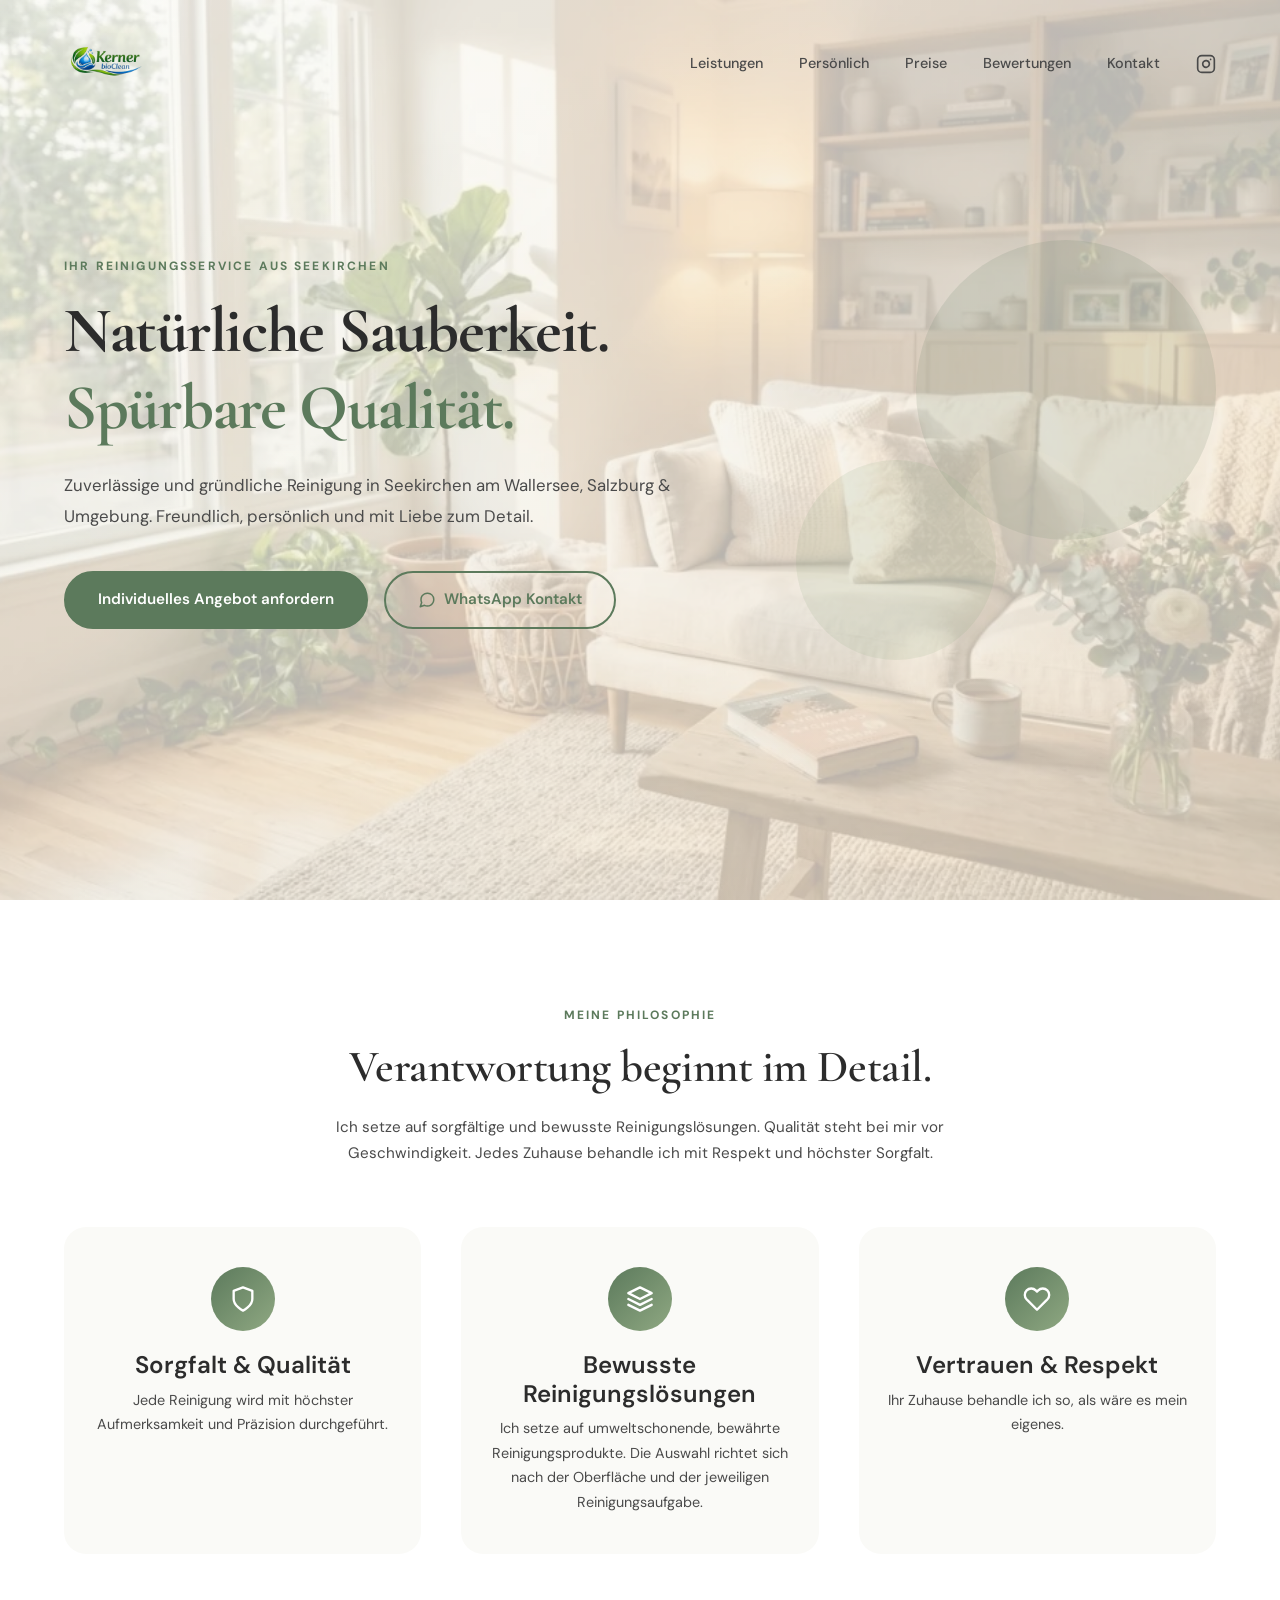
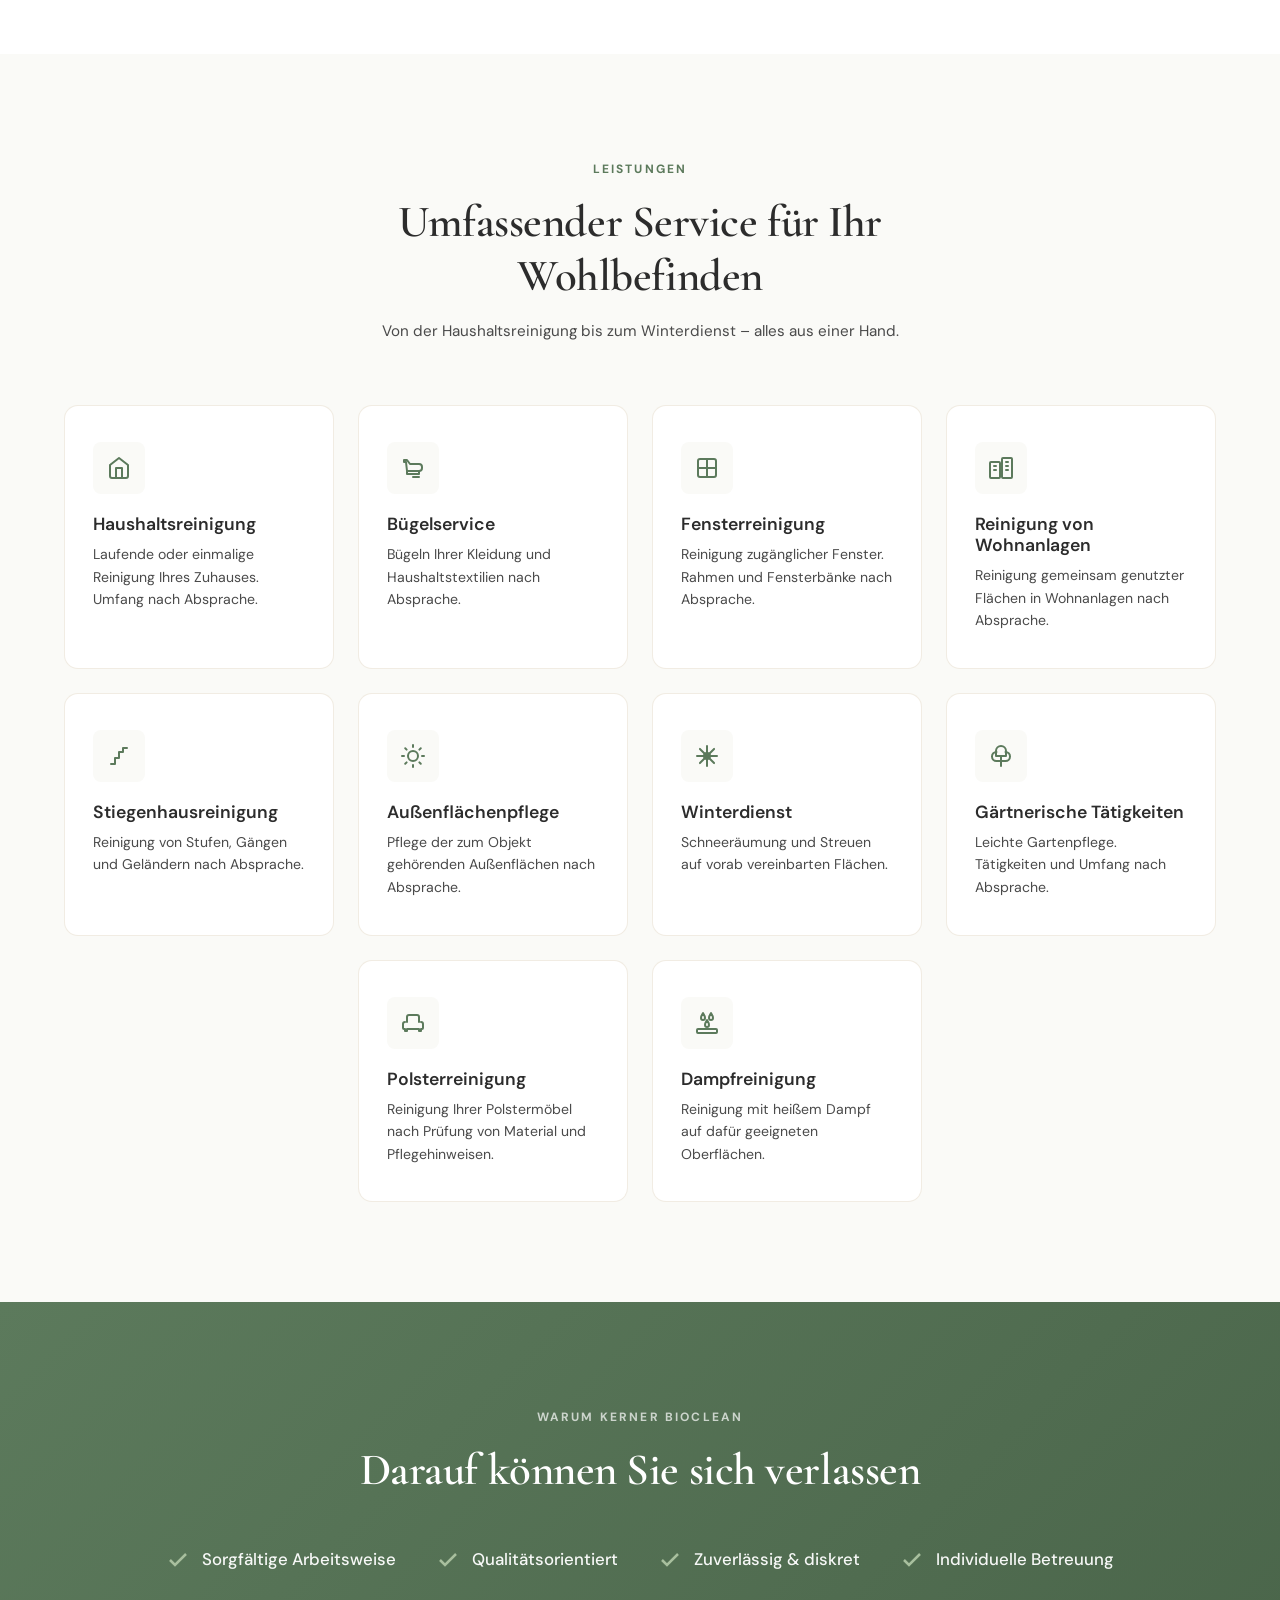
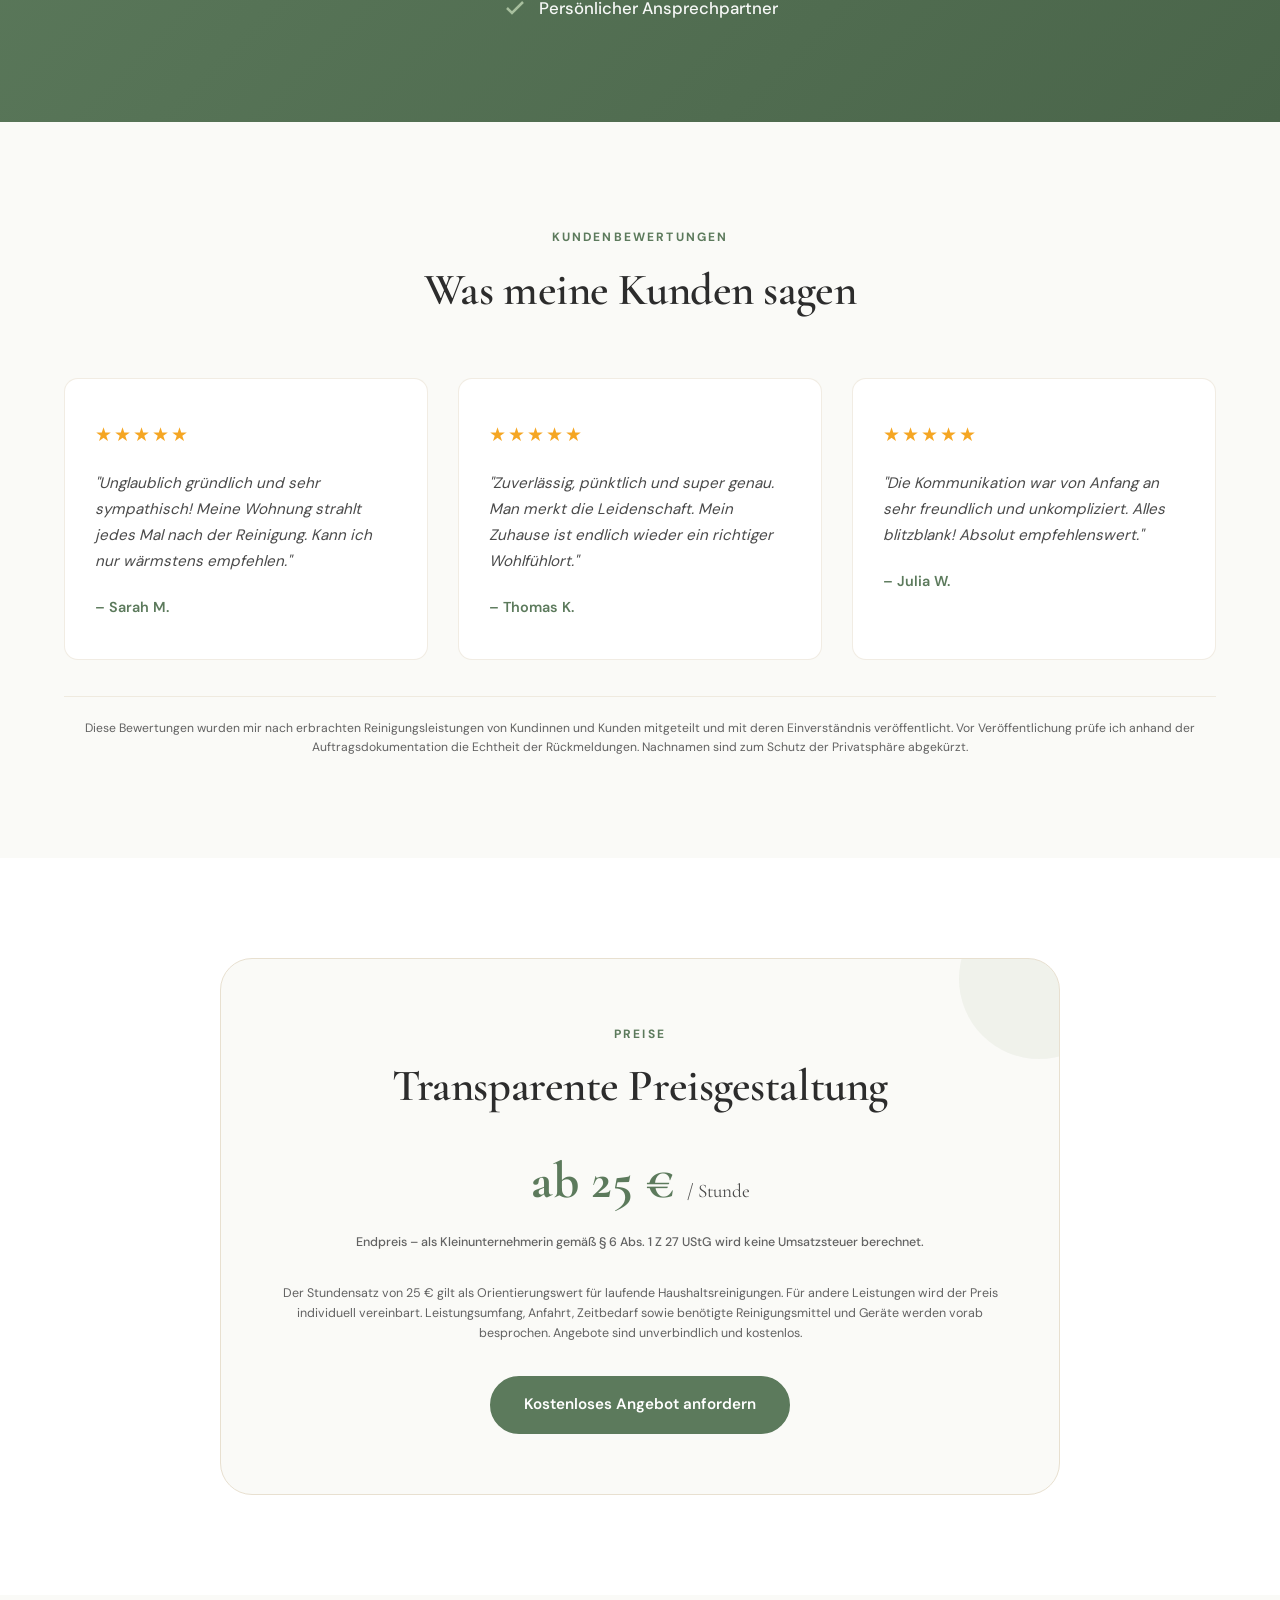
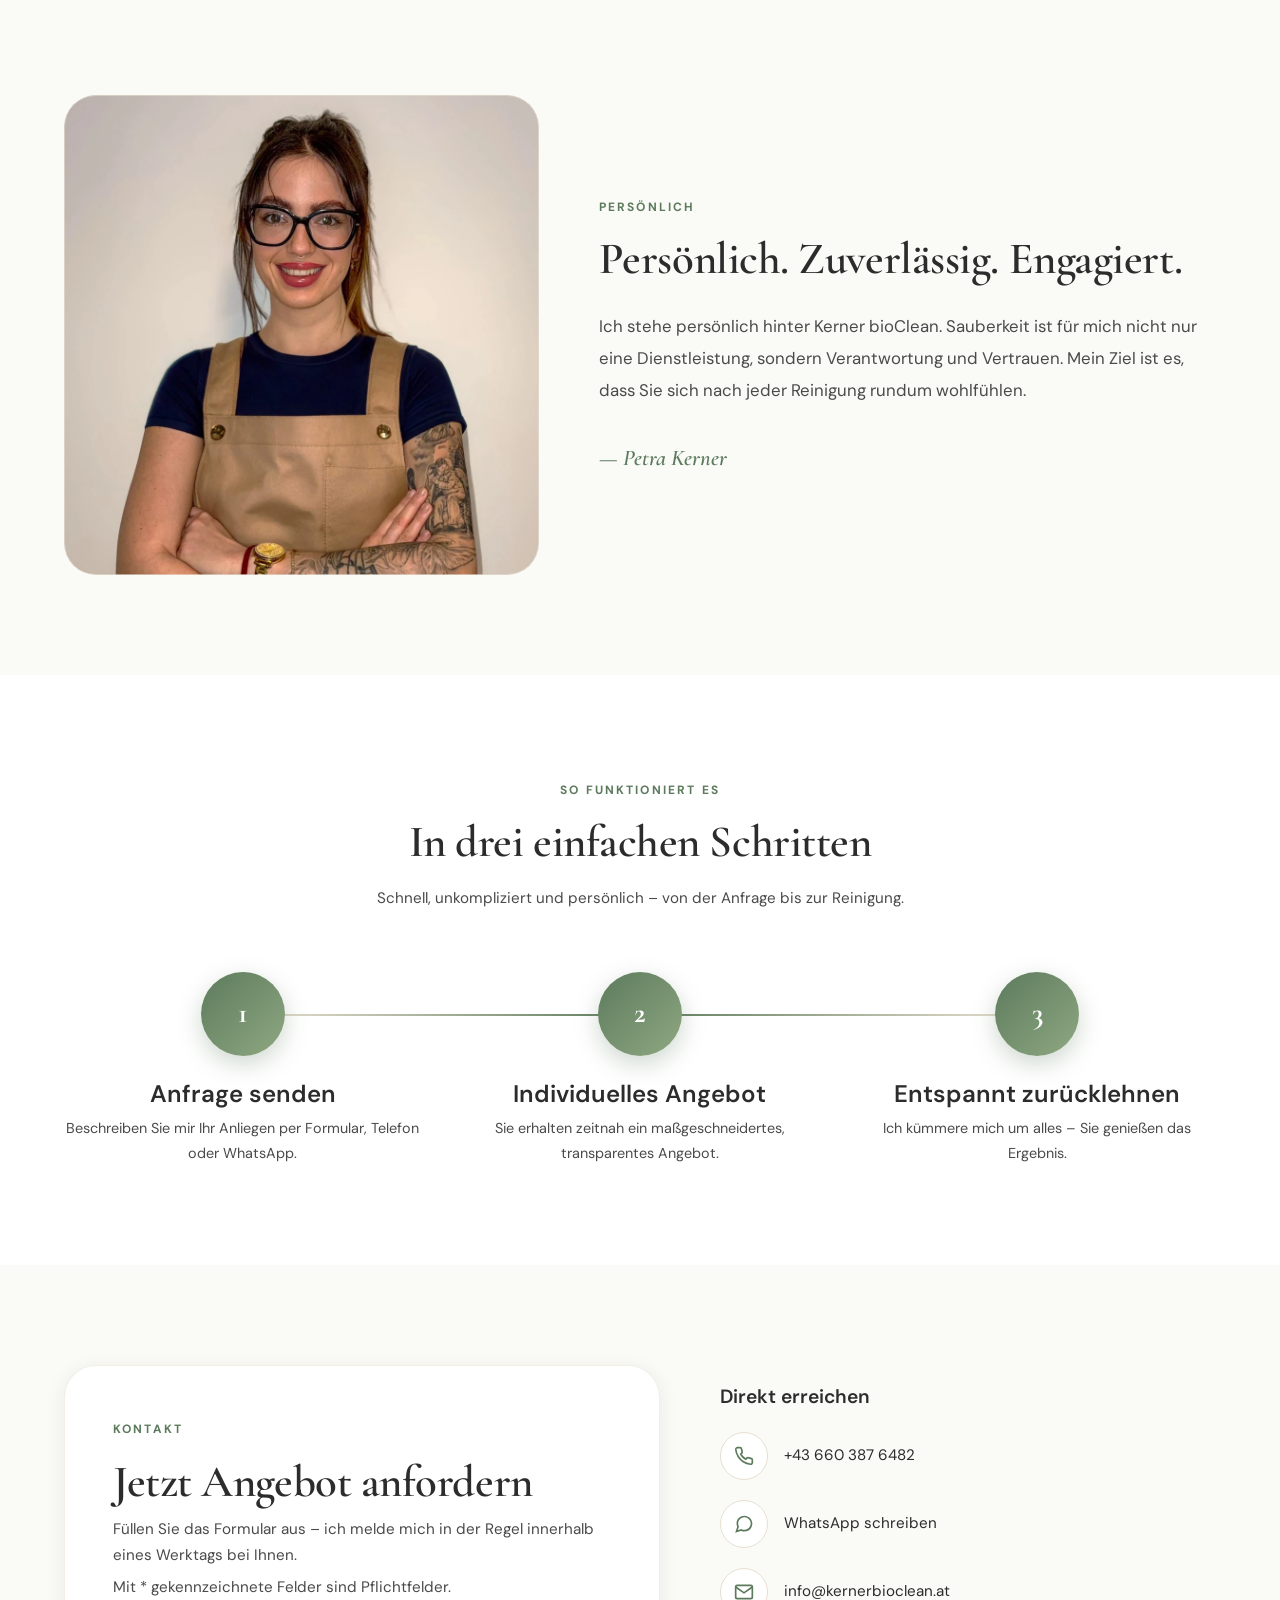
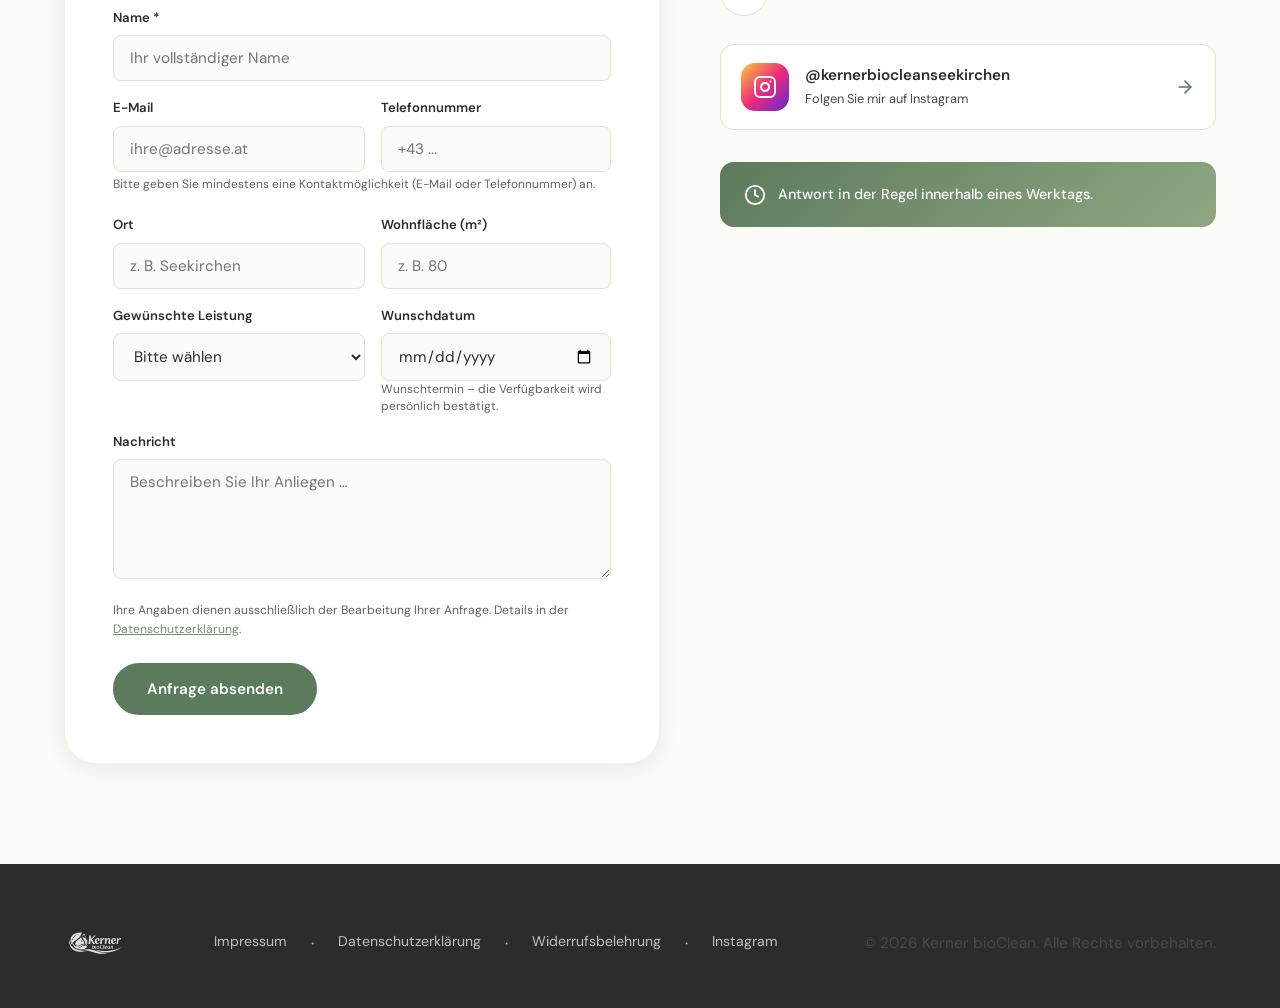
<file: index.html>
<!DOCTYPE html>
<html lang="de">

<head>
  <meta charset="UTF-8">
  <meta name="viewport" content="width=device-width, initial-scale=1.0">
  <title>Kerner BioClean | Zuverlässige Reinigung in Salzburg</title>
  <link rel="icon" type="image/png" href="Logo-ohneText.png" sizes="192x192">
  <link rel="apple-touch-icon" href="Logo-ohneText.png">
  <meta name="description" content="Persönlicher Reinigungsservice aus Seekirchen am Wallersee für Salzburg &amp; Umgebung. Haushalts- und Fensterreinigung – jetzt kostenloses Angebot anfordern.">
  <meta name="referrer" content="strict-origin-when-cross-origin">
  <link rel="stylesheet" href="style.min.css?v=3">
  <link rel="canonical" href="https://www.kernerbioclean.at/">
  <meta property="og:type" content="website">
  <meta property="og:locale" content="de_AT">
  <meta property="og:site_name" content="Kerner bioClean">
  <meta property="og:title" content="Kerner BioClean | Zuverlässige Reinigung in Salzburg">
  <meta property="og:description" content="Persönlicher Reinigungsservice aus Seekirchen am Wallersee für Salzburg &amp; Umgebung. Haushalts- und Fensterreinigung – jetzt kostenloses Angebot anfordern.">
  <meta property="og:url" content="https://www.kernerbioclean.at/">
  <meta property="og:image" content="https://www.kernerbioclean.at/social-preview.png">
  <meta property="og:image:width" content="1200">
  <meta property="og:image:height" content="630">
  <meta property="og:image:alt" content="Kerner bioClean – Reinigungsservice in Salzburg">
  <meta name="twitter:card" content="summary_large_image">
  <meta name="twitter:title" content="Kerner BioClean | Zuverlässige Reinigung in Salzburg">
  <meta name="twitter:description" content="Persönlicher Reinigungsservice aus Seekirchen am Wallersee für Salzburg &amp; Umgebung. Haushalts- und Fensterreinigung – jetzt kostenloses Angebot anfordern.">
  <meta name="twitter:image" content="https://www.kernerbioclean.at/social-preview.png">
  <script type="application/ld+json">
{
  "@context": "https://schema.org",
  "@type": "LocalBusiness",
  "@id": "https://www.kernerbioclean.at/#unternehmen",
  "name": "Kerner bioClean",
  "url": "https://www.kernerbioclean.at/",
  "description": "Persönlicher Reinigungsservice aus Seekirchen am Wallersee für Salzburg & Umgebung. Haushalts- und Fensterreinigung – jetzt kostenloses Angebot anfordern.",
  "telephone": "+43 660 387 6482",
  "email": "info@kernerbioclean.at",
  "image": "https://www.kernerbioclean.at/social-preview.png",
  "logo": "https://www.kernerbioclean.at/Logo.png",
  "address": {
    "@type": "PostalAddress",
    "streetAddress": "Arnogasse 17/11",
    "postalCode": "5201",
    "addressLocality": "Seekirchen am Wallersee",
    "addressCountry": "AT"
  },
  "areaServed": "Salzburg und Umgebung",
  "sameAs": [
    "https://www.instagram.com/kernerbiocleanseekirchen/"
  ]
}
  </script>
  <link rel="preload" as="image" href="Hintergrund-Image.webp" fetchpriority="high">
  <link rel="preload" as="font" href="fonts/cormorant-garamond-normal-400-latin.woff2" type="font/woff2" crossorigin>
  <link rel="preload" as="font" href="fonts/dm-sans-normal-400-latin.woff2" type="font/woff2" crossorigin>
</head>

<body class="no-js">
  <a href="#hauptinhalt" class="skip-link">Zum Hauptinhalt springen</a>

  <!-- ======================== NAVIGATION ======================== -->
  <nav class="navbar" id="navbar">
    <div class="container">
      <a href="#" class="logo"><img src="Logo.webp" width="500" height="500" decoding="async" alt="Kerner bioClean" class="logo-img"></a>
      <ul class="nav-links" id="navLinks">
        <li><a href="#leistungen">Leistungen</a></li>
        <li><a href="#persoenlich">Persönlich</a></li>
        <li><a href="#preise">Preise</a></li>
        <li><a href="#bewertungen">Bewertungen</a></li>
        <li><a href="#kontakt">Kontakt</a></li>
        <li><a href="https://www.instagram.com/kernerbiocleanseekirchen/" target="_blank" rel="noopener"
            aria-label="Instagram">
            <svg aria-hidden="true" focusable="false" width="20" height="20" viewBox="0 0 24 24" fill="none" stroke="currentColor" stroke-width="2"
              stroke-linecap="round" stroke-linejoin="round">
              <rect x="2" y="2" width="20" height="20" rx="5" ry="5" />
              <path d="M16 11.37A4 4 0 1 1 12.63 8 4 4 0 0 1 16 11.37z" />
              <line x1="17.5" y1="6.5" x2="17.51" y2="6.5" />
            </svg>
          </a></li>
      </ul>
      <button class="menu-toggle" id="menuToggle" aria-label="Menü öffnen" aria-expanded="false" aria-controls="navLinks">
        <span></span><span></span><span></span>
      </button>
    </div>
  </nav>

  <main id="hauptinhalt" tabindex="-1">
    <!-- ======================== HERO ======================== -->
    <section class="hero" id="hero">
      <div class="container">
        <div class="hero-content reveal">
          <span class="section-label">Ihr Reinigungsservice aus Seekirchen</span>
          <h1>Natürliche Sauberkeit.<br><em>Spürbare Qualität.</em></h1>
          <p>Zuverlässige und gründliche Reinigung in Seekirchen am Wallersee, Salzburg &amp; Umgebung. Freundlich, persönlich und mit Liebe zum Detail.</p>
          <div class="hero-buttons">
            <a href="#kontakt" class="btn btn-primary">Individuelles Angebot anfordern</a>
            <a href="https://wa.me/436603876482" target="_blank" rel="noopener" class="btn btn-outline">
              <svg aria-hidden="true" focusable="false" width="18" height="18" viewBox="0 0 24 24" fill="none" stroke="currentColor" stroke-width="2"
                stroke-linecap="round" stroke-linejoin="round">
                <path
                  d="M21 11.5a8.38 8.38 0 0 1-.9 3.8 8.5 8.5 0 0 1-7.6 4.7 8.38 8.38 0 0 1-3.8-.9L3 21l1.9-5.7a8.38 8.38 0 0 1-.9-3.8 8.5 8.5 0 0 1 4.7-7.6 8.38 8.38 0 0 1 3.8-.9h.5a8.48 8.48 0 0 1 8 8v.5z" />
              </svg>
              WhatsApp Kontakt
            </a>
          </div>
        </div>
      </div>
      <div class="hero-decoration" aria-hidden="true">
        <div class="hero-circle"></div>
        <div class="hero-circle"></div>
        <div class="hero-circle"></div>
      </div>
    </section>

    <!-- ======================== PHILOSOPHIE ======================== -->
    <section id="philosophie">
      <div class="container">
        <div class="philosophy-content reveal">
          <span class="section-label">Meine Philosophie</span>
          <h2>Verantwortung beginnt im Detail.</h2>
          <p>Ich setze auf sorgfältige und bewusste Reinigungslösungen. Qualität steht bei mir vor Geschwindigkeit. Jedes
            Zuhause behandle ich mit Respekt und höchster Sorgfalt.</p>
        </div>
        <div class="philosophy-features stagger">
          <!-- Feature 1 -->
          <div class="philosophy-feature reveal">
            <div class="icon-wrapper">
              <svg aria-hidden="true" focusable="false" viewBox="0 0 24 24">
                <path d="M12 22s8-4 8-10V5l-8-3-8 3v7c0 6 8 10 8 10z" />
              </svg>
            </div>
            <h3>Sorgfalt &amp; Qualität</h3>
            <p>Jede Reinigung wird mit höchster Aufmerksamkeit und Präzision durchgeführt.</p>
          </div>
          <!-- Feature 2 -->
          <div class="philosophy-feature reveal">
            <div class="icon-wrapper">
              <svg aria-hidden="true" focusable="false" viewBox="0 0 24 24">
                <path d="M12 2L2 7l10 5 10-5-10-5z" />
                <path d="M2 17l10 5 10-5" />
                <path d="M2 12l10 5 10-5" />
              </svg>
            </div>
            <h3>Bewusste Reinigungslösungen</h3>
            <p>Ich setze auf umweltschonende, bewährte Reinigungsprodukte. Die Auswahl richtet sich nach der Oberfläche und der jeweiligen Reinigungsaufgabe.</p>
          </div>
          <!-- Feature 3 -->
          <div class="philosophy-feature reveal">
            <div class="icon-wrapper">
              <svg aria-hidden="true" focusable="false" viewBox="0 0 24 24">
                <path
                  d="M20.84 4.61a5.5 5.5 0 0 0-7.78 0L12 5.67l-1.06-1.06a5.5 5.5 0 0 0-7.78 7.78l1.06 1.06L12 21.23l7.78-7.78 1.06-1.06a5.5 5.5 0 0 0 0-7.78z" />
              </svg>
            </div>
            <h3>Vertrauen &amp; Respekt</h3>
            <p>Ihr Zuhause behandle ich so, als wäre es mein eigenes.</p>
          </div>
        </div>
      </div>
    </section>

    <!-- ======================== LEISTUNGEN ======================== -->
    <section id="leistungen">
      <div class="container">
        <div class="services-header reveal">
          <span class="section-label">Leistungen</span>
          <h2>Umfassender Service für Ihr Wohlbefinden</h2>
          <p>Von der Haushaltsreinigung bis zum Winterdienst – alles aus einer Hand.</p>
        </div>
        <div class="services-grid stagger">
          <!-- 1. Haushaltsreinigung -->
          <div class="service-card reveal">
            <div class="icon-wrapper">
              <svg aria-hidden="true" focusable="false" viewBox="0 0 24 24">
                <path d="M3 9l9-7 9 7v11a2 2 0 0 1-2 2H5a2 2 0 0 1-2-2z" />
                <polyline points="9 22 9 12 15 12 15 22" />
              </svg>
            </div>
            <h3>Haushaltsreinigung</h3>
            <p>Laufende oder einmalige Reinigung Ihres Zuhauses. Umfang nach Absprache.</p>
          </div>
          <!-- 2. Bügelservice -->
          <div class="service-card reveal">
            <div class="icon-wrapper">
              <svg aria-hidden="true" focusable="false" viewBox="0 0 24 24">
                <path d="M6 15h12a3 3 0 0 0 3-3v-1a3 3 0 0 0-3-3H9L6 4H3v2h2l1 9Z" />
                <path d="M6 15v3h12v-3" />
                <path d="M12 21h6" />
              </svg>
            </div>
            <h3>Bügelservice</h3>
            <p>Bügeln Ihrer Kleidung und Haushaltstextilien nach Absprache.</p>
          </div>
          <!-- 3. Fensterreinigung -->
          <div class="service-card reveal">
            <div class="icon-wrapper">
              <svg aria-hidden="true" focusable="false" viewBox="0 0 24 24">
                <rect x="3" y="3" width="18" height="18" rx="2" ry="2" />
                <line x1="12" y1="3" x2="12" y2="21" />
                <line x1="3" y1="12" x2="21" y2="12" />
              </svg>
            </div>
            <h3>Fensterreinigung</h3>
            <p>Reinigung zugänglicher Fenster. Rahmen und Fensterbänke nach Absprache.</p>
          </div>
          <!-- 4. Reinigung von Wohnanlagen -->
          <div class="service-card reveal">
            <div class="icon-wrapper">
              <svg aria-hidden="true" focusable="false" viewBox="0 0 24 24">
                <rect x="1" y="6" width="10" height="16" rx="1" />
                <rect x="13" y="2" width="10" height="20" rx="1" />
                <line x1="5" y1="10" x2="7" y2="10" />
                <line x1="5" y1="14" x2="7" y2="14" />
                <line x1="17" y1="6" x2="19" y2="6" />
                <line x1="17" y1="10" x2="19" y2="10" />
                <line x1="17" y1="14" x2="19" y2="14" />
              </svg>
            </div>
            <h3>Reinigung von Wohnanlagen</h3>
            <p>Reinigung gemeinsam genutzter Flächen in Wohnanlagen nach Absprache.</p>
          </div>
          <!-- 5. Stiegenhausreinigung -->
          <div class="service-card reveal">
            <div class="icon-wrapper">
              <svg aria-hidden="true" focusable="false" viewBox="0 0 24 24">
                <polyline points="4 20 8 20 8 14 12 14 12 8 16 8 16 4 20 4" />
              </svg>
            </div>
            <h3>Stiegenhausreinigung</h3>
            <p>Reinigung von Stufen, Gängen und Geländern nach Absprache.</p>
          </div>
          <!-- 6. Außenflächenpflege -->
          <div class="service-card reveal">
            <div class="icon-wrapper">
              <svg aria-hidden="true" focusable="false" viewBox="0 0 24 24">
                <circle cx="12" cy="12" r="5" />
                <line x1="12" y1="1" x2="12" y2="3" />
                <line x1="12" y1="21" x2="12" y2="23" />
                <line x1="4.22" y1="4.22" x2="5.64" y2="5.64" />
                <line x1="18.36" y1="18.36" x2="19.78" y2="19.78" />
                <line x1="1" y1="12" x2="3" y2="12" />
                <line x1="21" y1="12" x2="23" y2="12" />
                <line x1="4.22" y1="19.78" x2="5.64" y2="18.36" />
                <line x1="18.36" y1="5.64" x2="19.78" y2="4.22" />
              </svg>
            </div>
            <h3>Außenflächenpflege</h3>
            <p>Pflege der zum Objekt gehörenden Außenflächen nach Absprache.</p>
          </div>
          <!-- 7. Winterdienst -->
          <div class="service-card reveal">
            <div class="icon-wrapper">
              <svg aria-hidden="true" focusable="false" viewBox="0 0 24 24">
                <line x1="12" y1="2" x2="12" y2="22" />
                <line x1="2" y1="12" x2="22" y2="12" />
                <line x1="4.93" y1="4.93" x2="19.07" y2="19.07" />
                <line x1="19.07" y1="4.93" x2="4.93" y2="19.07" />
                <circle cx="12" cy="12" r="3" />
              </svg>
            </div>
            <h3>Winterdienst</h3>
            <p>Schneeräumung und Streuen auf vorab vereinbarten Flächen.</p>
          </div>
          <!-- 8. Gärtnerische Tätigkeiten -->
          <div class="service-card reveal">
            <div class="icon-wrapper">
              <svg aria-hidden="true" focusable="false" viewBox="0 0 24 24">
                <path d="M12 22V12" />
                <path d="M7.5 8C5 8 3 10 3 12.5S5 17 7.5 17H12" />
                <path d="M16.5 8C19 8 21 10 21 12.5S19 17 16.5 17H12" />
                <path d="M12 2a5 5 0 0 0-5 5v5h10V7a5 5 0 0 0-5-5z" />
              </svg>
            </div>
            <h3>Gärtnerische Tätigkeiten</h3>
            <p>Leichte Gartenpflege. Tätigkeiten und Umfang nach Absprache.</p>
          </div>
          <!-- 9. Polsterreinigung -->
          <div class="service-card reveal">
            <div class="icon-wrapper">
              <svg aria-hidden="true" focusable="false" viewBox="0 0 24 24">
                <path d="M4 11a2 2 0 0 0-2 2v4a1 1 0 0 0 1 1h1v2h2v-2h12v2h2v-2h1a1 1 0 0 0 1-1v-4a2 2 0 0 0-2-2" />
                <path d="M6 11V6a2 2 0 0 1 2-2h8a2 2 0 0 1 2 2v5" />
              </svg>
            </div>
            <h3>Polsterreinigung</h3>
            <p>Reinigung Ihrer Polstermöbel nach Prüfung von Material und Pflegehinweisen.</p>
          </div>
          <!-- 10. Dampfreinigung -->
          <div class="service-card reveal">
            <div class="icon-wrapper">
              <svg aria-hidden="true" focusable="false" viewBox="0 0 24 24">
                <path d="M8 2c0 0-2 3-2 5a2 2 0 0 0 4 0C10 5 8 2 8 2z" />
                <path d="M16 2c0 0-2 3-2 5a2 2 0 0 0 4 0C18 5 16 2 16 2z" />
                <path d="M12 9c0 0-2 3-2 5a2 2 0 0 0 4 0C14 12 12 9 12 9z" />
                <rect x="2" y="18" width="20" height="4" rx="1" />
              </svg>
            </div>
            <h3>Dampfreinigung</h3>
            <p>Reinigung mit heißem Dampf auf dafür geeigneten Oberflächen.</p>
          </div>
        </div>
      </div>
    </section>

    <!-- ======================== VERTRAUEN ======================== -->
    <section id="vertrauen">
      <div class="container">
        <div class="trust-content reveal">
          <span class="section-label">Warum Kerner BioClean</span>
          <h2>Darauf können Sie sich verlassen</h2>
          <div class="trust-list stagger">
            <div class="trust-item reveal">
              <svg aria-hidden="true" focusable="false" viewBox="0 0 24 24">
                <polyline points="20 6 9 17 4 12" />
              </svg>
              <span>Sorgfältige Arbeitsweise</span>
            </div>
            <div class="trust-item reveal">
              <svg aria-hidden="true" focusable="false" viewBox="0 0 24 24">
                <polyline points="20 6 9 17 4 12" />
              </svg>
              <span>Qualitätsorientiert</span>
            </div>
            <div class="trust-item reveal">
              <svg aria-hidden="true" focusable="false" viewBox="0 0 24 24">
                <polyline points="20 6 9 17 4 12" />
              </svg>
              <span>Zuverlässig &amp; diskret</span>
            </div>
            <div class="trust-item reveal">
              <svg aria-hidden="true" focusable="false" viewBox="0 0 24 24">
                <polyline points="20 6 9 17 4 12" />
              </svg>
              <span>Individuelle Betreuung</span>
            </div>
            <div class="trust-item reveal">
              <svg aria-hidden="true" focusable="false" viewBox="0 0 24 24">
                <polyline points="20 6 9 17 4 12" />
              </svg>
              <span>Persönlicher Ansprechpartner</span>
            </div>
          </div>
        </div>
      </div>
    </section>

    <!-- ======================== BEWERTUNGEN ======================== -->
    <section id="bewertungen">
      <div class="container">
        <div class="reviews-header reveal">
          <span class="section-label">Kundenbewertungen</span>
          <h2>Was meine Kunden sagen</h2>
        </div>
        <div class="reviews-grid stagger">
          <!-- Review 1 -->
          <div class="review-card reveal">
            <div class="stars" role="img" aria-label="Bewertung: 5 von 5 Sternen">★★★★★</div>
            <p>"Unglaublich gründlich und sehr sympathisch! Meine Wohnung strahlt jedes Mal nach der Reinigung. Kann ich nur wärmstens empfehlen."</p>
            <p class="review-author">– Sarah M.</p>
          </div>
          <!-- Review 2 -->
          <div class="review-card reveal">
            <div class="stars" role="img" aria-label="Bewertung: 5 von 5 Sternen">★★★★★</div>
            <p>"Zuverlässig, pünktlich und super genau. Man merkt die Leidenschaft. Mein Zuhause ist endlich wieder ein richtiger Wohlfühlort."</p>
            <p class="review-author">– Thomas K.</p>
          </div>
          <!-- Review 3 -->
          <div class="review-card reveal">
            <div class="stars" role="img" aria-label="Bewertung: 5 von 5 Sternen">★★★★★</div>
            <p>"Die Kommunikation war von Anfang an sehr freundlich und unkompliziert. Alles blitzblank! Absolut empfehlenswert."</p>
            <p class="review-author">– Julia W.</p>
          </div>
        </div>
        <p class="reviews-note reveal">
          Diese Bewertungen wurden mir nach erbrachten Reinigungsleistungen von Kundinnen und Kunden mitgeteilt und mit deren Einverständnis veröffentlicht. Vor Veröffentlichung prüfe ich anhand der Auftragsdokumentation die Echtheit der Rückmeldungen. Nachnamen sind zum Schutz der Privatsphäre abgekürzt.
        </p>
      </div>
    </section>

    <!-- ======================== PREISE ======================== -->
    <section id="preise">
      <div class="container">
        <div class="pricing-card reveal">
          <span class="section-label">Preise</span>
          <h2>Transparente Preisgestaltung</h2>
          <div class="pricing-amount">ab 25 € <span>/ Stunde</span></div>
          <p class="pricing-note">Endpreis – als Kleinunternehmerin gemäß § 6 Abs. 1 Z 27 UStG wird keine Umsatzsteuer berechnet.</p>
          <p class="pricing-desc">Der Stundensatz von 25 € gilt als Orientierungswert für laufende Haushaltsreinigungen. Für andere Leistungen wird der Preis individuell vereinbart. Leistungsumfang, Anfahrt, Zeitbedarf sowie benötigte Reinigungsmittel und Geräte werden vorab besprochen. Angebote sind unverbindlich und kostenlos.</p>
          <a href="#kontakt" class="btn btn-primary">Kostenloses Angebot anfordern</a>
        </div>
      </div>
    </section>

    <!-- ======================== PERSÖNLICH ======================== -->
    <section id="persoenlich">
      <div class="container">
        <div class="personal-grid">
          <div class="personal-image reveal">
            <img src="Person.webp" width="1000" height="1140" alt="Petra Kerner, Ihre persönliche Ansprechpartnerin bei Kerner bioClean" loading="lazy" decoding="async">
          </div>
          <div class="personal-text reveal">
            <span class="section-label">Persönlich</span>
            <h2>Persönlich. Zuverlässig. Engagiert.</h2>
            <p>Ich stehe persönlich hinter Kerner bioClean. Sauberkeit ist für mich nicht nur eine Dienstleistung, sondern
              Verantwortung und Vertrauen. Mein Ziel ist es, dass Sie sich nach jeder Reinigung rundum wohlfühlen.</p>
            <span class="signature">— Petra Kerner</span>
          </div>
        </div>
      </div>
    </section>

    <!-- ======================== ABLAUF ======================== -->
    <section id="ablauf">
      <div class="container">
        <div class="process-header reveal">
          <span class="section-label">So funktioniert es</span>
          <h2>In drei einfachen Schritten</h2>
          <p>Schnell, unkompliziert und persönlich – von der Anfrage bis zur Reinigung.</p>
        </div>
        <div class="process-steps stagger">
          <div class="process-step reveal">
            <div class="step-number">1</div>
            <h3>Anfrage senden</h3>
            <p>Beschreiben Sie mir Ihr Anliegen per Formular, Telefon oder WhatsApp.</p>
          </div>
          <div class="process-step reveal">
            <div class="step-number">2</div>
            <h3>Individuelles Angebot</h3>
            <p>Sie erhalten zeitnah ein maßgeschneidertes, transparentes Angebot.</p>
          </div>
          <div class="process-step reveal">
            <div class="step-number">3</div>
            <h3>Entspannt zurücklehnen</h3>
            <p>Ich kümmere mich um alles – Sie genießen das Ergebnis.</p>
          </div>
        </div>
      </div>
    </section>

    <!-- ======================== KONTAKT ======================== -->
    <section id="kontakt">
      <div class="container">
        <div class="contact-grid">
          <!-- Form -->
          <div class="contact-form-wrapper reveal">
            <span class="section-label">Kontakt</span>
            <h2>Jetzt Angebot anfordern</h2>
            <p>Füllen Sie das Formular aus – ich melde mich in der Regel innerhalb eines Werktags bei Ihnen.</p>
            <p class="form-legend">Mit <span aria-hidden="true">*</span> gekennzeichnete Felder sind Pflichtfelder.</p>
            <form id="contactForm" action="https://formsubmit.co/hosefhabsi@gmail.com" method="POST">
              <!-- Formsubmit config -->
              <input type="hidden" name="_subject" value="Neue Anfrage über Kerner bioClean Website">
              <input type="hidden" name="_captcha" value="false">
              <input type="hidden" name="_next" value="https://www.kernerbioclean.at/danke.html">
              <input type="text" name="_honey" class="form-honeypot" tabindex="-1" autocomplete="off" aria-hidden="true">
              <div class="form-grid">
                <div class="form-group full-width">
                  <label for="name">Name *</label>
                  <input type="text" id="name" name="name" placeholder="Ihr vollständiger Name" autocomplete="name" maxlength="150" required aria-required="true">
                </div>
                <div class="form-group">
                  <label for="email">E-Mail</label>
                  <input type="email" id="email" name="email" placeholder="ihre@adresse.at" autocomplete="email" aria-describedby="contactHint contactError">
                </div>
                <div class="form-group">
                  <label for="phone">Telefonnummer</label>
                  <input type="tel" id="phone" name="phone" placeholder="+43 ..." autocomplete="tel" aria-describedby="contactHint contactError">
                </div>
                <div class="form-group full-width form-hint-group">
                  <p class="form-hint" id="contactHint">Bitte geben Sie mindestens eine Kontaktmöglichkeit (E-Mail oder Telefonnummer) an.</p>
                </div>
                <div class="form-group">
                  <label for="location">Ort</label>
                  <input type="text" id="location" name="location" placeholder="z. B. Seekirchen" autocomplete="address-level2" maxlength="150">
                </div>
                <div class="form-group">
                  <label for="area">Wohnfläche (m²)</label>
                  <input type="number" id="area" name="area" placeholder="z. B. 80" min="1" step="1" inputmode="numeric">
                </div>
                <div class="form-group">
                  <label for="service">Gewünschte Leistung</label>
                  <select id="service" name="service">
                    <option value="" disabled selected>Bitte wählen</option>
                    <option value="Haushaltsreinigung">Haushaltsreinigung</option>
                    <option value="Bügelservice">Bügelservice</option>
                    <option value="Fensterreinigung">Fensterreinigung</option>
                    <option value="Reinigung von Wohnanlagen">Reinigung von Wohnanlagen</option>
                    <option value="Stiegenhausreinigung">Stiegenhausreinigung</option>
                    <option value="Außenflächenpflege">Außenflächenpflege</option>
                    <option value="Winterdienst">Winterdienst</option>
                    <option value="Gärtnerische Tätigkeiten">Gärtnerische Tätigkeiten</option>
                    <option value="Polsterreinigung">Polsterreinigung</option>
                    <option value="Dampfreinigung">Dampfreinigung</option>
                  </select>
                </div>
                <div class="form-group">
                  <label for="date">Wunschdatum</label>
                  <input type="date" id="date" name="date" aria-describedby="dateHint">
                  <p class="form-hint" id="dateHint">Wunschtermin – die Verfügbarkeit wird persönlich bestätigt.</p>
                </div>
                <div class="form-group full-width">
                  <label for="message">Nachricht</label>
                  <textarea id="message" name="message" placeholder="Beschreiben Sie Ihr Anliegen …" maxlength="5000"></textarea>
                </div>
              </div>
              <div class="form-consent">
                <p class="form-privacy-note">
                  Ihre Angaben dienen ausschließlich der Bearbeitung Ihrer Anfrage. Details in der <a href="datenschutz.html" target="_blank" rel="noopener">Datenschutzerklärung</a>.
                </p>
              </div>
              <p id="contactError" class="form-error" role="alert" aria-live="polite"></p>
              <div class="form-submit">
                <button type="submit" class="btn btn-primary">Anfrage absenden</button>
              </div>
            </form>
          </div>
          <!-- Info sidebar -->
          <div class="contact-info reveal">
            <h3>Direkt erreichen</h3>
            <a href="tel:+436603876482" class="contact-detail">
              <div class="icon-circle">
                <svg aria-hidden="true" focusable="false" viewBox="0 0 24 24">
                  <path
                    d="M22 16.92v3a2 2 0 0 1-2.18 2 19.79 19.79 0 0 1-8.63-3.07 19.5 19.5 0 0 1-6-6 19.79 19.79 0 0 1-3.07-8.67A2 2 0 0 1 4.11 2h3a2 2 0 0 1 2 1.72 12.84 12.84 0 0 0 .7 2.81 2 2 0 0 1-.45 2.11L8.09 9.91a16 16 0 0 0 6 6l1.27-1.27a2 2 0 0 1 2.11-.45 12.84 12.84 0 0 0 2.81.7A2 2 0 0 1 22 16.92z" />
                </svg>
              </div>
              <span>+43 660 387 6482</span>
            </a>
            <a href="https://wa.me/436603876482" target="_blank" rel="noopener" class="contact-detail">
              <div class="icon-circle">
                <svg aria-hidden="true" focusable="false" viewBox="0 0 24 24">
                  <path
                    d="M21 11.5a8.38 8.38 0 0 1-.9 3.8 8.5 8.5 0 0 1-7.6 4.7 8.38 8.38 0 0 1-3.8-.9L3 21l1.9-5.7a8.38 8.38 0 0 1-.9-3.8 8.5 8.5 0 0 1 4.7-7.6 8.38 8.38 0 0 1 3.8-.9h.5a8.48 8.48 0 0 1 8 8v.5z" />
                </svg>
              </div>
              <span>WhatsApp schreiben</span>
            </a>
            <a href="mailto:info@kernerbioclean.at" class="contact-detail">
              <div class="icon-circle">
                <svg aria-hidden="true" focusable="false" viewBox="0 0 24 24">
                  <path d="M4 4h16c1.1 0 2 .9 2 2v12c0 1.1-.9 2-2 2H4c-1.1 0-2-.9-2-2V6c0-1.1.9-2 2-2z" />
                  <polyline points="22,6 12,13 2,6" />
                </svg>
              </div>
              <span>info@kernerbioclean.at</span>
            </a>
            <a href="https://www.instagram.com/kernerbiocleanseekirchen/" target="_blank" rel="noopener"
              class="instagram-cta">
              <span class="instagram-icon">
                <svg aria-hidden="true" focusable="false" viewBox="0 0 24 24" fill="none" stroke="currentColor" stroke-width="2" stroke-linecap="round"
                  stroke-linejoin="round">
                  <rect x="2" y="2" width="20" height="20" rx="5" ry="5" />
                  <path d="M16 11.37A4 4 0 1 1 12.63 8 4 4 0 0 1 16 11.37z" />
                  <line x1="17.5" y1="6.5" x2="17.51" y2="6.5" />
                </svg>
              </span>
              <span class="instagram-text">
                <strong>@kernerbiocleanseekirchen</strong>
                <small>Folgen Sie mir auf Instagram</small>
              </span>
              <svg aria-hidden="true" focusable="false" class="instagram-arrow" viewBox="0 0 24 24" fill="none" stroke="currentColor" stroke-width="2"
                stroke-linecap="round" stroke-linejoin="round">
                <line x1="5" y1="12" x2="19" y2="12" />
                <polyline points="12 5 19 12 12 19" />
              </svg>
            </a>
            <div class="response-note">
              <svg aria-hidden="true" focusable="false" viewBox="0 0 24 24">
                <circle cx="12" cy="12" r="10" />
                <polyline points="12 6 12 12 16 14" />
              </svg>
              <span>Antwort in der Regel innerhalb eines Werktags.</span>
            </div>
          </div>
        </div>
      </div>
    </section>
  </main>

  <!-- ======================== FOOTER ======================== -->
  <footer class="footer">
    <div class="container">
      <div class="footer-content">
        <div class="footer-brand">
          <a href="#" class="logo"><img src="Logo.webp" width="500" height="500" decoding="async" alt="Kerner bioClean" class="logo-img footer-logo-img"></a>
        </div>
        <div class="footer-links">
          <a href="impressum.html">Impressum</a>
          <span class="footer-divider">·</span>
          <a href="datenschutz.html">Datenschutzerklärung</a>
          <span class="footer-divider">·</span>
          <a href="widerruf.html">Widerrufsbelehrung</a>
          <span class="footer-divider">·</span>
          <a href="https://www.instagram.com/kernerbiocleanseekirchen/" target="_blank" rel="noopener">Instagram</a>
        </div>
        <p class="footer-copy">&copy; 2026 Kerner bioClean. Alle Rechte vorbehalten.</p>
      </div>
    </div>
  </footer>

  <script src="script.min.js?v=3" defer></script>
</body>

</html>
</file>
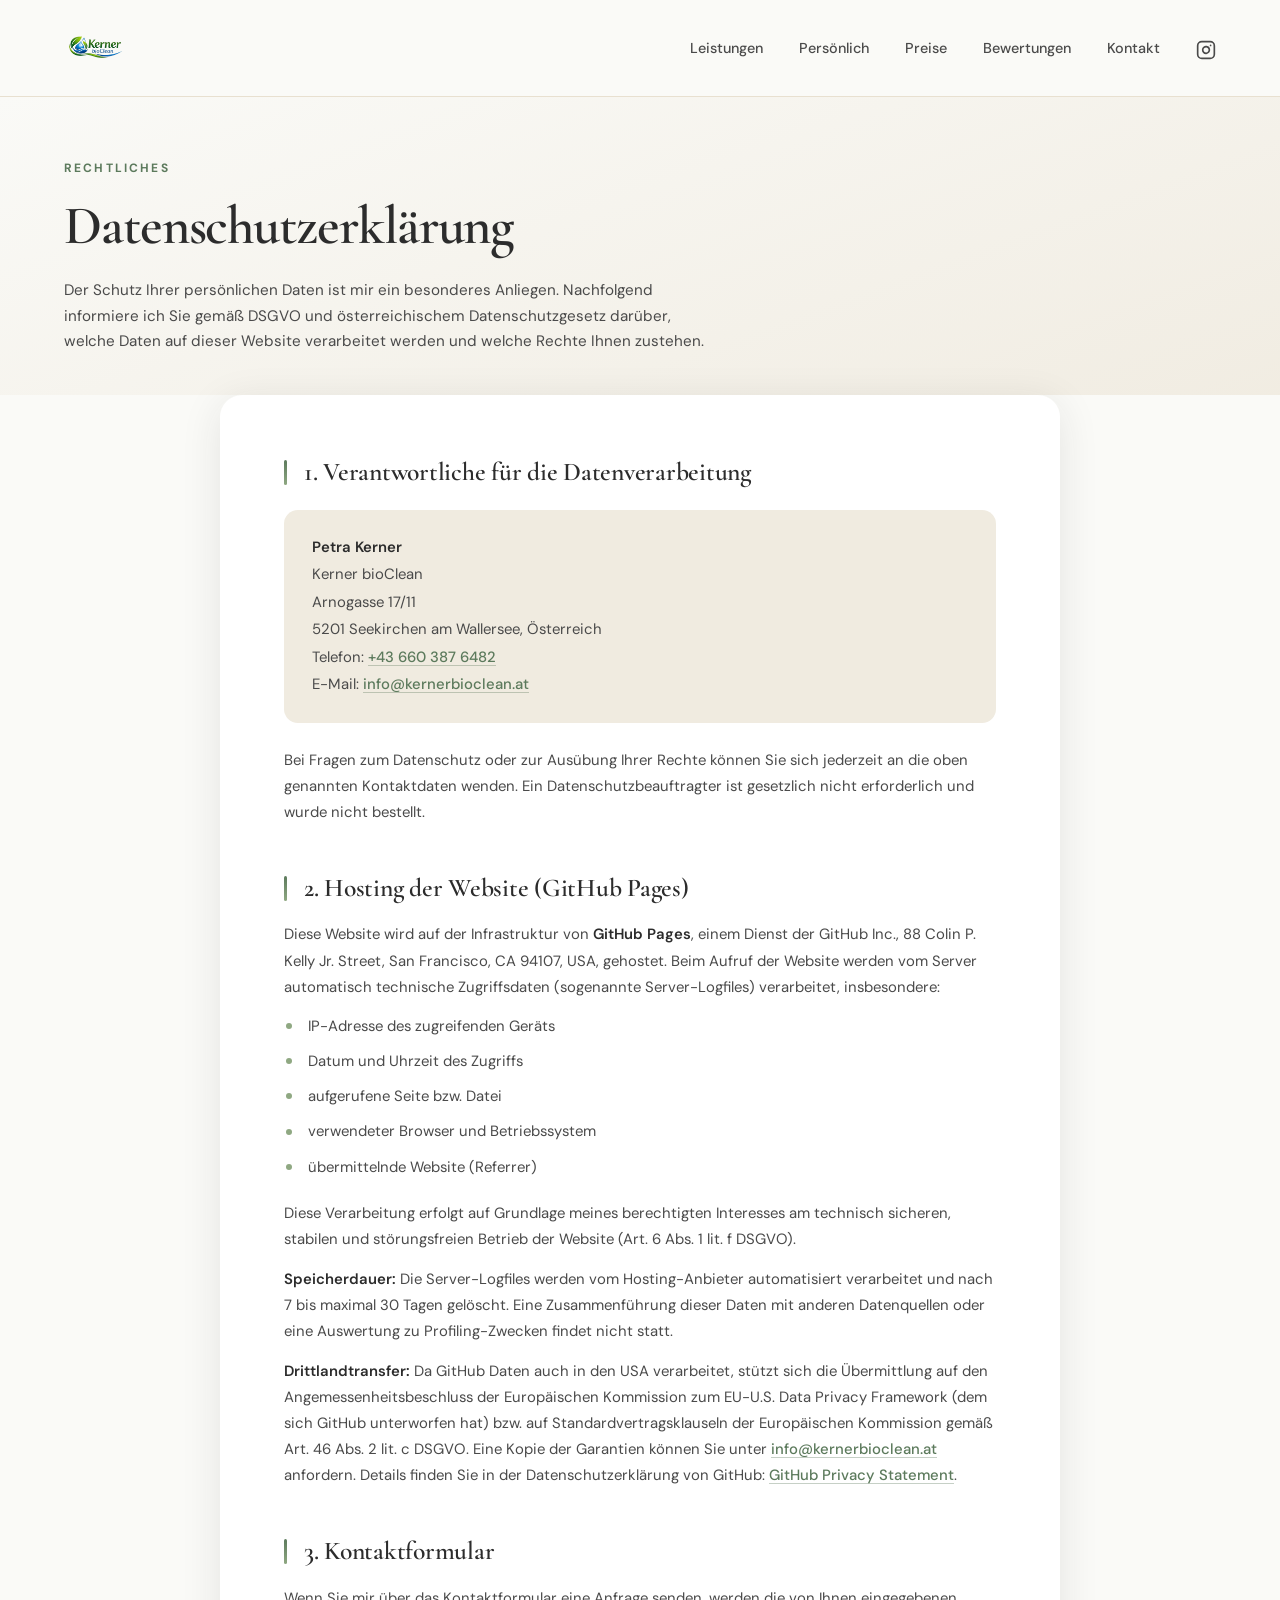
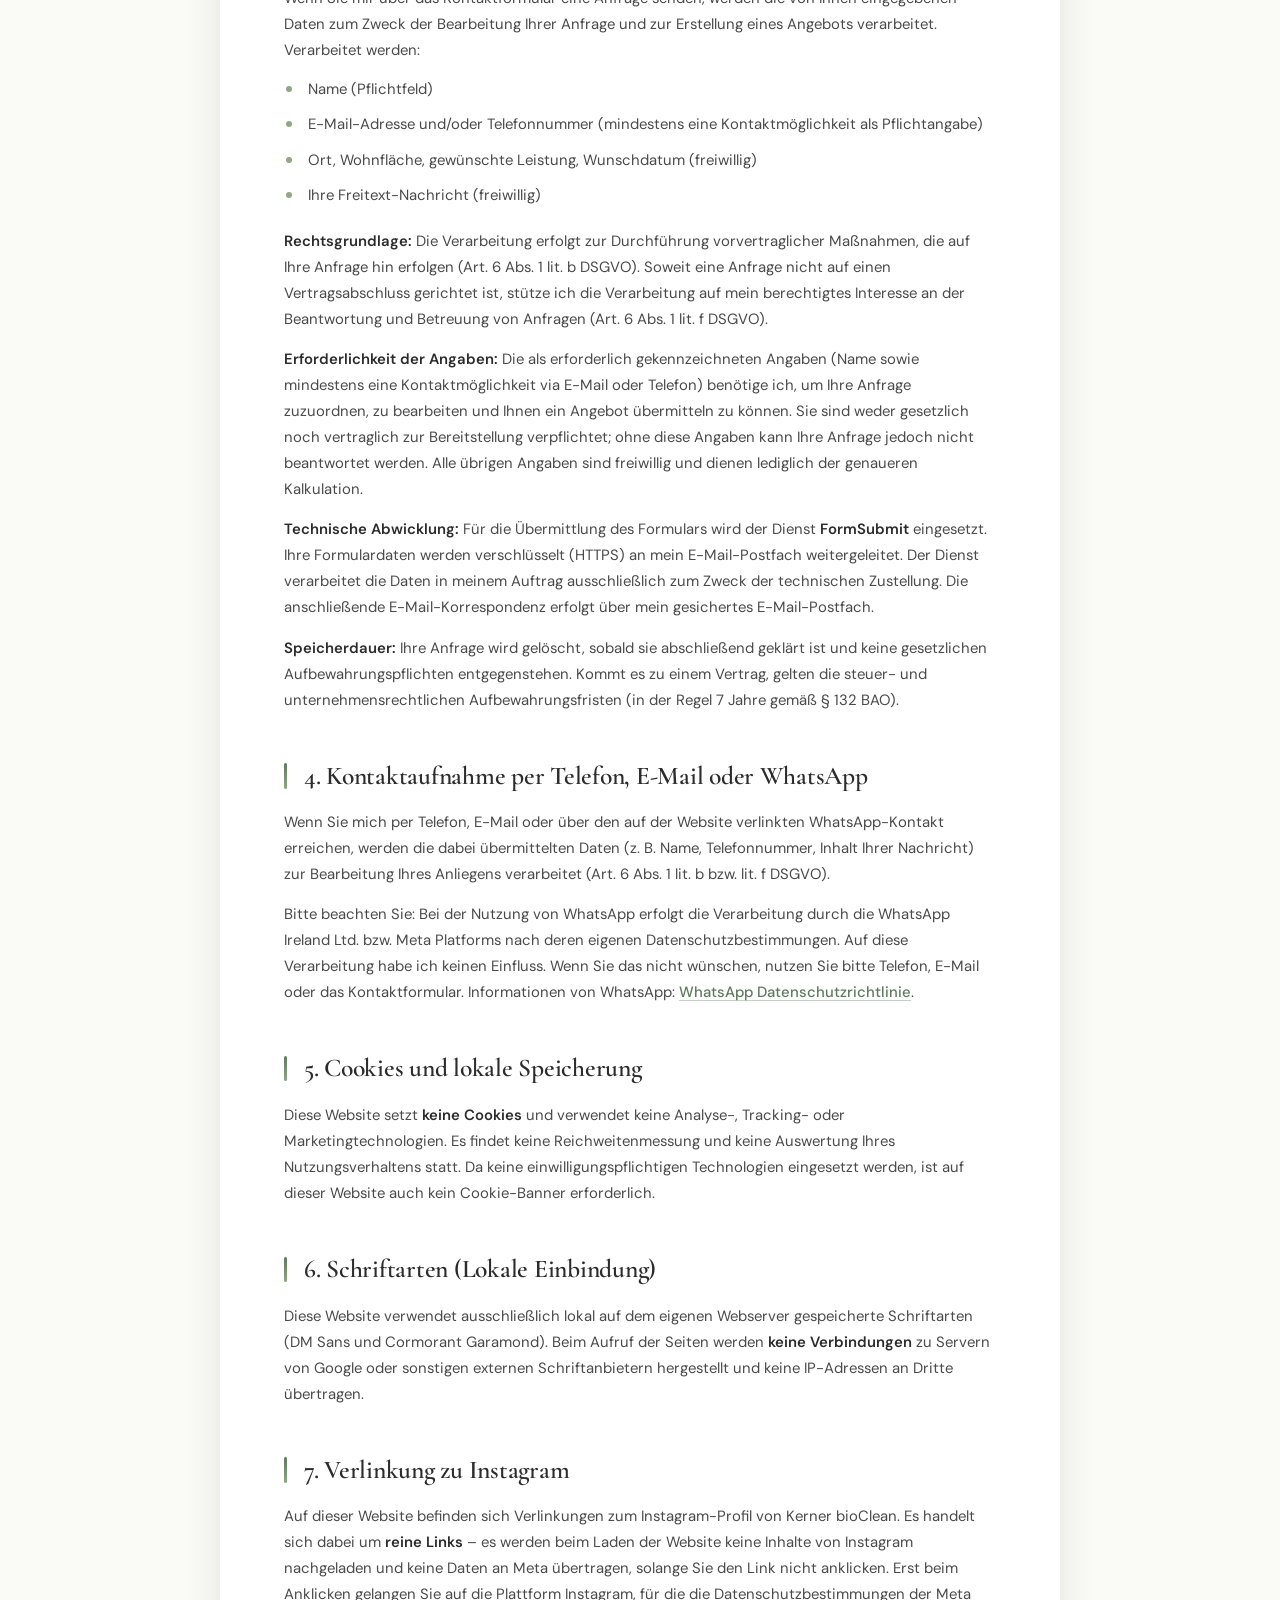
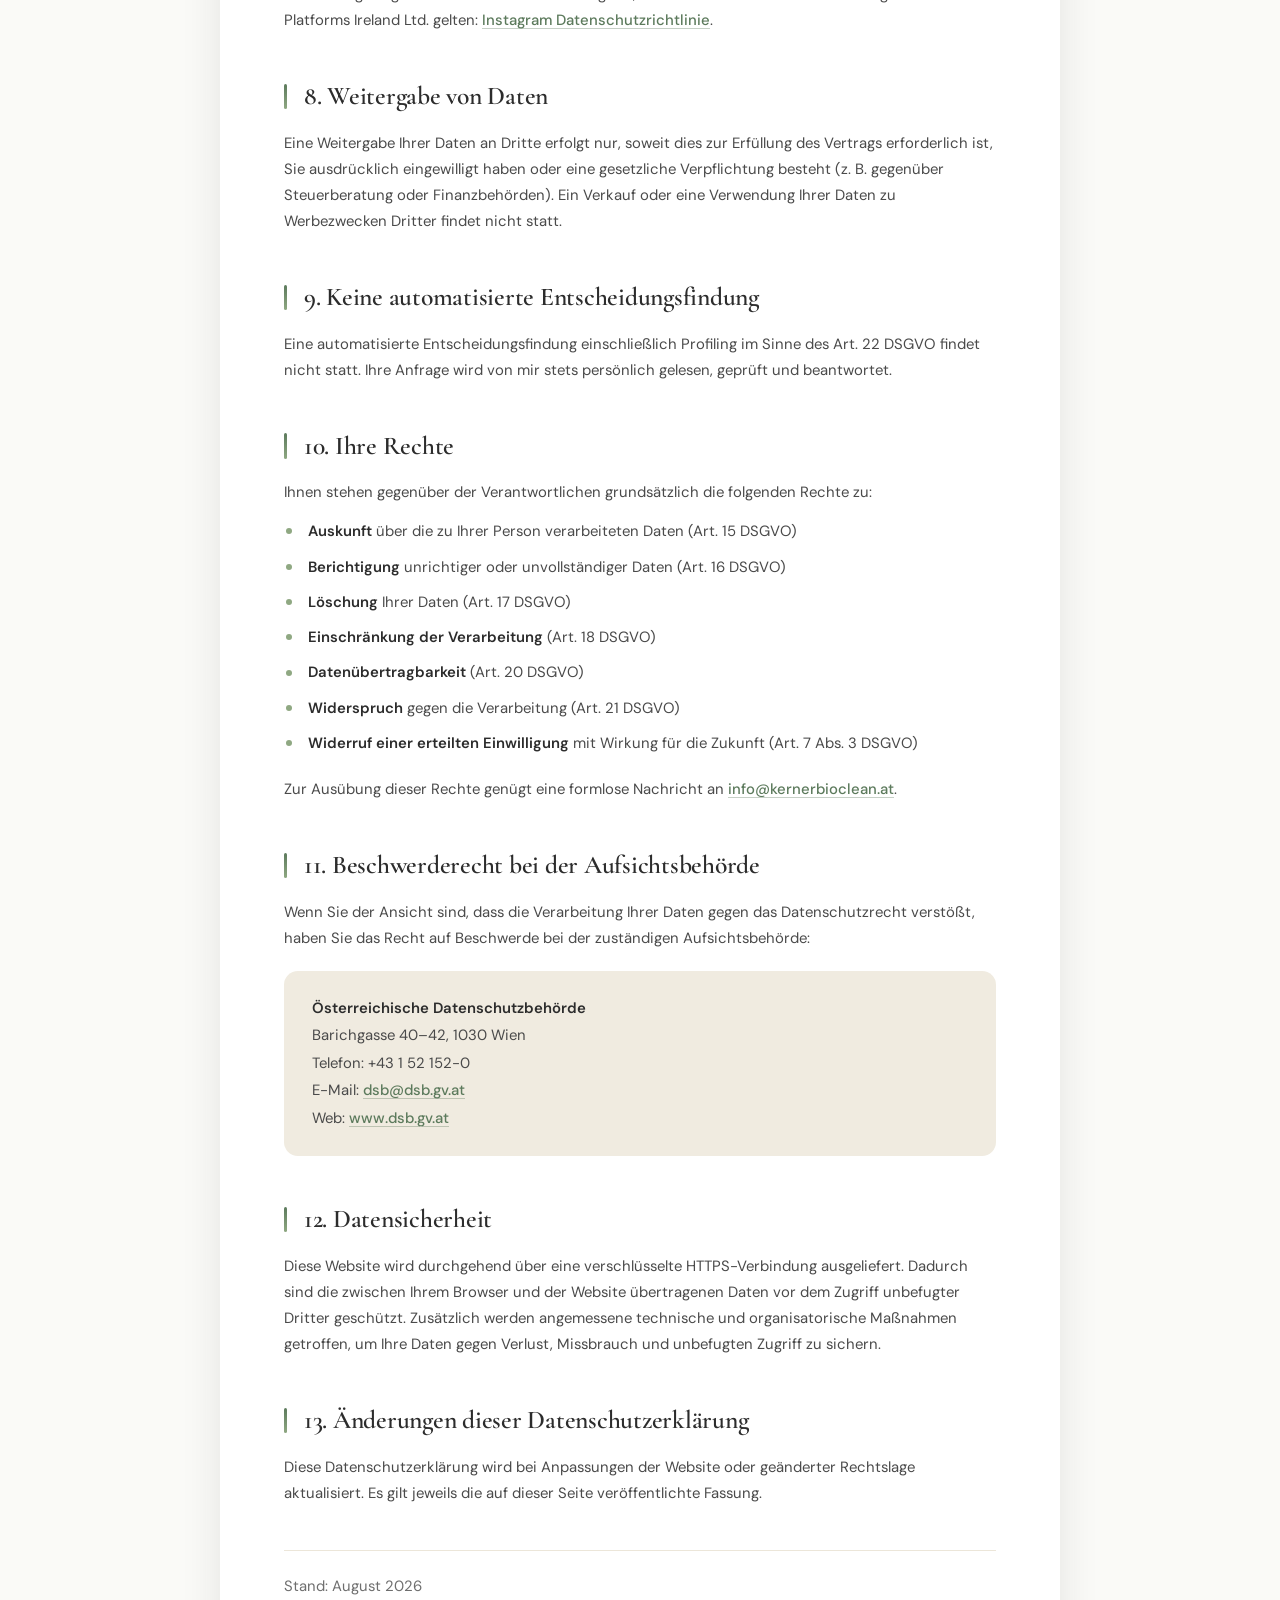
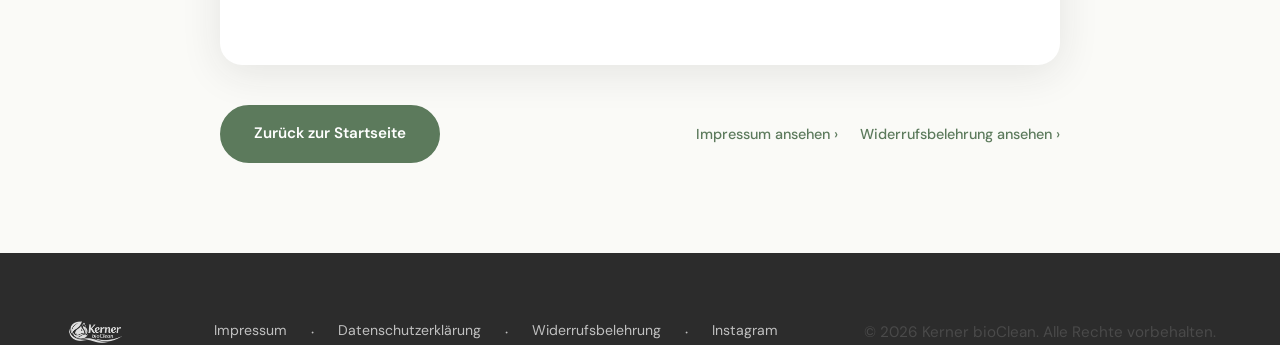
<file: datenschutz/index.html>
<!DOCTYPE html>
<html lang="de"><head><meta charset="UTF-8"><meta name="viewport" content="width=device-width, initial-scale=1.0"><title>Datenschutzerklärung | Kerner bioClean</title><meta name="robots" content="noindex, follow"><link rel="canonical" href="https://www.kernerbioclean.at/datenschutz.html"><meta http-equiv="refresh" content="0; url=../datenschutz.html"></head><body><p><a href="../datenschutz.html">Weiter zur Seite: Datenschutzerklärung</a></p></body></html>
</file>
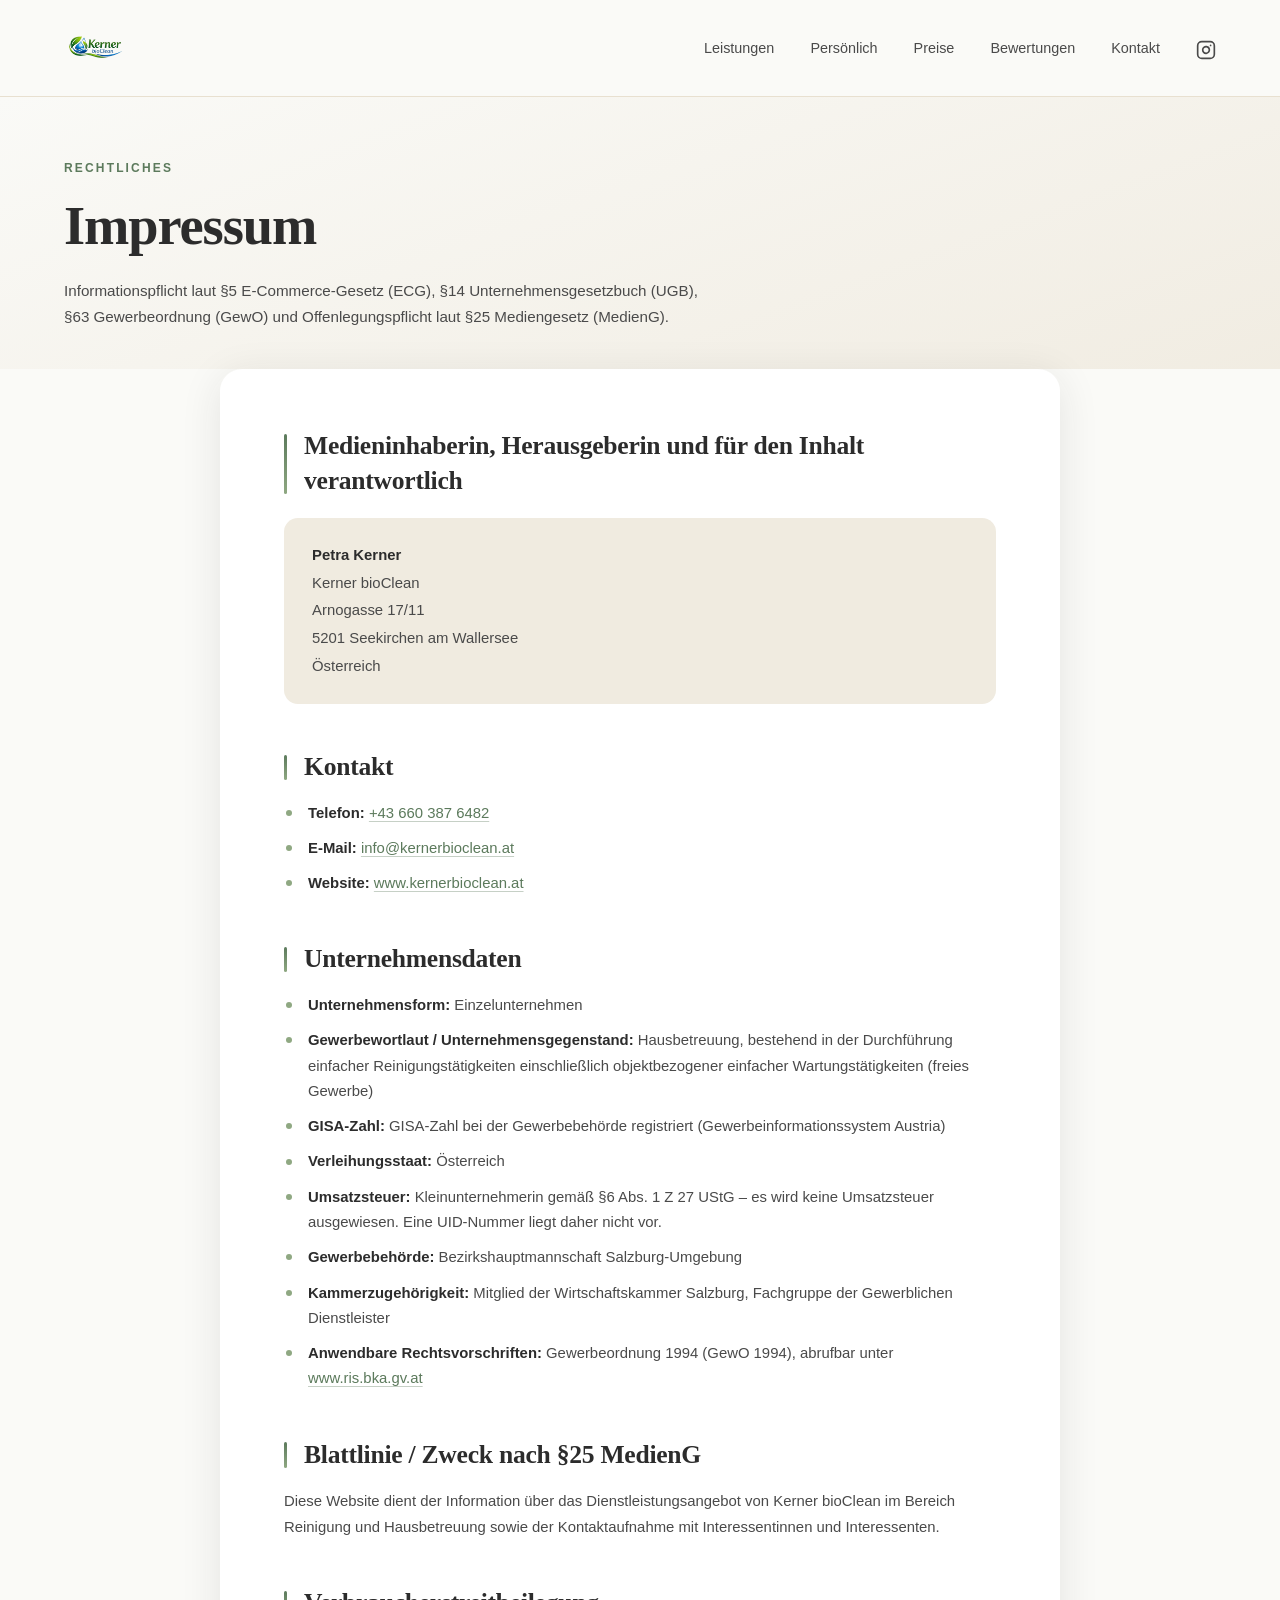
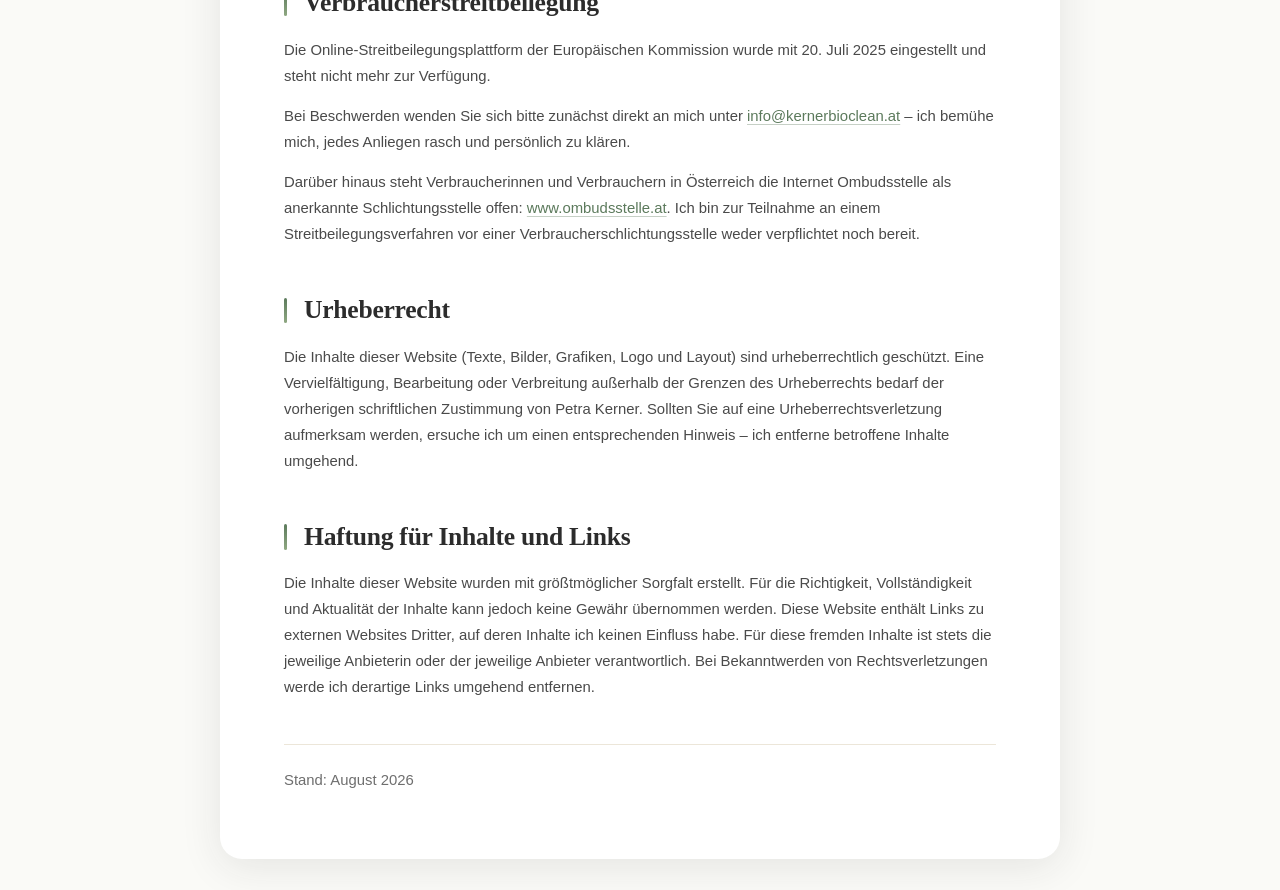
<file: impressum/index.html>
<!DOCTYPE html>
<html lang="de"><head><meta charset="UTF-8"><meta name="viewport" content="width=device-width, initial-scale=1.0"><title>Impressum | Kerner bioClean</title><meta name="robots" content="noindex, follow"><link rel="canonical" href="https://www.kernerbioclean.at/impressum.html"><meta http-equiv="refresh" content="0; url=../impressum.html"></head><body><p><a href="../impressum.html">Weiter zur Seite: Impressum</a></p></body></html>
</file>
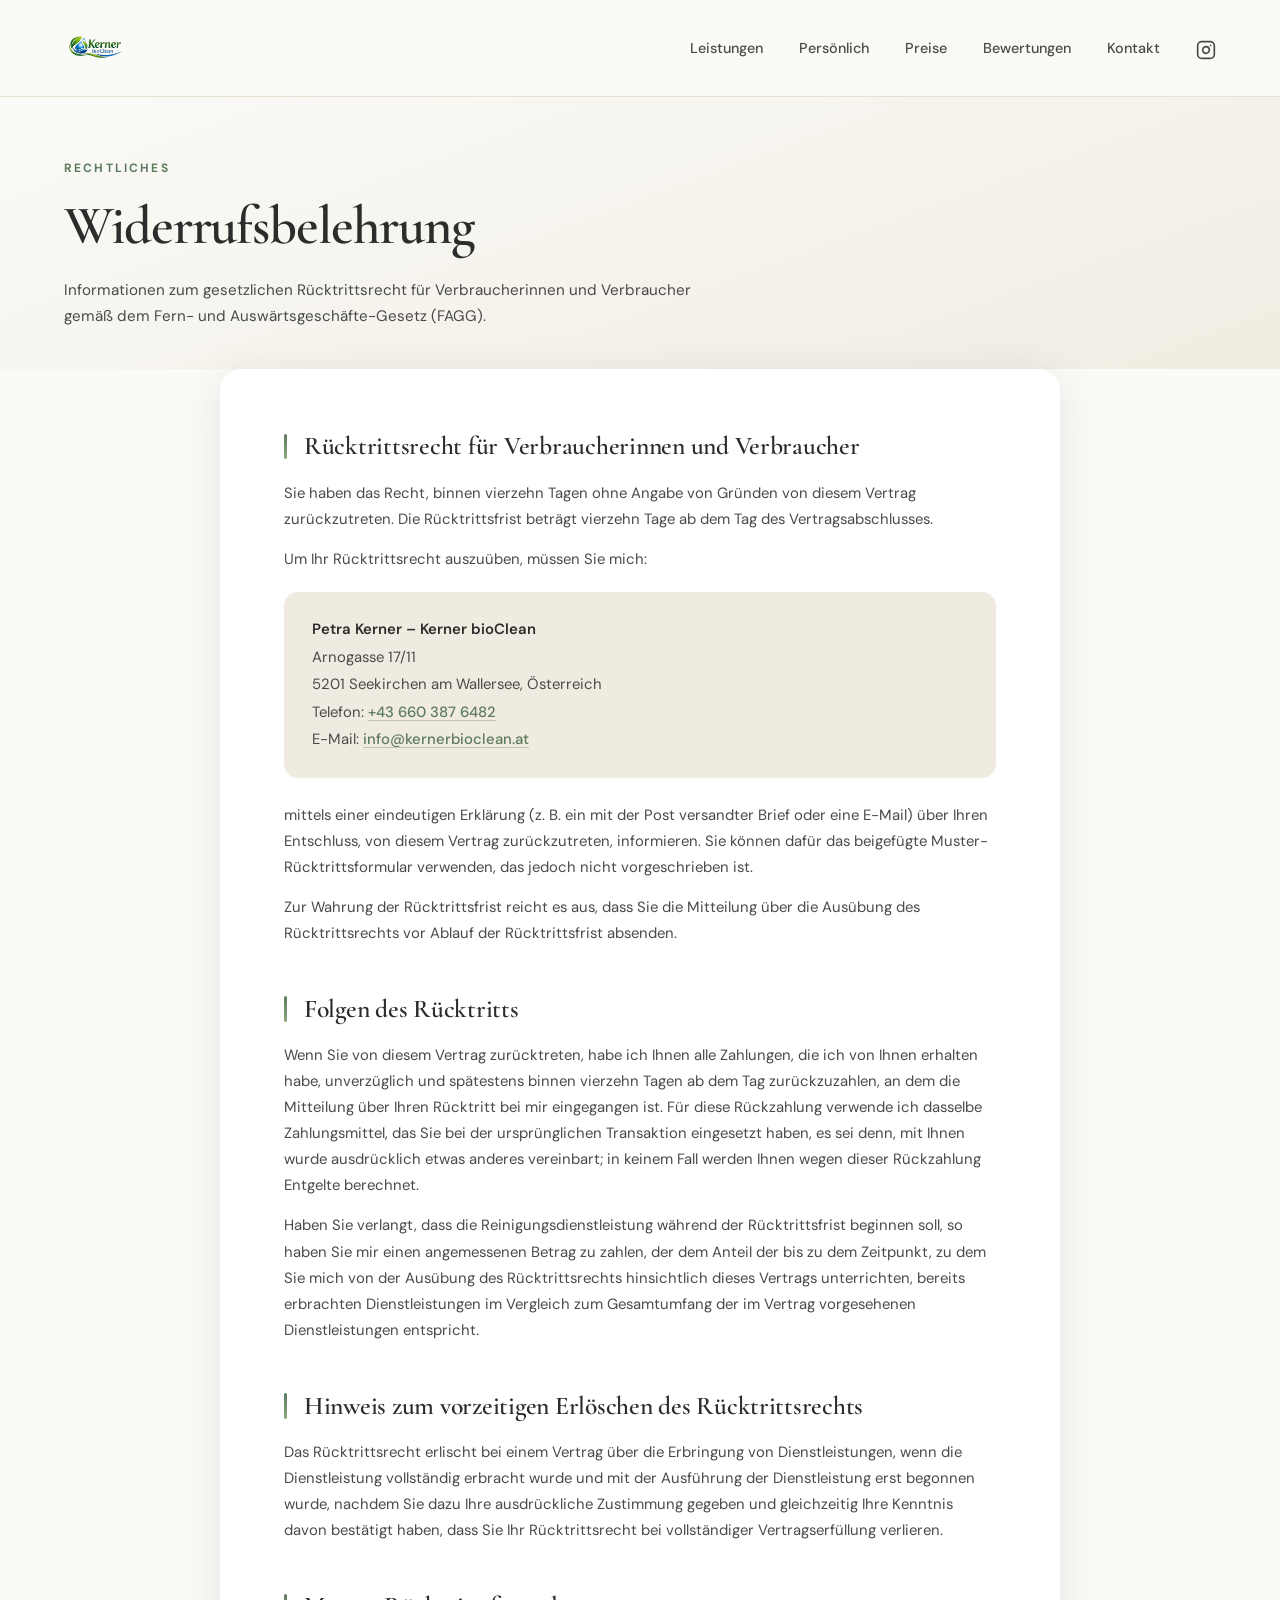
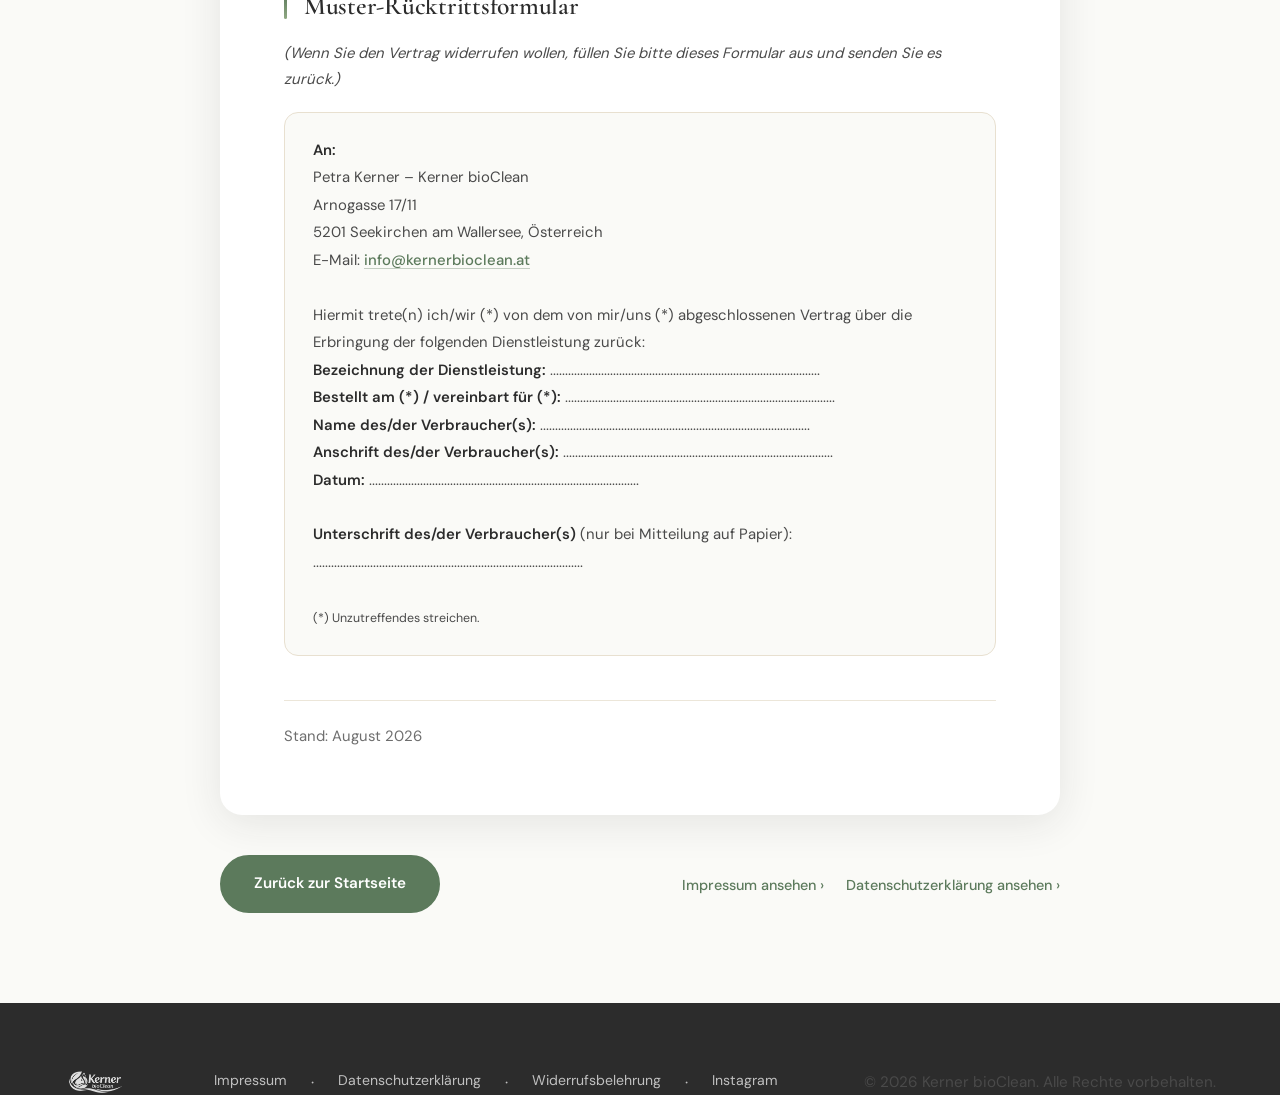
<file: widerruf/index.html>
<!DOCTYPE html>
<html lang="de"><head><meta charset="UTF-8"><meta name="viewport" content="width=device-width, initial-scale=1.0"><title>Widerrufsbelehrung | Kerner bioClean</title><meta name="robots" content="noindex, follow"><link rel="canonical" href="https://www.kernerbioclean.at/widerruf.html"><meta http-equiv="refresh" content="0; url=../widerruf.html"></head><body><p><a href="../widerruf.html">Weiter zur Seite: Widerrufsbelehrung</a></p></body></html>
</file>
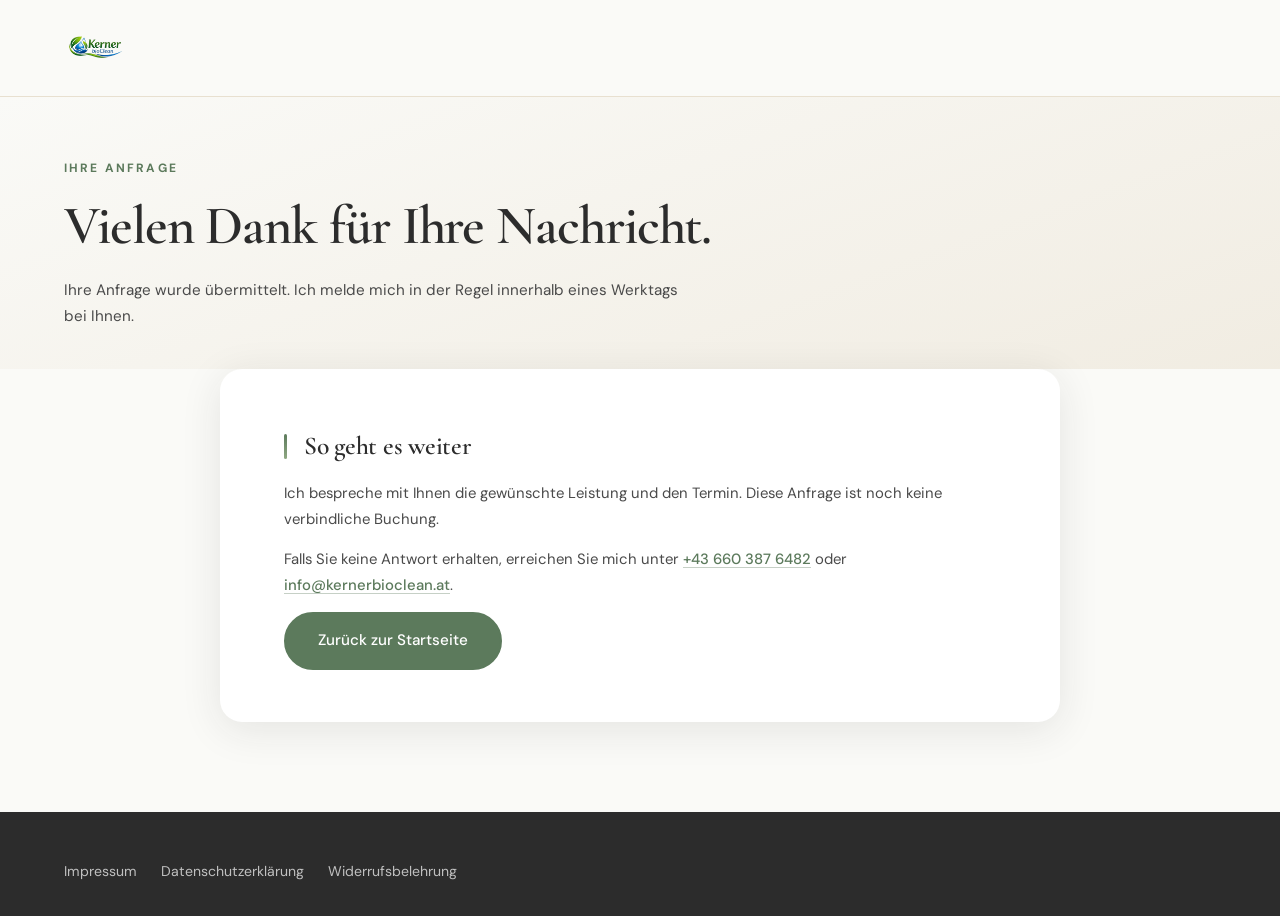
<file: danke.html>
<!DOCTYPE html>
<html lang="de">
<head>
  <meta charset="UTF-8">
  <meta name="viewport" content="width=device-width, initial-scale=1.0">
  <title>Vielen Dank für Ihre Anfrage | Kerner bioClean</title>
  <meta name="robots" content="noindex, follow">
  <link rel="canonical" href="https://www.kernerbioclean.at/danke.html">
  <link rel="icon" href="Logo-ohneText.png" type="image/png">
  <link rel="stylesheet" href="style.min.css?v=3">
</head>
<body class="legal-page">
  <nav class="navbar" aria-label="Zur Startseite"><div class="container"><a href="./" class="logo"><img src="Logo.webp" width="500" height="500" alt="Kerner bioClean" class="logo-img"></a></div></nav>
  <main>
    <section class="legal-hero"><div class="container">
      <span class="section-label">Ihre Anfrage</span>
      <h1>Vielen Dank für Ihre Nachricht.</h1>
      <p class="legal-intro">Ihre Anfrage wurde übermittelt. Ich melde mich in der Regel innerhalb eines Werktags bei Ihnen.</p>
    </div></section>
    <section class="legal-wrapper"><div class="container"><div class="legal-sheet">
      <h2>So geht es weiter</h2>
      <p>Ich bespreche mit Ihnen die gewünschte Leistung und den Termin. Diese Anfrage ist noch keine verbindliche Buchung.</p>
      <p>Falls Sie keine Antwort erhalten, erreichen Sie mich unter <a href="tel:+436603876482">+43 660 387 6482</a> oder <a href="mailto:info@kernerbioclean.at">info@kernerbioclean.at</a>.</p>
      <a href="./" class="btn btn-primary">Zurück zur Startseite</a>
    </div></div></section>
  </main>
  <footer class="footer"><div class="container"><div class="footer-links"><a href="impressum.html">Impressum</a><a href="datenschutz.html">Datenschutzerklärung</a><a href="widerruf.html">Widerrufsbelehrung</a></div></div></footer>
</body>
</html>
</file>
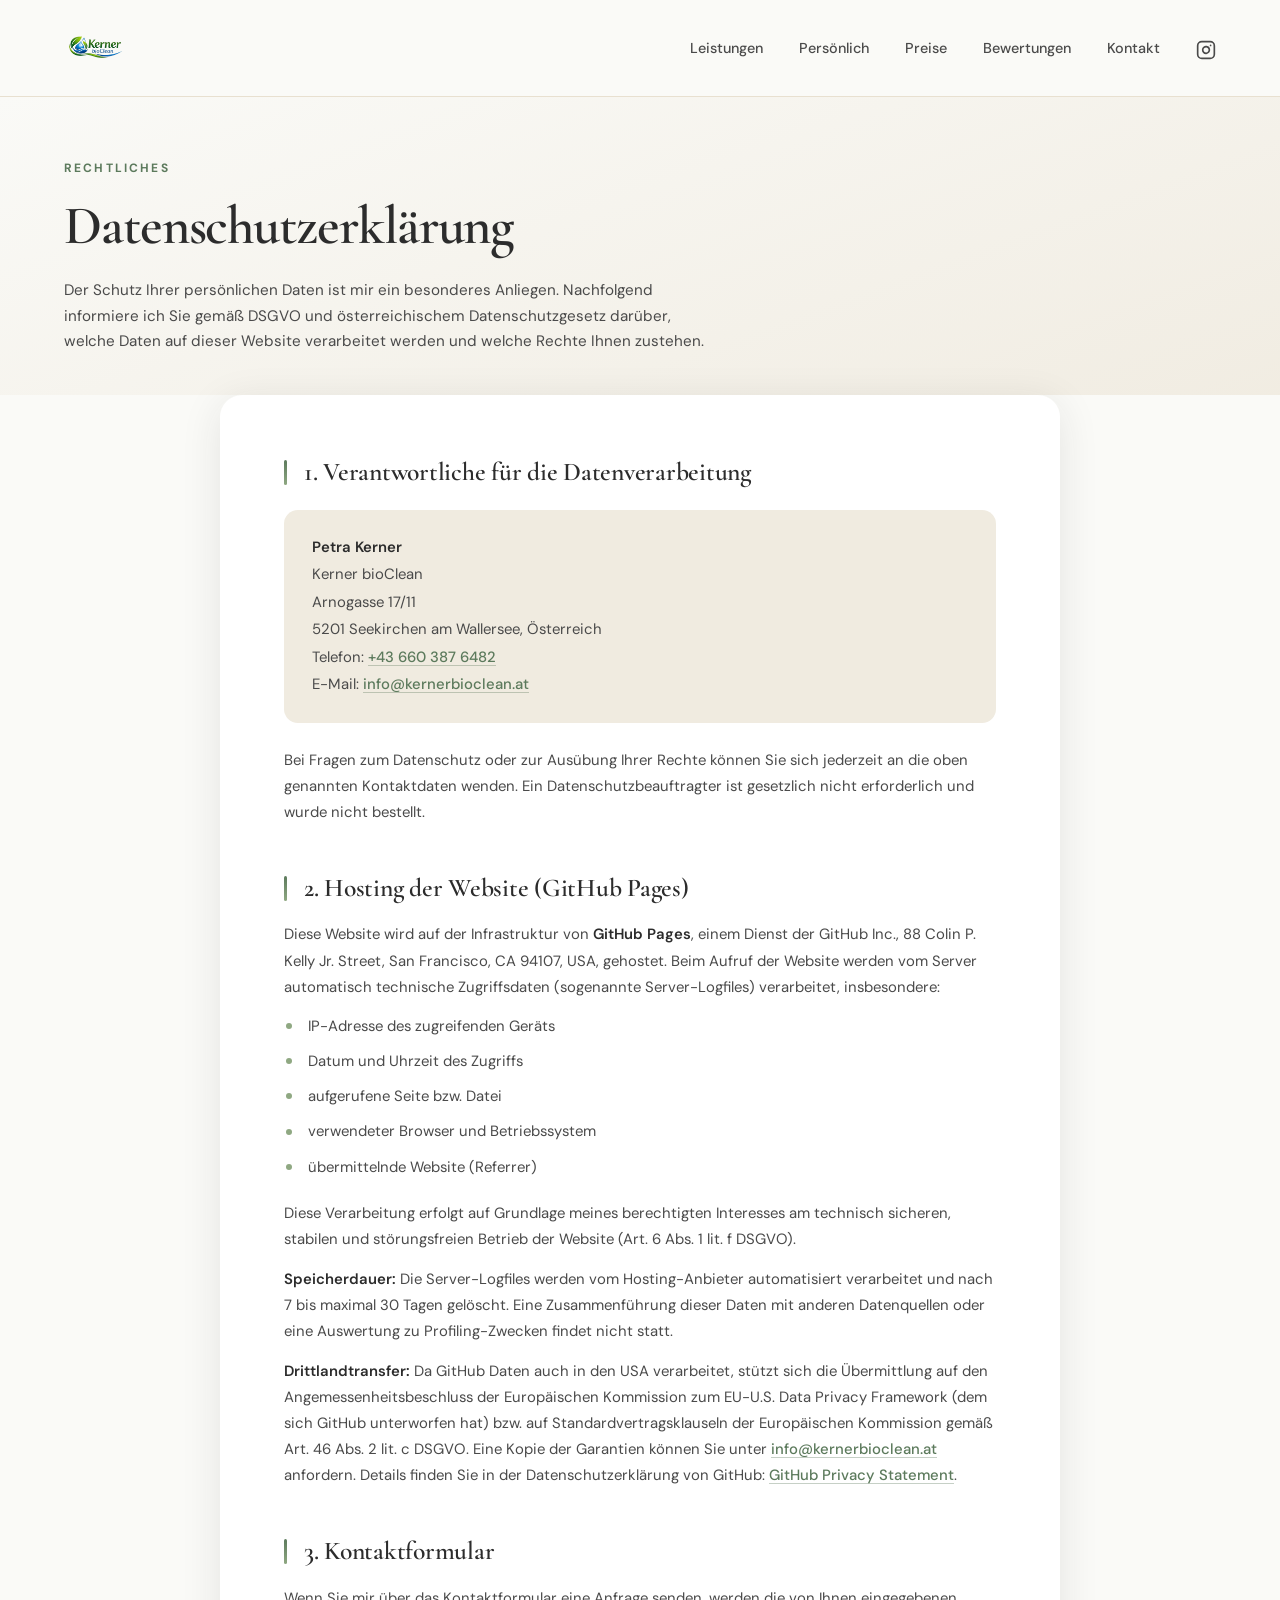
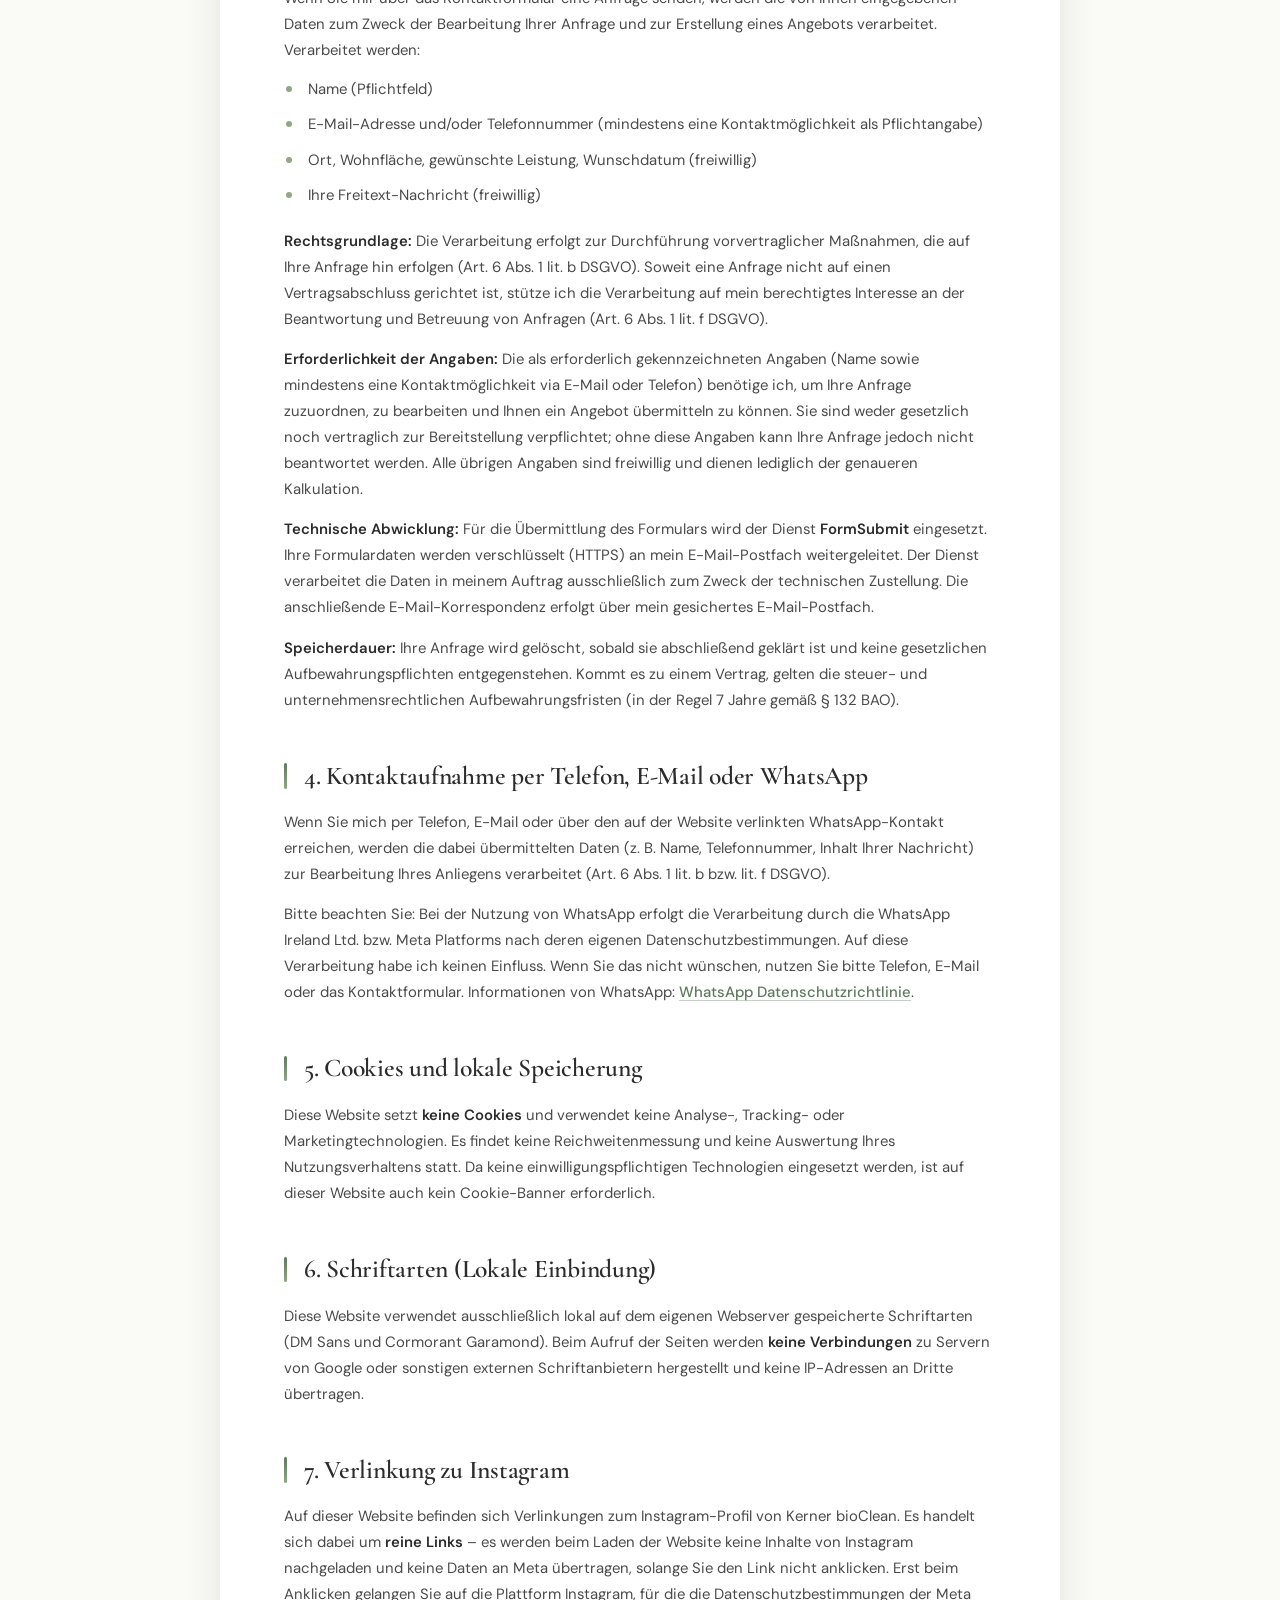
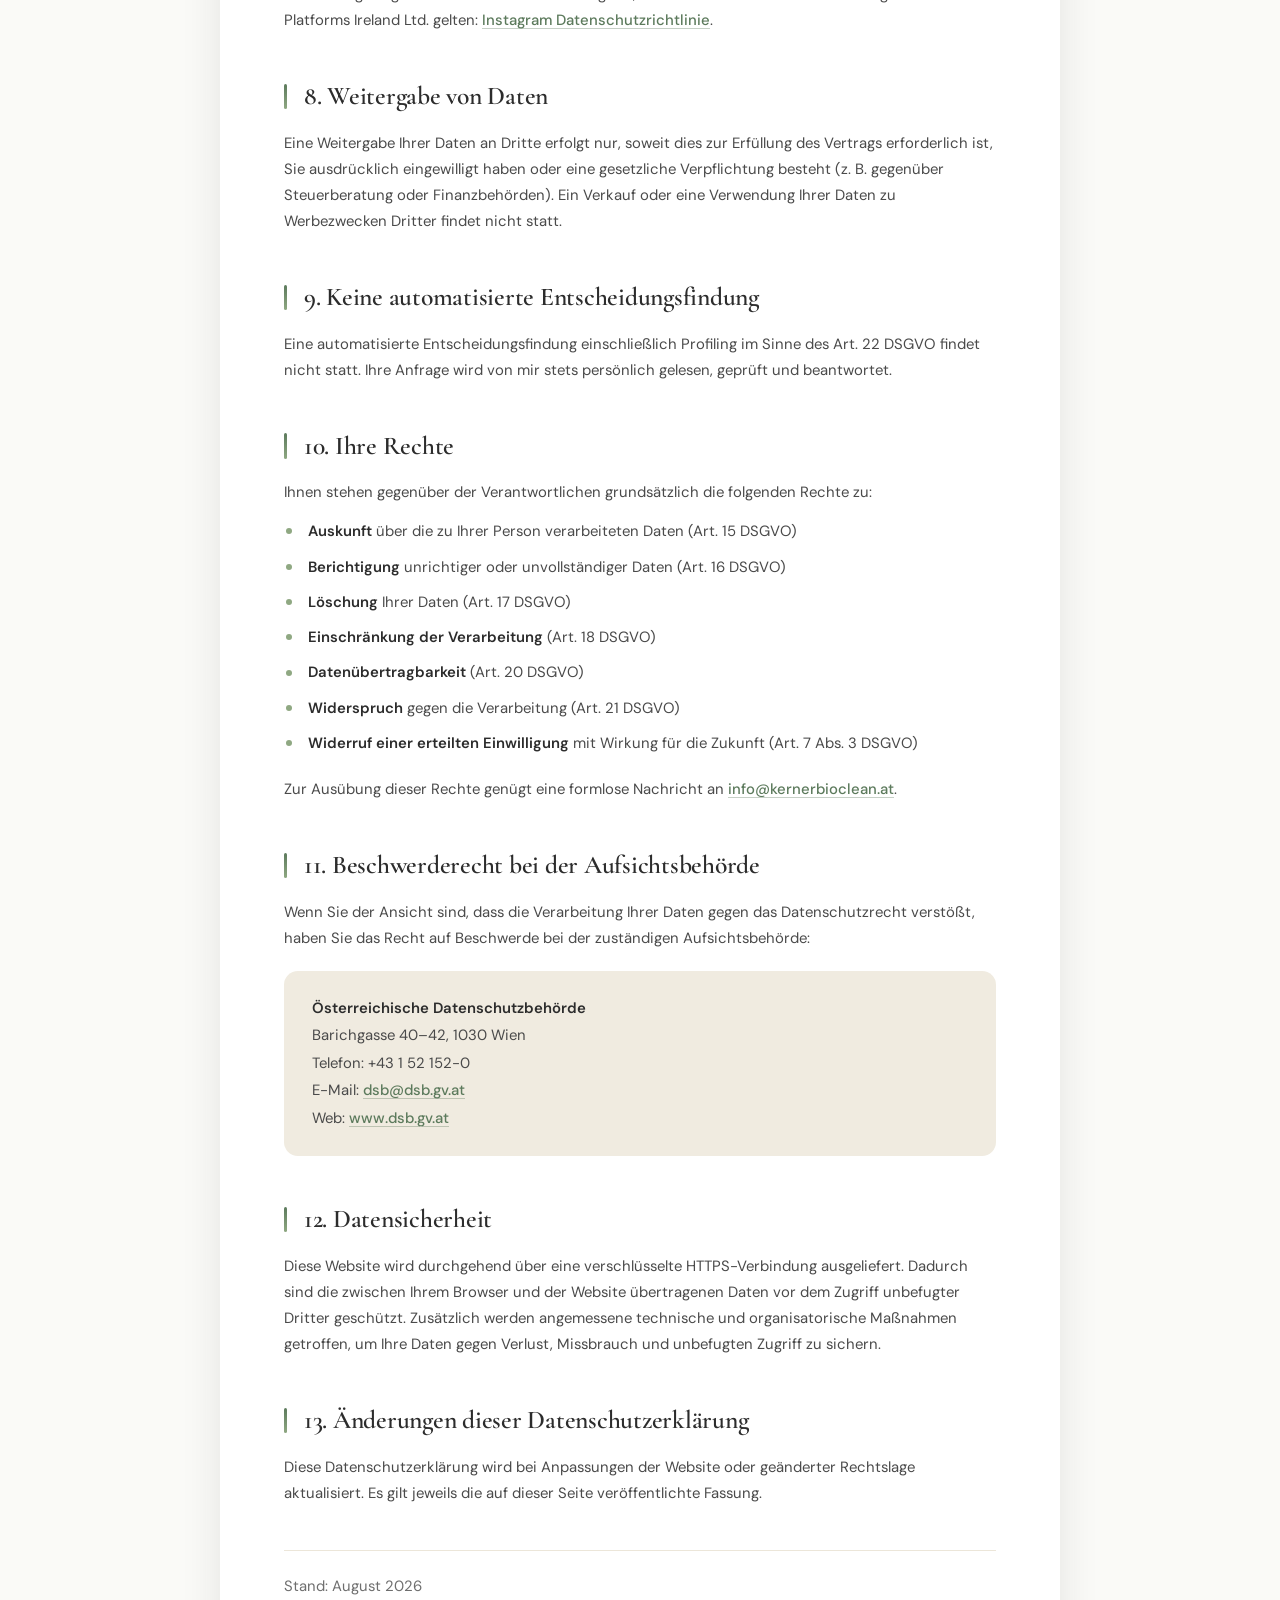
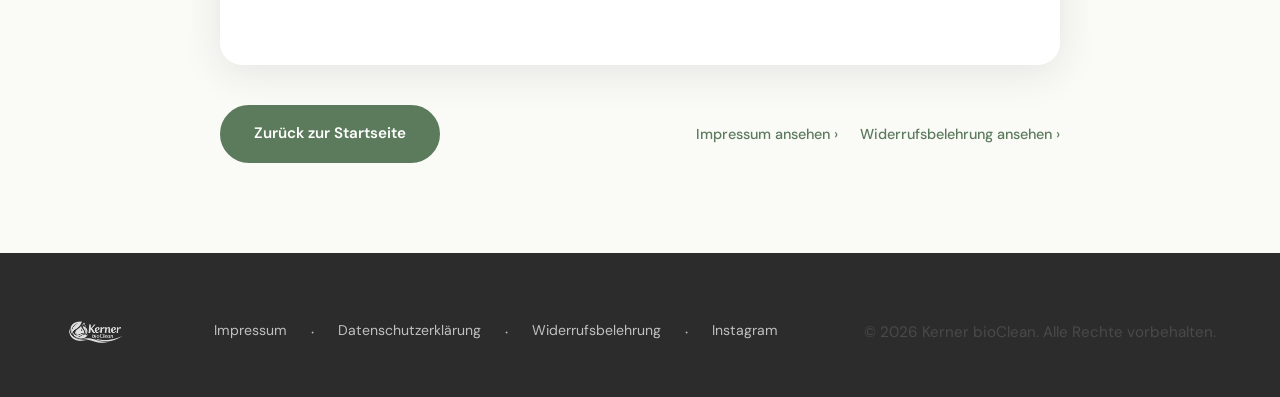
<file: datenschutz.html>
<!DOCTYPE html>
<html lang="de">

<head>
  <meta charset="UTF-8">
  <meta name="viewport" content="width=device-width, initial-scale=1.0">
  <title>Datenschutzerklärung | Kerner bioClean</title>
  <link rel="icon" type="image/png" href="Logo-ohneText.png" sizes="192x192">
  <link rel="apple-touch-icon" href="Logo-ohneText.png">
  <meta name="description" content="Datenschutzerklärung nach DSGVO – Informationen zur Verarbeitung personenbezogener Daten auf der Website von Kerner bioClean.">
  <meta name="robots" content="noindex, follow">
  <meta name="referrer" content="strict-origin-when-cross-origin">
  <link rel="stylesheet" href="style.min.css?v=3">
  <link rel="canonical" href="https://www.kernerbioclean.at/datenschutz.html">
  <meta property="og:type" content="website">
  <meta property="og:locale" content="de_AT">
  <meta property="og:site_name" content="Kerner bioClean">
  <meta property="og:title" content="Datenschutzerklärung | Kerner bioClean">
  <meta property="og:description" content="Datenschutzerklärung nach DSGVO – Informationen zur Verarbeitung personenbezogener Daten auf der Website von Kerner bioClean.">
  <meta property="og:url" content="https://www.kernerbioclean.at/datenschutz.html">
  <meta property="og:image" content="https://www.kernerbioclean.at/social-preview.png">
  <meta property="og:image:width" content="1200">
  <meta property="og:image:height" content="630">
  <meta property="og:image:alt" content="Kerner bioClean – Reinigungsservice in Salzburg">
  <meta name="twitter:card" content="summary_large_image">
  <meta name="twitter:title" content="Datenschutzerklärung | Kerner bioClean">
  <meta name="twitter:description" content="Datenschutzerklärung nach DSGVO – Informationen zur Verarbeitung personenbezogener Daten auf der Website von Kerner bioClean.">
  <meta name="twitter:image" content="https://www.kernerbioclean.at/social-preview.png">
</head>

<body class="legal-page no-js">
  <a href="#hauptinhalt" class="skip-link">Zum Hauptinhalt springen</a>

  <!-- ======================== NAVIGATION ======================== -->
  <nav class="navbar" id="navbar">
    <div class="container">
      <a href="./" class="logo"><img src="Logo.webp" width="500" height="500" decoding="async" alt="Kerner bioClean" class="logo-img"></a>
      <ul class="nav-links" id="navLinks">
        <li><a href="./#leistungen">Leistungen</a></li>
        <li><a href="./#persoenlich">Persönlich</a></li>
        <li><a href="./#preise">Preise</a></li>
        <li><a href="./#bewertungen">Bewertungen</a></li>
        <li><a href="./#kontakt">Kontakt</a></li>
        <li><a href="https://www.instagram.com/kernerbiocleanseekirchen/" target="_blank" rel="noopener"
            aria-label="Instagram">
            <svg aria-hidden="true" focusable="false" width="20" height="20" viewBox="0 0 24 24" fill="none" stroke="currentColor" stroke-width="2"
              stroke-linecap="round" stroke-linejoin="round">
              <rect x="2" y="2" width="20" height="20" rx="5" ry="5" />
              <path d="M16 11.37A4 4 0 1 1 12.63 8 4 4 0 0 1 16 11.37z" />
              <line x1="17.5" y1="6.5" x2="17.51" y2="6.5" />
            </svg>
          </a></li>
      </ul>
      <button class="menu-toggle" id="menuToggle" aria-label="Menü öffnen" aria-expanded="false" aria-controls="navLinks">
        <span></span><span></span><span></span>
      </button>
    </div>
  </nav>

  <!-- ======================== SEITENKOPF ======================== -->
  <header class="legal-hero">
    <div class="container">
      <span class="section-label">Rechtliches</span>
      <h1>Datenschutzerklärung</h1>
      <p class="legal-intro">Der Schutz Ihrer persönlichen Daten ist mir ein besonderes Anliegen. Nachfolgend informiere ich Sie gemäß DSGVO und österreichischem Datenschutzgesetz darüber, welche Daten auf dieser Website verarbeitet werden und welche Rechte Ihnen zustehen.</p>
    </div>
  </header>

  <!-- ======================== INHALT ======================== -->
  <main class="legal-wrapper" id="hauptinhalt" tabindex="-1">
    <div class="container">
      <article class="legal-sheet">
        <h2>1. Verantwortliche für die Datenverarbeitung</h2>
        <div class="legal-card">
          <p><strong>Petra Kerner</strong><br>
            Kerner bioClean<br>
            Arnogasse 17/11<br>
            5201 Seekirchen am Wallersee, Österreich<br>
            Telefon: <a href="tel:+436603876482">+43 660 387 6482</a><br>
            E-Mail: <a href="mailto:info@kernerbioclean.at">info@kernerbioclean.at</a></p>
        </div>
        <p>Bei Fragen zum Datenschutz oder zur Ausübung Ihrer Rechte können Sie sich jederzeit an die oben genannten Kontaktdaten wenden. Ein Datenschutzbeauftragter ist gesetzlich nicht erforderlich und wurde nicht bestellt.</p>

        <h2>2. Hosting der Website (GitHub Pages)</h2>
        <p>Diese Website wird auf der Infrastruktur von <strong>GitHub Pages</strong>, einem Dienst der GitHub Inc., 88 Colin P. Kelly Jr. Street, San Francisco, CA 94107, USA, gehostet. Beim Aufruf der Website werden vom Server automatisch technische Zugriffsdaten (sogenannte Server-Logfiles) verarbeitet, insbesondere:</p>
        <ul class="legal-list">
          <li>IP-Adresse des zugreifenden Geräts</li>
          <li>Datum und Uhrzeit des Zugriffs</li>
          <li>aufgerufene Seite bzw. Datei</li>
          <li>verwendeter Browser und Betriebssystem</li>
          <li>übermittelnde Website (Referrer)</li>
        </ul>
        <p>Diese Verarbeitung erfolgt auf Grundlage meines berechtigten Interesses am technisch sicheren, stabilen und störungsfreien Betrieb der Website (Art. 6 Abs. 1 lit. f DSGVO).</p>
        <p><strong>Speicherdauer:</strong> Die Server-Logfiles werden vom Hosting-Anbieter automatisiert verarbeitet und nach 7 bis maximal 30 Tagen gelöscht. Eine Zusammenführung dieser Daten mit anderen Datenquellen oder eine Auswertung zu Profiling-Zwecken findet nicht statt.</p>
        <p><strong>Drittlandtransfer:</strong> Da GitHub Daten auch in den USA verarbeitet, stützt sich die Übermittlung auf den Angemessenheitsbeschluss der Europäischen Kommission zum EU-U.S. Data Privacy Framework (dem sich GitHub unterworfen hat) bzw. auf Standardvertragsklauseln der Europäischen Kommission gemäß Art. 46 Abs. 2 lit. c DSGVO. Eine Kopie der Garantien können Sie unter <a href="mailto:info@kernerbioclean.at">info@kernerbioclean.at</a> anfordern. Details finden Sie in der Datenschutzerklärung von GitHub:
          <a href="https://docs.github.com/en/site-policy/privacy-policies/github-general-privacy-statement" target="_blank" rel="noopener">GitHub Privacy Statement</a>.</p>

        <h2>3. Kontaktformular</h2>
        <p>Wenn Sie mir über das Kontaktformular eine Anfrage senden, werden die von Ihnen eingegebenen Daten zum Zweck der Bearbeitung Ihrer Anfrage und zur Erstellung eines Angebots verarbeitet. Verarbeitet werden:</p>
        <ul class="legal-list">
          <li>Name (Pflichtfeld)</li>
          <li>E-Mail-Adresse und/oder Telefonnummer (mindestens eine Kontaktmöglichkeit als Pflichtangabe)</li>
          <li>Ort, Wohnfläche, gewünschte Leistung, Wunschdatum (freiwillig)</li>
          <li>Ihre Freitext-Nachricht (freiwillig)</li>
        </ul>
        <p><strong>Rechtsgrundlage:</strong> Die Verarbeitung erfolgt zur Durchführung vorvertraglicher Maßnahmen, die auf Ihre Anfrage hin erfolgen (Art. 6 Abs. 1 lit. b DSGVO). Soweit eine Anfrage nicht auf einen Vertragsabschluss gerichtet ist, stütze ich die Verarbeitung auf mein berechtigtes Interesse an der Beantwortung und Betreuung von Anfragen (Art. 6 Abs. 1 lit. f DSGVO).</p>
        <p><strong>Erforderlichkeit der Angaben:</strong> Die als erforderlich gekennzeichneten Angaben (Name sowie mindestens eine Kontaktmöglichkeit via E-Mail oder Telefon) benötige ich, um Ihre Anfrage zuzuordnen, zu bearbeiten und Ihnen ein Angebot übermitteln zu können. Sie sind weder gesetzlich noch vertraglich zur Bereitstellung verpflichtet; ohne diese Angaben kann Ihre Anfrage jedoch nicht beantwortet werden. Alle übrigen Angaben sind freiwillig und dienen lediglich der genaueren Kalkulation.</p>
        <p><strong>Technische Abwicklung:</strong> Für die Übermittlung des Formulars wird der Dienst <strong>FormSubmit</strong> eingesetzt. Ihre Formulardaten werden verschlüsselt (HTTPS) an mein E-Mail-Postfach weitergeleitet. Der Dienst verarbeitet die Daten in meinem Auftrag ausschließlich zum Zweck der technischen Zustellung. Die anschließende E-Mail-Korrespondenz erfolgt über mein gesichertes E-Mail-Postfach.</p>
        <p><strong>Speicherdauer:</strong> Ihre Anfrage wird gelöscht, sobald sie abschließend geklärt ist und keine gesetzlichen Aufbewahrungspflichten entgegenstehen. Kommt es zu einem Vertrag, gelten die steuer- und unternehmensrechtlichen Aufbewahrungsfristen (in der Regel 7 Jahre gemäß § 132 BAO).</p>

        <h2>4. Kontaktaufnahme per Telefon, E-Mail oder WhatsApp</h2>
        <p>Wenn Sie mich per Telefon, E-Mail oder über den auf der Website verlinkten WhatsApp-Kontakt erreichen, werden die dabei übermittelten Daten (z.&nbsp;B. Name, Telefonnummer, Inhalt Ihrer Nachricht) zur Bearbeitung Ihres Anliegens verarbeitet (Art. 6 Abs. 1 lit. b bzw. lit. f DSGVO).</p>
        <p>Bitte beachten Sie: Bei der Nutzung von WhatsApp erfolgt die Verarbeitung durch die WhatsApp Ireland Ltd. bzw. Meta Platforms nach deren eigenen Datenschutzbestimmungen. Auf diese Verarbeitung habe ich keinen Einfluss. Wenn Sie das nicht wünschen, nutzen Sie bitte Telefon, E-Mail oder das Kontaktformular. Informationen von WhatsApp:
          <a href="https://www.whatsapp.com/legal/privacy-policy-eea" target="_blank" rel="noopener">WhatsApp Datenschutzrichtlinie</a>.</p>

        <h2>5. Cookies und lokale Speicherung</h2>
        <p>Diese Website setzt <strong>keine Cookies</strong> und verwendet keine Analyse-, Tracking- oder Marketingtechnologien. Es findet keine Reichweitenmessung und keine Auswertung Ihres Nutzungsverhaltens statt. Da keine einwilligungspflichtigen Technologien eingesetzt werden, ist auf dieser Website auch kein Cookie-Banner erforderlich.</p>

        <h2>6. Schriftarten (Lokale Einbindung)</h2>
        <p>Diese Website verwendet ausschließlich lokal auf dem eigenen Webserver gespeicherte Schriftarten (DM Sans und Cormorant Garamond). Beim Aufruf der Seiten werden <strong>keine Verbindungen</strong> zu Servern von Google oder sonstigen externen Schriftanbietern hergestellt und keine IP-Adressen an Dritte übertragen.</p>

        <h2>7. Verlinkung zu Instagram</h2>
        <p>Auf dieser Website befinden sich Verlinkungen zum Instagram-Profil von Kerner bioClean. Es handelt sich dabei um <strong>reine Links</strong> – es werden beim Laden der Website keine Inhalte von Instagram nachgeladen und keine Daten an Meta übertragen, solange Sie den Link nicht anklicken. Erst beim Anklicken gelangen Sie auf die Plattform Instagram, für die die Datenschutzbestimmungen der Meta Platforms Ireland Ltd. gelten:
          <a href="https://privacycenter.instagram.com/policy" target="_blank" rel="noopener">Instagram Datenschutzrichtlinie</a>.</p>

        <h2>8. Weitergabe von Daten</h2>
        <p>Eine Weitergabe Ihrer Daten an Dritte erfolgt nur, soweit dies zur Erfüllung des Vertrags erforderlich ist, Sie ausdrücklich eingewilligt haben oder eine gesetzliche Verpflichtung besteht (z.&nbsp;B. gegenüber Steuerberatung oder Finanzbehörden). Ein Verkauf oder eine Verwendung Ihrer Daten zu Werbezwecken Dritter findet nicht statt.</p>

        <h2>9. Keine automatisierte Entscheidungsfindung</h2>
        <p>Eine automatisierte Entscheidungsfindung einschließlich Profiling im Sinne des Art. 22 DSGVO findet nicht statt. Ihre Anfrage wird von mir stets persönlich gelesen, geprüft und beantwortet.</p>

        <h2>10. Ihre Rechte</h2>
        <p>Ihnen stehen gegenüber der Verantwortlichen grundsätzlich die folgenden Rechte zu:</p>
        <ul class="legal-list">
          <li><strong>Auskunft</strong> über die zu Ihrer Person verarbeiteten Daten (Art. 15 DSGVO)</li>
          <li><strong>Berichtigung</strong> unrichtiger oder unvollständiger Daten (Art. 16 DSGVO)</li>
          <li><strong>Löschung</strong> Ihrer Daten (Art. 17 DSGVO)</li>
          <li><strong>Einschränkung der Verarbeitung</strong> (Art. 18 DSGVO)</li>
          <li><strong>Datenübertragbarkeit</strong> (Art. 20 DSGVO)</li>
          <li><strong>Widerspruch</strong> gegen die Verarbeitung (Art. 21 DSGVO)</li>
          <li><strong>Widerruf einer erteilten Einwilligung</strong> mit Wirkung für die Zukunft (Art. 7 Abs. 3 DSGVO)</li>
        </ul>
        <p>Zur Ausübung dieser Rechte genügt eine formlose Nachricht an
          <a href="mailto:info@kernerbioclean.at">info@kernerbioclean.at</a>.</p>

        <h2>11. Beschwerderecht bei der Aufsichtsbehörde</h2>
        <p>Wenn Sie der Ansicht sind, dass die Verarbeitung Ihrer Daten gegen das Datenschutzrecht verstößt, haben Sie das Recht auf Beschwerde bei der zuständigen Aufsichtsbehörde:</p>
        <div class="legal-card">
          <p><strong>Österreichische Datenschutzbehörde</strong><br>
            Barichgasse 40–42, 1030 Wien<br>
            Telefon: +43 1 52 152-0<br>
            E-Mail: <a href="mailto:dsb@dsb.gv.at">dsb@dsb.gv.at</a><br>
            Web: <a href="https://www.dsb.gv.at" target="_blank" rel="noopener">www.dsb.gv.at</a></p>
        </div>

        <h2>12. Datensicherheit</h2>
        <p>Diese Website wird durchgehend über eine verschlüsselte HTTPS-Verbindung ausgeliefert. Dadurch sind die zwischen Ihrem Browser und der Website übertragenen Daten vor dem Zugriff unbefugter Dritter geschützt. Zusätzlich werden angemessene technische und organisatorische Maßnahmen getroffen, um Ihre Daten gegen Verlust, Missbrauch und unbefugten Zugriff zu sichern.</p>

        <h2>13. Änderungen dieser Datenschutzerklärung</h2>
        <p>Diese Datenschutzerklärung wird bei Anpassungen der Website oder geänderter Rechtslage aktualisiert. Es gilt jeweils die auf dieser Seite veröffentlichte Fassung.</p>

        <p class="legal-updated">Stand: August 2026</p>
      </article>

      <div class="legal-footer-nav">
        <a href="./" class="btn btn-primary">Zurück zur Startseite</a>
        <div>
          <a href="impressum.html" class="legal-crosslink" style="margin-right: 18px;">Impressum ansehen &rsaquo;</a>
          <a href="widerruf.html" class="legal-crosslink">Widerrufsbelehrung ansehen &rsaquo;</a>
        </div>
      </div>
    </div>
  </main>

  <!-- ======================== FOOTER ======================== -->
  <footer class="footer">
    <div class="container">
      <div class="footer-content">
        <div class="footer-brand">
          <a href="./" class="logo"><img src="Logo.webp" width="500" height="500" decoding="async" alt="Kerner bioClean" class="logo-img footer-logo-img"></a>
        </div>
        <div class="footer-links">
          <a href="impressum.html">Impressum</a>
          <span class="footer-divider">·</span>
          <a href="datenschutz.html">Datenschutzerklärung</a>
          <span class="footer-divider">·</span>
          <a href="widerruf.html">Widerrufsbelehrung</a>
          <span class="footer-divider">·</span>
          <a href="https://www.instagram.com/kernerbiocleanseekirchen/" target="_blank" rel="noopener">Instagram</a>
        </div>
        <p class="footer-copy">&copy; 2026 Kerner bioClean. Alle Rechte vorbehalten.</p>
      </div>
    </div>
  </footer>

  <script src="script.min.js?v=3" defer></script>
</body>

</html>
</file>
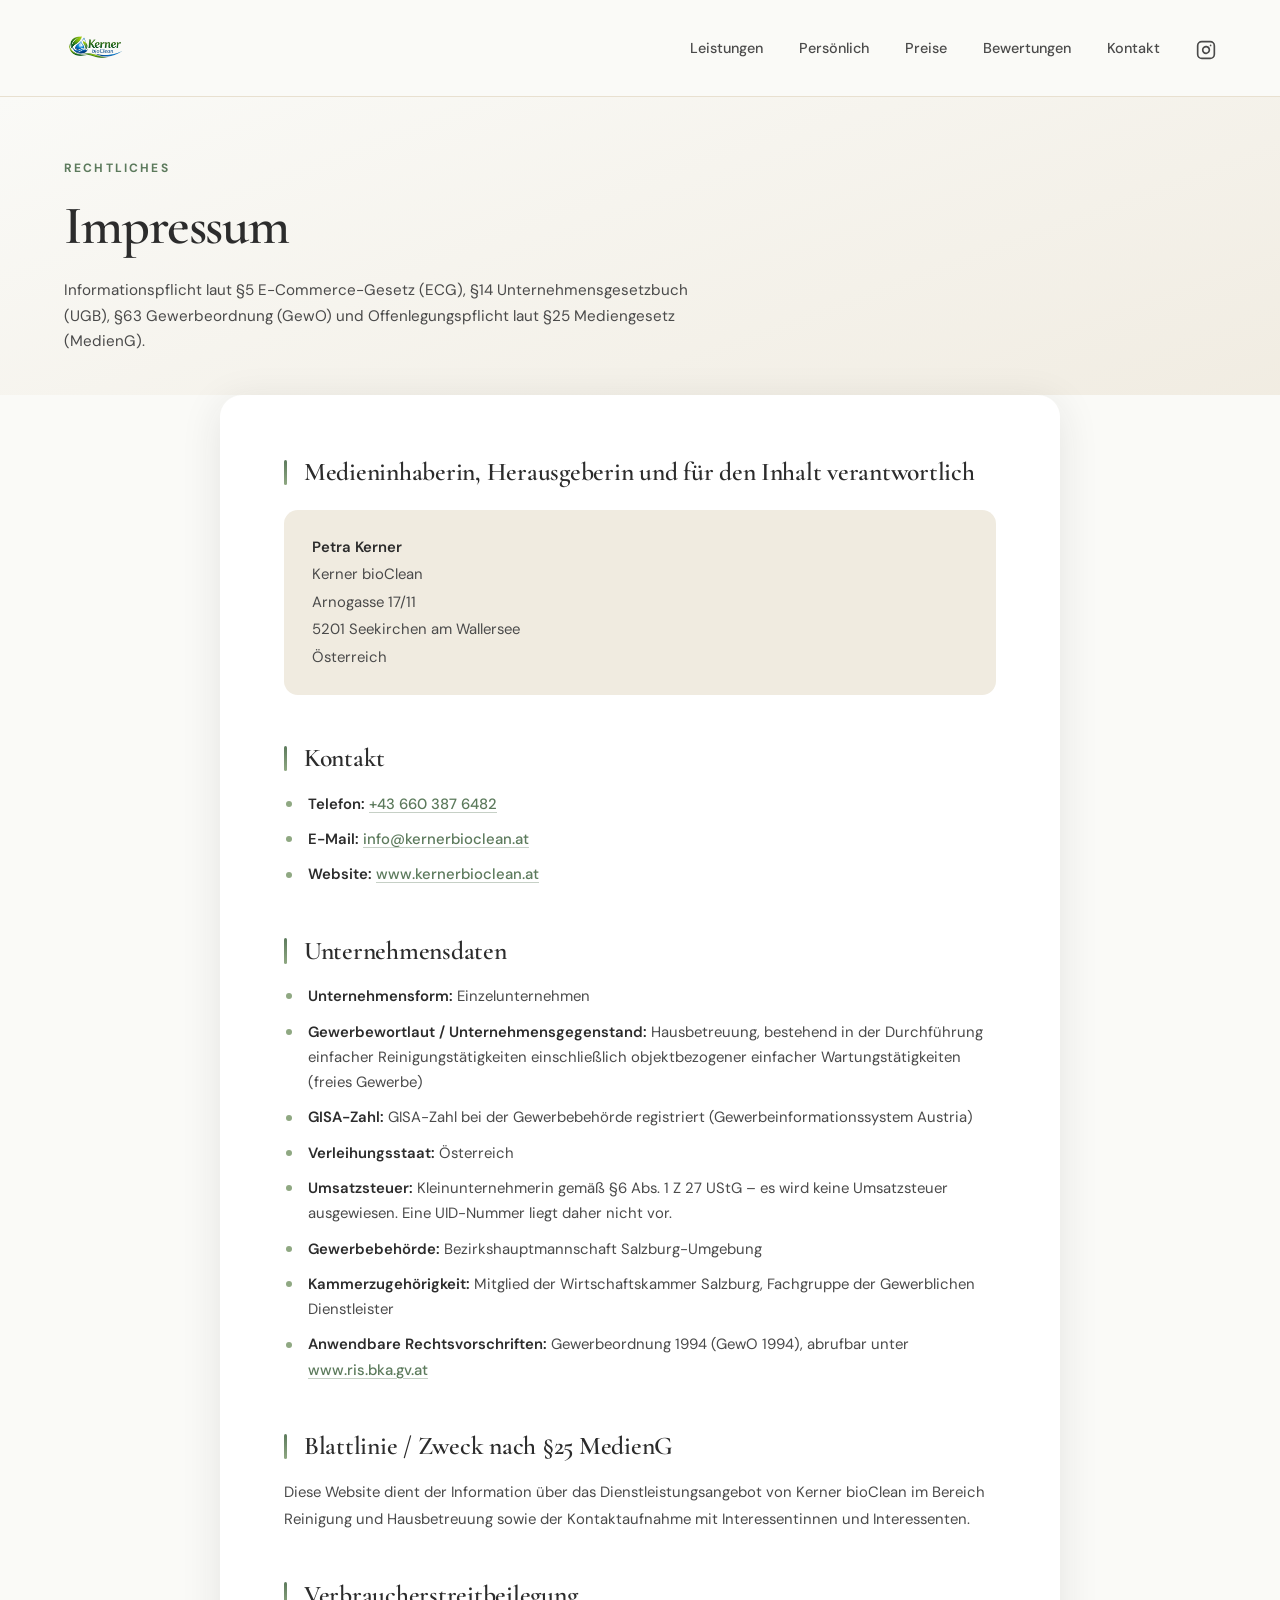
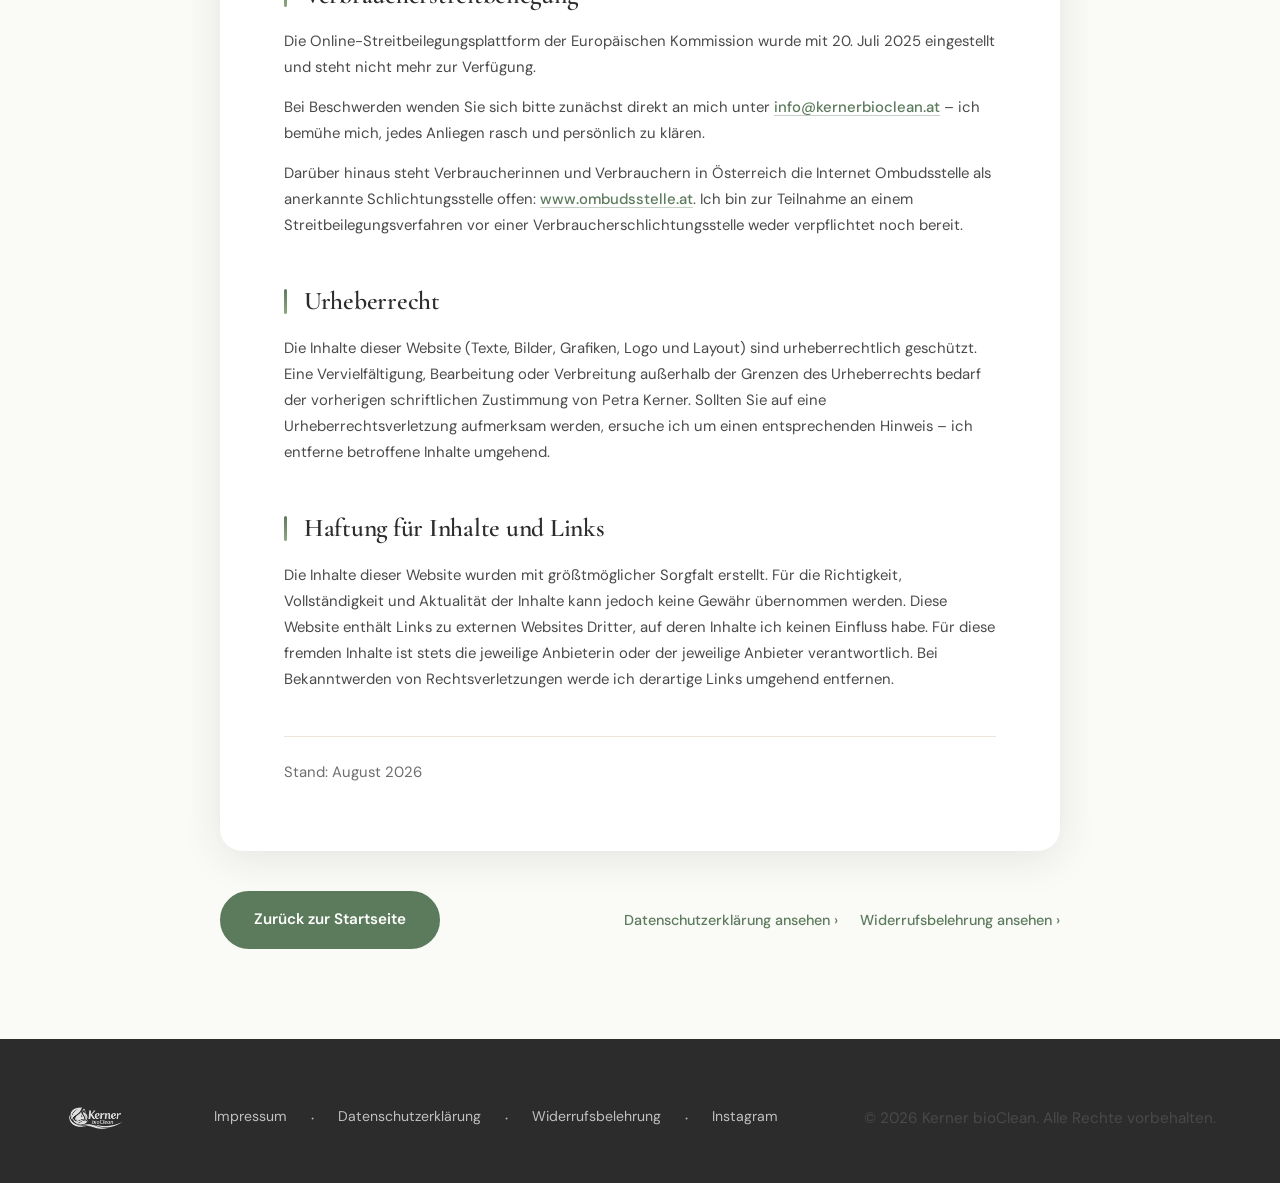
<file: impressum.html>
<!DOCTYPE html>
<html lang="de">

<head>
  <meta charset="UTF-8">
  <meta name="viewport" content="width=device-width, initial-scale=1.0">
  <title>Impressum | Kerner bioClean</title>
  <link rel="icon" type="image/png" href="Logo-ohneText.png" sizes="192x192">
  <link rel="apple-touch-icon" href="Logo-ohneText.png">
  <meta name="description" content="Impressum und Offenlegung gemäß §5 ECG und §25 Mediengesetz – Kerner bioClean, Petra Kerner, Seekirchen am Wallersee.">
  <meta name="robots" content="noindex, follow">
  <meta name="referrer" content="strict-origin-when-cross-origin">
  <link rel="stylesheet" href="style.min.css?v=3">
  <link rel="canonical" href="https://www.kernerbioclean.at/impressum.html">
  <meta property="og:type" content="website">
  <meta property="og:locale" content="de_AT">
  <meta property="og:site_name" content="Kerner bioClean">
  <meta property="og:title" content="Impressum | Kerner bioClean">
  <meta property="og:description" content="Impressum und Offenlegung gemäß §5 ECG und §25 Mediengesetz – Kerner bioClean, Petra Kerner, Seekirchen am Wallersee.">
  <meta property="og:url" content="https://www.kernerbioclean.at/impressum.html">
  <meta property="og:image" content="https://www.kernerbioclean.at/social-preview.png">
  <meta property="og:image:width" content="1200">
  <meta property="og:image:height" content="630">
  <meta property="og:image:alt" content="Kerner bioClean – Reinigungsservice in Salzburg">
  <meta name="twitter:card" content="summary_large_image">
  <meta name="twitter:title" content="Impressum | Kerner bioClean">
  <meta name="twitter:description" content="Impressum und Offenlegung gemäß §5 ECG und §25 Mediengesetz – Kerner bioClean, Petra Kerner, Seekirchen am Wallersee.">
  <meta name="twitter:image" content="https://www.kernerbioclean.at/social-preview.png">
</head>

<body class="legal-page no-js">
  <a href="#hauptinhalt" class="skip-link">Zum Hauptinhalt springen</a>

  <!-- ======================== NAVIGATION ======================== -->
  <nav class="navbar" id="navbar">
    <div class="container">
      <a href="./" class="logo"><img src="Logo.webp" width="500" height="500" decoding="async" alt="Kerner bioClean" class="logo-img"></a>
      <ul class="nav-links" id="navLinks">
        <li><a href="./#leistungen">Leistungen</a></li>
        <li><a href="./#persoenlich">Persönlich</a></li>
        <li><a href="./#preise">Preise</a></li>
        <li><a href="./#bewertungen">Bewertungen</a></li>
        <li><a href="./#kontakt">Kontakt</a></li>
        <li><a href="https://www.instagram.com/kernerbiocleanseekirchen/" target="_blank" rel="noopener"
            aria-label="Instagram">
            <svg aria-hidden="true" focusable="false" width="20" height="20" viewBox="0 0 24 24" fill="none" stroke="currentColor" stroke-width="2"
              stroke-linecap="round" stroke-linejoin="round">
              <rect x="2" y="2" width="20" height="20" rx="5" ry="5" />
              <path d="M16 11.37A4 4 0 1 1 12.63 8 4 4 0 0 1 16 11.37z" />
              <line x1="17.5" y1="6.5" x2="17.51" y2="6.5" />
            </svg>
          </a></li>
      </ul>
      <button class="menu-toggle" id="menuToggle" aria-label="Menü öffnen" aria-expanded="false" aria-controls="navLinks">
        <span></span><span></span><span></span>
      </button>
    </div>
  </nav>

  <!-- ======================== SEITENKOPF ======================== -->
  <header class="legal-hero">
    <div class="container">
      <span class="section-label">Rechtliches</span>
      <h1>Impressum</h1>
      <p class="legal-intro">Informationspflicht laut §5 E-Commerce-Gesetz (ECG), §14 Unternehmensgesetzbuch (UGB), §63 Gewerbeordnung (GewO) und Offenlegungspflicht laut §25 Mediengesetz (MedienG).</p>
    </div>
  </header>

  <!-- ======================== INHALT ======================== -->
  <main class="legal-wrapper" id="hauptinhalt" tabindex="-1">
    <div class="container">
      <article class="legal-sheet">
        <h2>Medieninhaberin, Herausgeberin und für den Inhalt verantwortlich</h2>
        <div class="legal-card">
          <p><strong>Petra Kerner</strong><br>
            Kerner bioClean<br>
            Arnogasse 17/11<br>
            5201 Seekirchen am Wallersee<br>
            Österreich</p>
        </div>

        <h2>Kontakt</h2>
        <ul class="legal-list">
          <li><strong>Telefon:</strong> <a href="tel:+436603876482">+43 660 387 6482</a></li>
          <li><strong>E-Mail:</strong> <a href="mailto:info@kernerbioclean.at">info@kernerbioclean.at</a></li>
          <li><strong>Website:</strong> <a href="https://www.kernerbioclean.at/">www.kernerbioclean.at</a></li>
        </ul>

        <h2>Unternehmensdaten</h2>
        <ul class="legal-list">
          <li><strong>Unternehmensform:</strong> Einzelunternehmen</li>
          <li><strong>Gewerbewortlaut / Unternehmensgegenstand:</strong> Hausbetreuung, bestehend in der Durchführung einfacher Reinigungstätigkeiten einschließlich objektbezogener einfacher Wartungstätigkeiten (freies Gewerbe)</li>
          <li><strong>GISA-Zahl:</strong> GISA-Zahl bei der Gewerbebehörde registriert (Gewerbeinformationssystem Austria)</li>
          <li><strong>Verleihungsstaat:</strong> Österreich</li>
          <li><strong>Umsatzsteuer:</strong> Kleinunternehmerin gemäß §6 Abs. 1 Z 27 UStG – es wird keine Umsatzsteuer ausgewiesen. Eine UID-Nummer liegt daher nicht vor.</li>
          <li><strong>Gewerbebehörde:</strong> Bezirkshauptmannschaft Salzburg-Umgebung</li>
          <li><strong>Kammerzugehörigkeit:</strong> Mitglied der Wirtschaftskammer Salzburg, Fachgruppe der Gewerblichen Dienstleister</li>
          <li><strong>Anwendbare Rechtsvorschriften:</strong> Gewerbeordnung 1994 (GewO 1994), abrufbar unter <a href="https://www.ris.bka.gv.at" target="_blank" rel="noopener">www.ris.bka.gv.at</a></li>
        </ul>

        <h2>Blattlinie / Zweck nach §25 MedienG</h2>
        <p>Diese Website dient der Information über das Dienstleistungsangebot von Kerner bioClean im Bereich Reinigung und Hausbetreuung sowie der Kontaktaufnahme mit Interessentinnen und Interessenten.</p>

        <h2>Verbraucherstreitbeilegung</h2>
        <p>Die Online-Streitbeilegungsplattform der Europäischen Kommission wurde mit 20. Juli 2025 eingestellt und steht nicht mehr zur Verfügung.</p>
        <p>Bei Beschwerden wenden Sie sich bitte zunächst direkt an mich unter <a href="mailto:info@kernerbioclean.at">info@kernerbioclean.at</a> – ich bemühe mich, jedes Anliegen rasch und persönlich zu klären.</p>
        <p>Darüber hinaus steht Verbraucherinnen und Verbrauchern in Österreich die Internet Ombudsstelle als anerkannte Schlichtungsstelle offen: <a href="https://www.ombudsstelle.at" target="_blank" rel="noopener">www.ombudsstelle.at</a>. Ich bin zur Teilnahme an einem Streitbeilegungsverfahren vor einer Verbraucherschlichtungsstelle weder verpflichtet noch bereit.</p>

        <h2>Urheberrecht</h2>
        <p>Die Inhalte dieser Website (Texte, Bilder, Grafiken, Logo und Layout) sind urheberrechtlich geschützt. Eine Vervielfältigung, Bearbeitung oder Verbreitung außerhalb der Grenzen des Urheberrechts bedarf der vorherigen schriftlichen Zustimmung von Petra Kerner. Sollten Sie auf eine Urheberrechtsverletzung aufmerksam werden, ersuche ich um einen entsprechenden Hinweis – ich entferne betroffene Inhalte umgehend.</p>

        <h2>Haftung für Inhalte und Links</h2>
        <p>Die Inhalte dieser Website wurden mit größtmöglicher Sorgfalt erstellt. Für die Richtigkeit, Vollständigkeit und Aktualität der Inhalte kann jedoch keine Gewähr übernommen werden. Diese Website enthält Links zu externen Websites Dritter, auf deren Inhalte ich keinen Einfluss habe. Für diese fremden Inhalte ist stets die jeweilige Anbieterin oder der jeweilige Anbieter verantwortlich. Bei Bekanntwerden von Rechtsverletzungen werde ich derartige Links umgehend entfernen.</p>

        <p class="legal-updated">Stand: August 2026</p>
      </article>

      <div class="legal-footer-nav">
        <a href="./" class="btn btn-primary">Zurück zur Startseite</a>
        <div>
          <a href="datenschutz.html" class="legal-crosslink" style="margin-right: 18px;">Datenschutzerklärung ansehen &rsaquo;</a>
          <a href="widerruf.html" class="legal-crosslink">Widerrufsbelehrung ansehen &rsaquo;</a>
        </div>
      </div>
    </div>
  </main>

  <!-- ======================== FOOTER ======================== -->
  <footer class="footer">
    <div class="container">
      <div class="footer-content">
        <div class="footer-brand">
          <a href="./" class="logo"><img src="Logo.webp" width="500" height="500" decoding="async" alt="Kerner bioClean" class="logo-img footer-logo-img"></a>
        </div>
        <div class="footer-links">
          <a href="impressum.html">Impressum</a>
          <span class="footer-divider">·</span>
          <a href="datenschutz.html">Datenschutzerklärung</a>
          <span class="footer-divider">·</span>
          <a href="widerruf.html">Widerrufsbelehrung</a>
          <span class="footer-divider">·</span>
          <a href="https://www.instagram.com/kernerbiocleanseekirchen/" target="_blank" rel="noopener">Instagram</a>
        </div>
        <p class="footer-copy">&copy; 2026 Kerner bioClean. Alle Rechte vorbehalten.</p>
      </div>
    </div>
  </footer>

  <script src="script.min.js?v=3" defer></script>
</body>

</html>
</file>
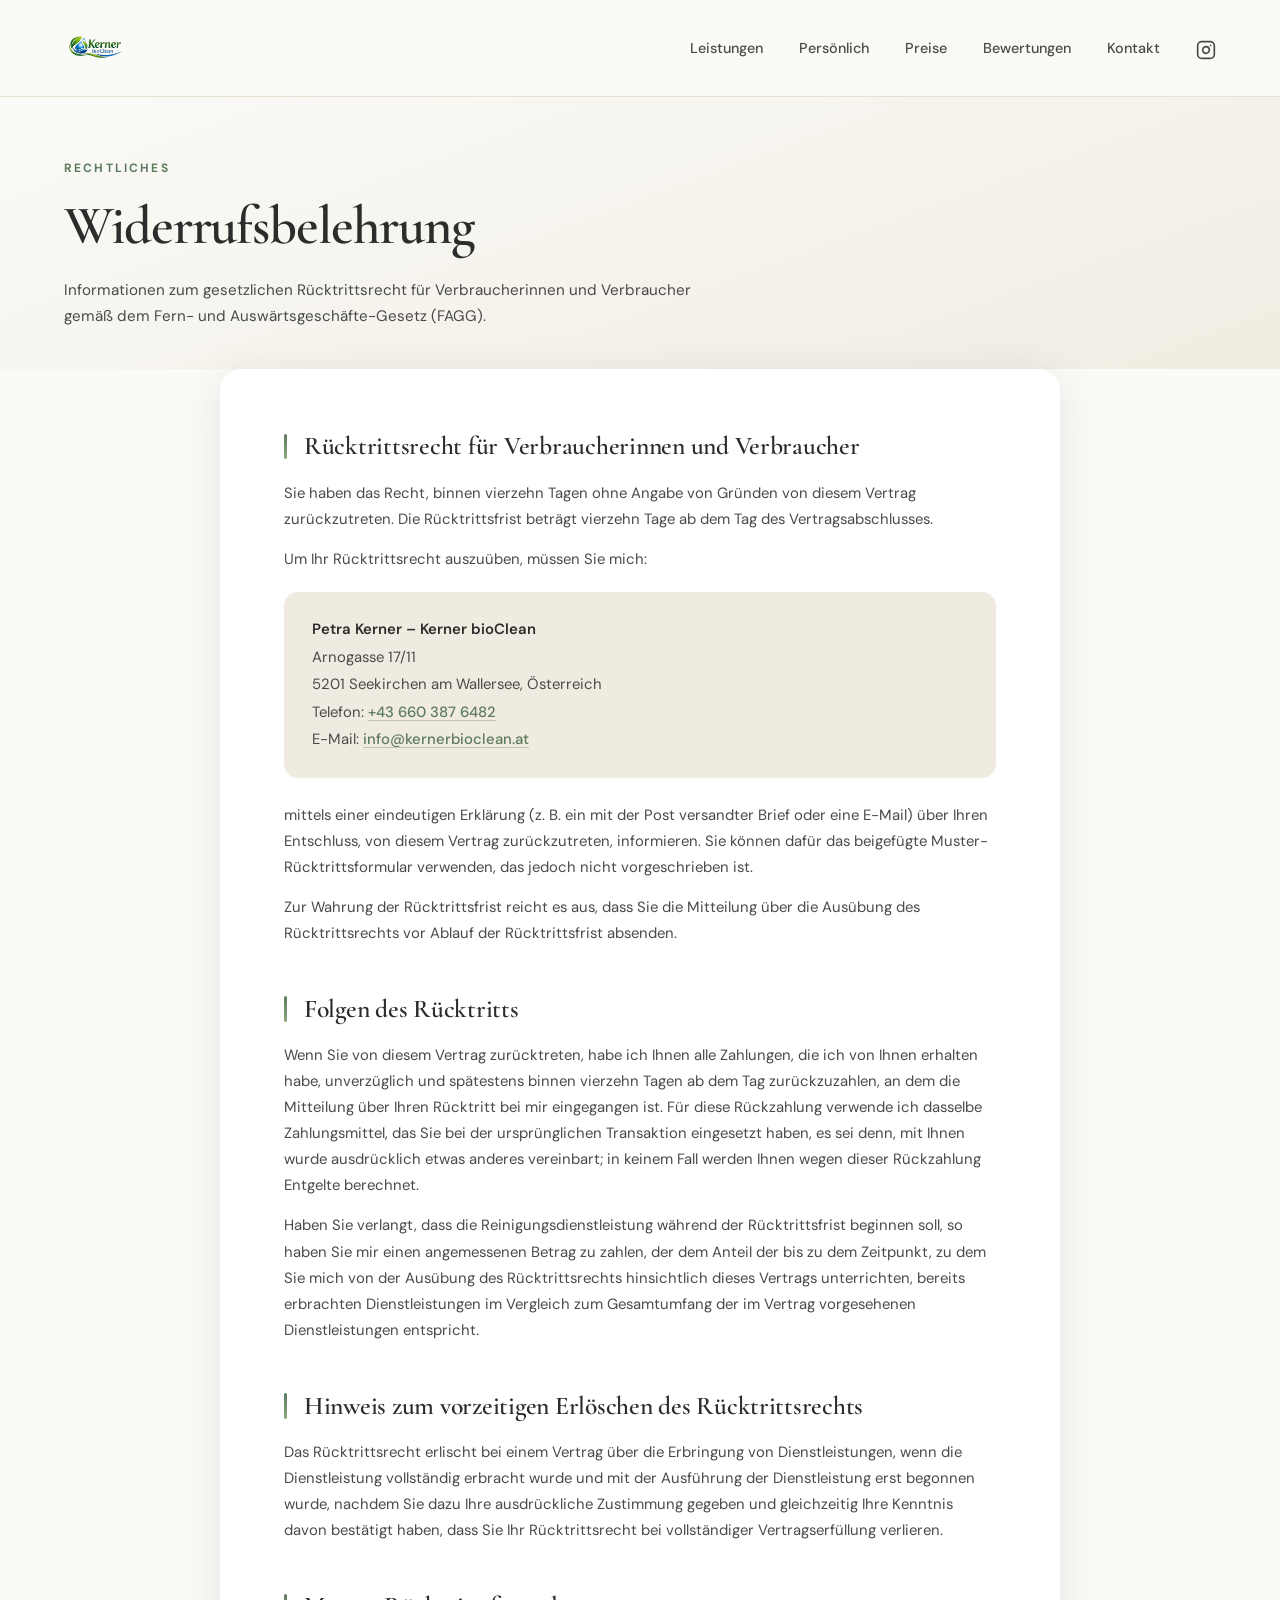
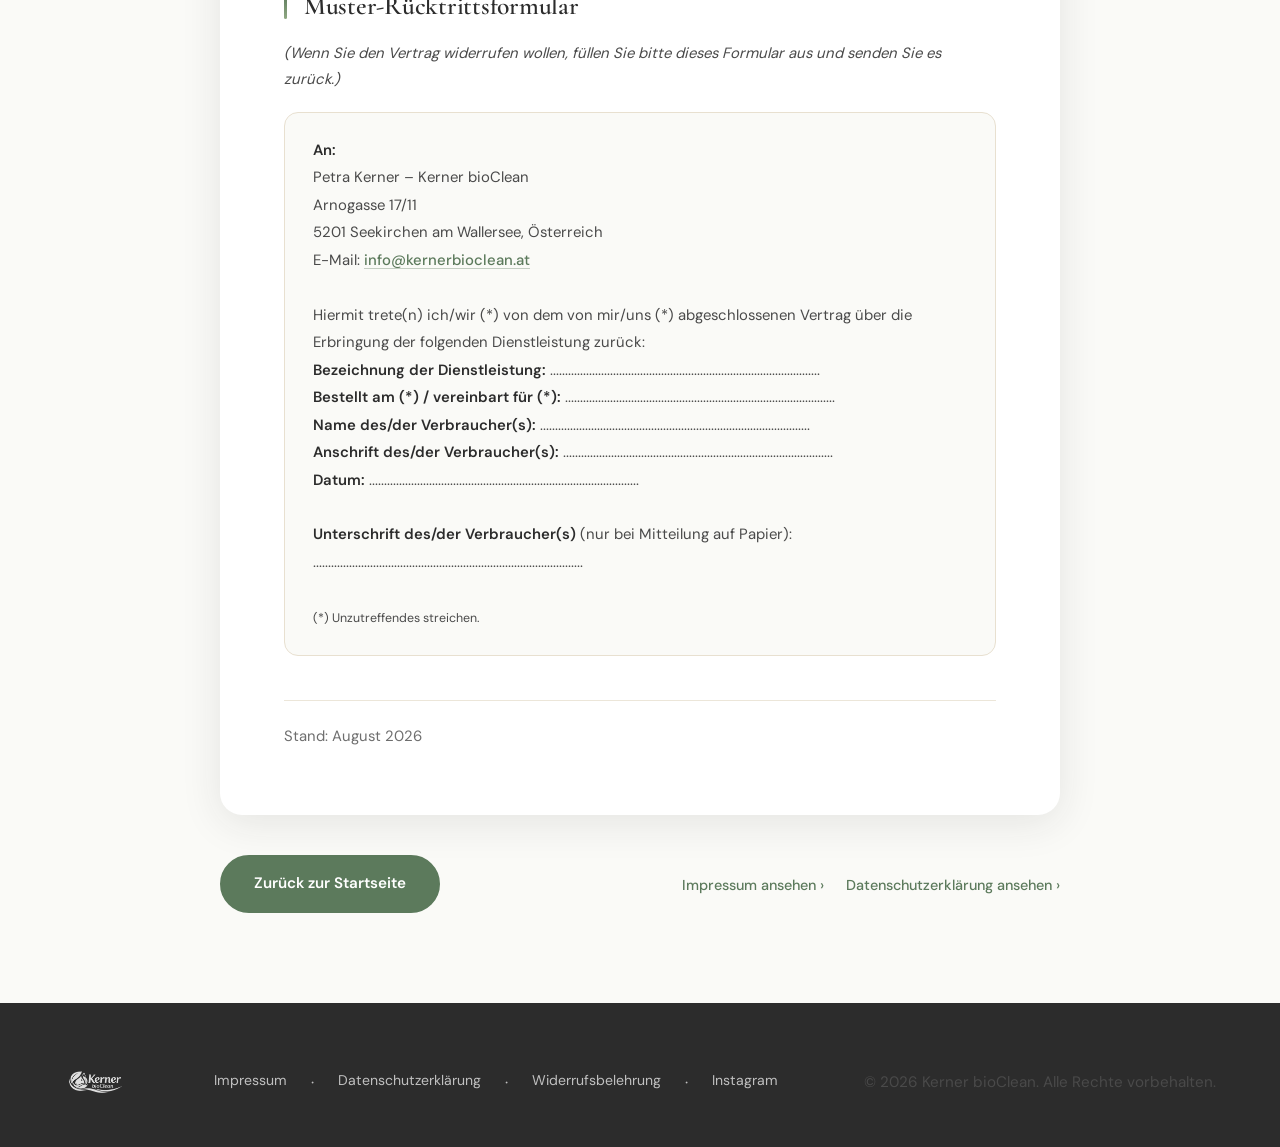
<file: widerruf.html>
<!DOCTYPE html>
<html lang="de">

<head>
  <meta charset="UTF-8">
  <meta name="viewport" content="width=device-width, initial-scale=1.0">
  <title>Widerrufsbelehrung | Kerner bioClean</title>
  <link rel="icon" type="image/png" href="Logo-ohneText.png" sizes="192x192">
  <link rel="apple-touch-icon" href="Logo-ohneText.png">
  <meta name="description" content="Widerrufsbelehrung und Muster-Widerrufsformular nach dem Fern- und Auswärtsgeschäfte-Gesetz (FAGG) – Kerner bioClean, Petra Kerner.">
  <meta name="robots" content="noindex, follow">
  <meta name="referrer" content="strict-origin-when-cross-origin">
  <link rel="stylesheet" href="style.min.css?v=3">
  <link rel="canonical" href="https://www.kernerbioclean.at/widerruf.html">
  <meta property="og:type" content="website">
  <meta property="og:locale" content="de_AT">
  <meta property="og:site_name" content="Kerner bioClean">
  <meta property="og:title" content="Widerrufsbelehrung | Kerner bioClean">
  <meta property="og:description" content="Widerrufsbelehrung und Muster-Widerrufsformular nach dem Fern- und Auswärtsgeschäfte-Gesetz (FAGG) – Kerner bioClean, Petra Kerner.">
  <meta property="og:url" content="https://www.kernerbioclean.at/widerruf.html">
  <meta property="og:image" content="https://www.kernerbioclean.at/social-preview.png">
  <meta property="og:image:width" content="1200">
  <meta property="og:image:height" content="630">
  <meta property="og:image:alt" content="Kerner bioClean – Reinigungsservice in Salzburg">
  <meta name="twitter:card" content="summary_large_image">
  <meta name="twitter:title" content="Widerrufsbelehrung | Kerner bioClean">
  <meta name="twitter:description" content="Widerrufsbelehrung und Muster-Widerrufsformular nach dem Fern- und Auswärtsgeschäfte-Gesetz (FAGG) – Kerner bioClean, Petra Kerner.">
  <meta name="twitter:image" content="https://www.kernerbioclean.at/social-preview.png">
</head>

<body class="legal-page no-js">
  <a href="#hauptinhalt" class="skip-link">Zum Hauptinhalt springen</a>

  <!-- ======================== NAVIGATION ======================== -->
  <nav class="navbar" id="navbar">
    <div class="container">
      <a href="./" class="logo"><img src="Logo.webp" width="500" height="500" decoding="async" alt="Kerner bioClean" class="logo-img"></a>
      <ul class="nav-links" id="navLinks">
        <li><a href="./#leistungen">Leistungen</a></li>
        <li><a href="./#persoenlich">Persönlich</a></li>
        <li><a href="./#preise">Preise</a></li>
        <li><a href="./#bewertungen">Bewertungen</a></li>
        <li><a href="./#kontakt">Kontakt</a></li>
        <li><a href="https://www.instagram.com/kernerbiocleanseekirchen/" target="_blank" rel="noopener"
            aria-label="Instagram">
            <svg aria-hidden="true" focusable="false" width="20" height="20" viewBox="0 0 24 24" fill="none" stroke="currentColor" stroke-width="2"
              stroke-linecap="round" stroke-linejoin="round">
              <rect x="2" y="2" width="20" height="20" rx="5" ry="5" />
              <path d="M16 11.37A4 4 0 1 1 12.63 8 4 4 0 0 1 16 11.37z" />
              <line x1="17.5" y1="6.5" x2="17.51" y2="6.5" />
            </svg>
          </a></li>
      </ul>
      <button class="menu-toggle" id="menuToggle" aria-label="Menü öffnen" aria-expanded="false" aria-controls="navLinks">
        <span></span><span></span><span></span>
      </button>
    </div>
  </nav>

  <!-- ======================== SEITENKOPF ======================== -->
  <header class="legal-hero">
    <div class="container">
      <span class="section-label">Rechtliches</span>
      <h1>Widerrufsbelehrung</h1>
      <p class="legal-intro">Informationen zum gesetzlichen Rücktrittsrecht für Verbraucherinnen und Verbraucher gemäß dem Fern- und Auswärtsgeschäfte-Gesetz (FAGG).</p>
    </div>
  </header>

  <!-- ======================== INHALT ======================== -->
  <main class="legal-wrapper" id="hauptinhalt" tabindex="-1">
    <div class="container">
      <article class="legal-sheet">
        <h2>Rücktrittsrecht für Verbraucherinnen und Verbraucher</h2>
        <p>Sie haben das Recht, binnen vierzehn Tagen ohne Angabe von Gründen von diesem Vertrag zurückzutreten. Die Rücktrittsfrist beträgt vierzehn Tage ab dem Tag des Vertragsabschlusses.</p>
        <p>Um Ihr Rücktrittsrecht auszuüben, müssen Sie mich:</p>
        
        <div class="legal-card">
          <p><strong>Petra Kerner – Kerner bioClean</strong><br>
            Arnogasse 17/11<br>
            5201 Seekirchen am Wallersee, Österreich<br>
            Telefon: <a href="tel:+436603876482">+43 660 387 6482</a><br>
            E-Mail: <a href="mailto:info@kernerbioclean.at">info@kernerbioclean.at</a></p>
        </div>

        <p>mittels einer eindeutigen Erklärung (z.&nbsp;B. ein mit der Post versandter Brief oder eine E-Mail) über Ihren Entschluss, von diesem Vertrag zurückzutreten, informieren. Sie können dafür das beigefügte Muster-Rücktrittsformular verwenden, das jedoch nicht vorgeschrieben ist.</p>
        <p>Zur Wahrung der Rücktrittsfrist reicht es aus, dass Sie die Mitteilung über die Ausübung des Rücktrittsrechts vor Ablauf der Rücktrittsfrist absenden.</p>

        <h2>Folgen des Rücktritts</h2>
        <p>Wenn Sie von diesem Vertrag zurücktreten, habe ich Ihnen alle Zahlungen, die ich von Ihnen erhalten habe, unverzüglich und spätestens binnen vierzehn Tagen ab dem Tag zurückzuzahlen, an dem die Mitteilung über Ihren Rücktritt bei mir eingegangen ist. Für diese Rückzahlung verwende ich dasselbe Zahlungsmittel, das Sie bei der ursprünglichen Transaktion eingesetzt haben, es sei denn, mit Ihnen wurde ausdrücklich etwas anderes vereinbart; in keinem Fall werden Ihnen wegen dieser Rückzahlung Entgelte berechnet.</p>
        <p>Haben Sie verlangt, dass die Reinigungsdienstleistung während der Rücktrittsfrist beginnen soll, so haben Sie mir einen angemessenen Betrag zu zahlen, der dem Anteil der bis zu dem Zeitpunkt, zu dem Sie mich von der Ausübung des Rücktrittsrechts hinsichtlich dieses Vertrags unterrichten, bereits erbrachten Dienstleistungen im Vergleich zum Gesamtumfang der im Vertrag vorgesehenen Dienstleistungen entspricht.</p>

        <h2>Hinweis zum vorzeitigen Erlöschen des Rücktrittsrechts</h2>
        <p>Das Rücktrittsrecht erlischt bei einem Vertrag über die Erbringung von Dienstleistungen, wenn die Dienstleistung vollständig erbracht wurde und mit der Ausführung der Dienstleistung erst begonnen wurde, nachdem Sie dazu Ihre ausdrückliche Zustimmung gegeben und gleichzeitig Ihre Kenntnis davon bestätigt haben, dass Sie Ihr Rücktrittsrecht bei vollständiger Vertragserfüllung verlieren.</p>

        <h2>Muster-Rücktrittsformular</h2>
        <p><em>(Wenn Sie den Vertrag widerrufen wollen, füllen Sie bitte dieses Formular aus und senden Sie es zurück.)</em></p>
        
        <div class="legal-card" style="background: var(--bg); border: 1px solid var(--sand);">
          <p><strong>An:</strong><br>
          Petra Kerner – Kerner bioClean<br>
          Arnogasse 17/11<br>
          5201 Seekirchen am Wallersee, Österreich<br>
          E-Mail: <a href="mailto:info@kernerbioclean.at">info@kernerbioclean.at</a></p>
          <br>
          <p>Hiermit trete(n) ich/wir (*) von dem von mir/uns (*) abgeschlossenen Vertrag über die Erbringung der folgenden Dienstleistung zurück:</p>
          <p><strong>Bezeichnung der Dienstleistung:</strong> ..........................................................................................</p>
          <p><strong>Bestellt am (*) / vereinbart für (*):</strong> ..........................................................................................</p>
          <p><strong>Name des/der Verbraucher(s):</strong> ..........................................................................................</p>
          <p><strong>Anschrift des/der Verbraucher(s):</strong> ..........................................................................................</p>
          <p><strong>Datum:</strong> ..........................................................................................</p>
          <br>
          <p><strong>Unterschrift des/der Verbraucher(s)</strong> (nur bei Mitteilung auf Papier): ..........................................................................................</p>
          <br>
          <p><small>(*) Unzutreffendes streichen.</small></p>
        </div>

        <p class="legal-updated">Stand: August 2026</p>
      </article>

      <div class="legal-footer-nav">
        <a href="./" class="btn btn-primary">Zurück zur Startseite</a>
        <div>
          <a href="impressum.html" class="legal-crosslink" style="margin-right: 18px;">Impressum ansehen &rsaquo;</a>
          <a href="datenschutz.html" class="legal-crosslink">Datenschutzerklärung ansehen &rsaquo;</a>
        </div>
      </div>
    </div>
  </main>

  <!-- ======================== FOOTER ======================== -->
  <footer class="footer">
    <div class="container">
      <div class="footer-content">
        <div class="footer-brand">
          <a href="./" class="logo"><img src="Logo.webp" width="500" height="500" decoding="async" alt="Kerner bioClean" class="logo-img footer-logo-img"></a>
        </div>
        <div class="footer-links">
          <a href="impressum.html">Impressum</a>
          <span class="footer-divider">·</span>
          <a href="datenschutz.html">Datenschutzerklärung</a>
          <span class="footer-divider">·</span>
          <a href="widerruf.html">Widerrufsbelehrung</a>
          <span class="footer-divider">·</span>
          <a href="https://www.instagram.com/kernerbiocleanseekirchen/" target="_blank" rel="noopener">Instagram</a>
        </div>
        <p class="footer-copy">&copy; 2026 Kerner bioClean. Alle Rechte vorbehalten.</p>
      </div>
    </div>
  </footer>

  <script src="script.min.js?v=3" defer></script>
</body>

</html>
</file>
<file: style.min.css>
@font-face{font-family:'Cormorant Garamond';font-style:italic;font-weight:400;font-display:swap;src:url('fonts/cormorant-garamond-italic-400-latin-ext.woff2') format('woff2');unicode-range:U+0100-02BA,U+02BD-02C5,U+02C7-02CC,U+02CE-02D7,U+02DD-02FF,U+0304,U+0308,U+0329,U+1D00-1DBF,U+1E00-1E9F,U+1EF2-1EFF,U+2020,U+20A0-20AB,U+20AD-20C0,U+2113,U+2C60-2C7F,U+A720-A7FF;}@font-face{font-family:'Cormorant Garamond';font-style:italic;font-weight:400;font-display:swap;src:url('fonts/cormorant-garamond-italic-400-latin.woff2') format('woff2');unicode-range:U+0000-00FF,U+0131,U+0152-0153,U+02BB-02BC,U+02C6,U+02DA,U+02DC,U+0304,U+0308,U+0329,U+2000-206F,U+20AC,U+2122,U+2191,U+2193,U+2212,U+2215,U+FEFF,U+FFFD;}@font-face{font-family:'Cormorant Garamond';font-style:italic;font-weight:600;font-display:swap;src:url('fonts/cormorant-garamond-italic-400-latin-ext.woff2') format('woff2');unicode-range:U+0100-02BA,U+02BD-02C5,U+02C7-02CC,U+02CE-02D7,U+02DD-02FF,U+0304,U+0308,U+0329,U+1D00-1DBF,U+1E00-1E9F,U+1EF2-1EFF,U+2020,U+20A0-20AB,U+20AD-20C0,U+2113,U+2C60-2C7F,U+A720-A7FF;}@font-face{font-family:'Cormorant Garamond';font-style:italic;font-weight:600;font-display:swap;src:url('fonts/cormorant-garamond-italic-400-latin.woff2') format('woff2');unicode-range:U+0000-00FF,U+0131,U+0152-0153,U+02BB-02BC,U+02C6,U+02DA,U+02DC,U+0304,U+0308,U+0329,U+2000-206F,U+20AC,U+2122,U+2191,U+2193,U+2212,U+2215,U+FEFF,U+FFFD;}@font-face{font-family:'Cormorant Garamond';font-style:normal;font-weight:400;font-display:swap;src:url('fonts/cormorant-garamond-normal-400-latin-ext.woff2') format('woff2');unicode-range:U+0100-02BA,U+02BD-02C5,U+02C7-02CC,U+02CE-02D7,U+02DD-02FF,U+0304,U+0308,U+0329,U+1D00-1DBF,U+1E00-1E9F,U+1EF2-1EFF,U+2020,U+20A0-20AB,U+20AD-20C0,U+2113,U+2C60-2C7F,U+A720-A7FF;}@font-face{font-family:'Cormorant Garamond';font-style:normal;font-weight:400;font-display:swap;src:url('fonts/cormorant-garamond-normal-400-latin.woff2') format('woff2');unicode-range:U+0000-00FF,U+0131,U+0152-0153,U+02BB-02BC,U+02C6,U+02DA,U+02DC,U+0304,U+0308,U+0329,U+2000-206F,U+20AC,U+2122,U+2191,U+2193,U+2212,U+2215,U+FEFF,U+FFFD;}@font-face{font-family:'Cormorant Garamond';font-style:normal;font-weight:600;font-display:swap;src:url('fonts/cormorant-garamond-normal-400-latin-ext.woff2') format('woff2');unicode-range:U+0100-02BA,U+02BD-02C5,U+02C7-02CC,U+02CE-02D7,U+02DD-02FF,U+0304,U+0308,U+0329,U+1D00-1DBF,U+1E00-1E9F,U+1EF2-1EFF,U+2020,U+20A0-20AB,U+20AD-20C0,U+2113,U+2C60-2C7F,U+A720-A7FF;}@font-face{font-family:'Cormorant Garamond';font-style:normal;font-weight:600;font-display:swap;src:url('fonts/cormorant-garamond-normal-400-latin.woff2') format('woff2');unicode-range:U+0000-00FF,U+0131,U+0152-0153,U+02BB-02BC,U+02C6,U+02DA,U+02DC,U+0304,U+0308,U+0329,U+2000-206F,U+20AC,U+2122,U+2191,U+2193,U+2212,U+2215,U+FEFF,U+FFFD;}@font-face{font-family:'Cormorant Garamond';font-style:normal;font-weight:700;font-display:swap;src:url('fonts/cormorant-garamond-normal-400-latin-ext.woff2') format('woff2');unicode-range:U+0100-02BA,U+02BD-02C5,U+02C7-02CC,U+02CE-02D7,U+02DD-02FF,U+0304,U+0308,U+0329,U+1D00-1DBF,U+1E00-1E9F,U+1EF2-1EFF,U+2020,U+20A0-20AB,U+20AD-20C0,U+2113,U+2C60-2C7F,U+A720-A7FF;}@font-face{font-family:'Cormorant Garamond';font-style:normal;font-weight:700;font-display:swap;src:url('fonts/cormorant-garamond-normal-400-latin.woff2') format('woff2');unicode-range:U+0000-00FF,U+0131,U+0152-0153,U+02BB-02BC,U+02C6,U+02DA,U+02DC,U+0304,U+0308,U+0329,U+2000-206F,U+20AC,U+2122,U+2191,U+2193,U+2212,U+2215,U+FEFF,U+FFFD;}@font-face{font-family:'DM Sans';font-style:normal;font-weight:400;font-display:swap;src:url('fonts/dm-sans-normal-400-latin-ext.woff2') format('woff2');unicode-range:U+0100-02BA,U+02BD-02C5,U+02C7-02CC,U+02CE-02D7,U+02DD-02FF,U+0304,U+0308,U+0329,U+1D00-1DBF,U+1E00-1E9F,U+1EF2-1EFF,U+2020,U+20A0-20AB,U+20AD-20C0,U+2113,U+2C60-2C7F,U+A720-A7FF;}@font-face{font-family:'DM Sans';font-style:normal;font-weight:400;font-display:swap;src:url('fonts/dm-sans-normal-400-latin.woff2') format('woff2');unicode-range:U+0000-00FF,U+0131,U+0152-0153,U+02BB-02BC,U+02C6,U+02DA,U+02DC,U+0304,U+0308,U+0329,U+2000-206F,U+20AC,U+2122,U+2191,U+2193,U+2212,U+2215,U+FEFF,U+FFFD;}@font-face{font-family:'DM Sans';font-style:normal;font-weight:500;font-display:swap;src:url('fonts/dm-sans-normal-400-latin-ext.woff2') format('woff2');unicode-range:U+0100-02BA,U+02BD-02C5,U+02C7-02CC,U+02CE-02D7,U+02DD-02FF,U+0304,U+0308,U+0329,U+1D00-1DBF,U+1E00-1E9F,U+1EF2-1EFF,U+2020,U+20A0-20AB,U+20AD-20C0,U+2113,U+2C60-2C7F,U+A720-A7FF;}@font-face{font-family:'DM Sans';font-style:normal;font-weight:500;font-display:swap;src:url('fonts/dm-sans-normal-400-latin.woff2') format('woff2');unicode-range:U+0000-00FF,U+0131,U+0152-0153,U+02BB-02BC,U+02C6,U+02DA,U+02DC,U+0304,U+0308,U+0329,U+2000-206F,U+20AC,U+2122,U+2191,U+2193,U+2212,U+2215,U+FEFF,U+FFFD;}@font-face{font-family:'DM Sans';font-style:normal;font-weight:600;font-display:swap;src:url('fonts/dm-sans-normal-400-latin-ext.woff2') format('woff2');unicode-range:U+0100-02BA,U+02BD-02C5,U+02C7-02CC,U+02CE-02D7,U+02DD-02FF,U+0304,U+0308,U+0329,U+1D00-1DBF,U+1E00-1E9F,U+1EF2-1EFF,U+2020,U+20A0-20AB,U+20AD-20C0,U+2113,U+2C60-2C7F,U+A720-A7FF;}@font-face{font-family:'DM Sans';font-style:normal;font-weight:600;font-display:swap;src:url('fonts/dm-sans-normal-400-latin.woff2') format('woff2');unicode-range:U+0000-00FF,U+0131,U+0152-0153,U+02BB-02BC,U+02C6,U+02DA,U+02DC,U+0304,U+0308,U+0329,U+2000-206F,U+20AC,U+2122,U+2191,U+2193,U+2212,U+2215,U+FEFF,U+FFFD;}@font-face{font-family:'DM Sans';font-style:normal;font-weight:700;font-display:swap;src:url('fonts/dm-sans-normal-400-latin-ext.woff2') format('woff2');unicode-range:U+0100-02BA,U+02BD-02C5,U+02C7-02CC,U+02CE-02D7,U+02DD-02FF,U+0304,U+0308,U+0329,U+1D00-1DBF,U+1E00-1E9F,U+1EF2-1EFF,U+2020,U+20A0-20AB,U+20AD-20C0,U+2113,U+2C60-2C7F,U+A720-A7FF;}@font-face{font-family:'DM Sans';font-style:normal;font-weight:700;font-display:swap;src:url('fonts/dm-sans-normal-400-latin.woff2') format('woff2');unicode-range:U+0000-00FF,U+0131,U+0152-0153,U+02BB-02BC,U+02C6,U+02DA,U+02DC,U+0304,U+0308,U+0329,U+2000-206F,U+20AC,U+2122,U+2191,U+2193,U+2212,U+2215,U+FEFF,U+FFFD;}:root{--primary:#5C7A5C;--primary-dark:#4A654A;--accent:#8FA882;--accent-light:#a8bf9e;--bg:#FAFAF7;--sand:#E8E0D0;--sand-light:#f0ebe0;--dark:#2C2C2C;--dark-soft:#4a4a4a;--white:#ffffff;--shadow-sm:0 2px 8px rgba(44,44,44,0.06);--shadow-md:0 4px 20px rgba(44,44,44,0.08);--shadow-lg:0 8px 40px rgba(44,44,44,0.10);--shadow-xl:0 12px 48px rgba(44,44,44,0.14);--radius-sm:8px;--radius-md:14px;--radius-lg:22px;--radius-xl:32px;--transition:0.35s cubic-bezier(0.4,0,0.2,1);--transition-slow:0.6s cubic-bezier(0.4,0,0.2,1);}*,*::before,*::after{box-sizing:border-box;margin:0;padding:0;}html{scroll-behavior:smooth;font-size:16px;-webkit-font-smoothing:antialiased;-moz-osx-font-smoothing:grayscale;overflow-x:hidden;}body{font-family:'DM Sans',sans-serif;background-color:var(--bg);color:var(--dark);line-height:1.7;overflow-x:hidden;}img{max-width:100%;height:auto;display:block;}a{text-decoration:none;color:inherit;transition:color var(--transition);}ul{list-style:none;}h1,h2,h3,h4{font-family:'Cormorant Garamond',serif;font-weight:600;line-height:1.2;color:var(--dark);}h1{font-size:clamp(2.4rem,5vw,4rem);letter-spacing:-0.02em;}h2{font-size:clamp(1.8rem,3.5vw,2.8rem);letter-spacing:-0.01em;}h3{font-size:clamp(1.2rem,2vw,1.5rem);}h4{font-size:1.1rem;}p{font-size:clamp(0.95rem,1.1vw,1.08rem);color:var(--dark-soft);max-width:640px;}.section-label{font-family:'DM Sans',sans-serif;font-size:0.75rem;font-weight:700;text-transform:uppercase;letter-spacing:0.18em;color:var(--primary);margin-bottom:1rem;display:inline-block;}.container{width:100%;max-width:1200px;margin:0 auto;padding:0 24px;box-sizing:border-box;}section{padding:100px 0;}.btn{display:inline-flex;align-items:center;gap:8px;font-family:'DM Sans',sans-serif;font-size:0.95rem;font-weight:600;padding:14px 32px;border-radius:50px;border:2px solid transparent;cursor:pointer;transition:all var(--transition);white-space:nowrap;}.btn-primary{background-color:var(--primary);color:var(--white);border-color:var(--primary);}.btn-primary:hover{background-color:var(--primary-dark);border-color:var(--primary-dark);transform:translateY(-2px);box-shadow:0 6px 24px rgba(92,122,92,0.35);}.btn-outline{background-color:transparent;color:var(--primary);border-color:var(--primary);}.btn-outline:hover{background-color:var(--primary);color:var(--white);transform:translateY(-2px);}.btn-white{background-color:var(--white);color:var(--primary);border-color:var(--white);}.btn-white:hover{background-color:var(--sand-light);transform:translateY(-2px);box-shadow:var(--shadow-md);}.reveal{opacity:1;transform:none;}.reveal-animate.visible{animation:reveal-in 0.55s ease-out;}@keyframes reveal-in{from{transform:translateY(16px);}to{transform:translateY(0);}}.navbar{position:fixed;top:0;left:0;width:100%;z-index:1000;padding:20px 0;transition:all var(--transition);}.navbar.scrolled{padding:12px 0;background:rgba(250,250,247,0.75);backdrop-filter:blur(18px) saturate(180%);-webkit-backdrop-filter:blur(18px) saturate(180%);border-bottom:1px solid rgba(232,224,208,0.5);box-shadow:var(--shadow-sm);}.navbar .container{display:flex;align-items:center;justify-content:space-between;}.logo{font-family:'Cormorant Garamond',serif;font-size:1.6rem;font-weight:700;color:var(--primary);letter-spacing:-0.02em;}.logo span{font-weight:400;color:var(--dark);}.logo-img{height:85px;width:auto;display:block;transition:opacity var(--transition);}.logo-img:hover{opacity:0.85;}.footer-logo-img{height:64px;filter:brightness(0) invert(1);opacity:0.85;}.nav-links a svg{vertical-align:middle;}.nav-links{display:flex;align-items:center;gap:36px;}.nav-links a{font-size:0.9rem;font-weight:500;color:var(--dark-soft);position:relative;padding:4px 0;}.nav-links a::after{content:'';position:absolute;left:0;bottom:0;width:0;height:2px;background-color:var(--primary);transition:width var(--transition);}.nav-links a:hover{color:var(--primary);}.nav-links a:hover::after{width:100%;}.menu-toggle{display:none;flex-direction:column;gap:5px;cursor:pointer;background:none;border:none;padding:4px;z-index:1100;}.menu-toggle span{display:block;width:26px;height:2px;background-color:var(--dark);border-radius:2px;transition:all var(--transition);}.menu-toggle.active span:nth-child(1){transform:rotate(45deg) translate(5px,5px);}.menu-toggle.active span:nth-child(2){opacity:0;}.menu-toggle.active span:nth-child(3){transform:rotate(-45deg) translate(5px,-5px);}.hero{position:relative;min-height:100vh;display:flex;align-items:center;overflow:hidden;background:linear-gradient(160deg,var(--bg) 0%,var(--sand-light) 100%);}.hero::before{content:'';position:absolute;inset:0;background:url('Hintergrund-Image.webp') center/cover no-repeat;opacity:0.25;}.hero .container{position:relative;z-index:2;padding-top:60px;padding-bottom:80px;}.hero-content{max-width:680px;}.hero-content h1{margin-bottom:24px;font-weight:700;}.hero-content h1 em{font-style:normal;color:var(--primary);}.hero-content p{font-size:clamp(1.05rem,1.3vw,1.2rem);margin-bottom:40px;line-height:1.8;}.hero-buttons{display:flex;gap:16px;flex-wrap:wrap;}.hero-decoration{position:absolute;right:5%;top:50%;transform:translateY(-50%);width:420px;height:420px;z-index:1;}.hero-circle{position:absolute;border-radius:50%;opacity:0.15;}.hero-circle:nth-child(1){width:300px;height:300px;background:var(--primary);top:0;right:0;animation:float 8s ease-in-out infinite;}.hero-circle:nth-child(2){width:200px;height:200px;background:var(--accent);bottom:0;left:0;animation:float 10s ease-in-out infinite reverse;}.hero-circle:nth-child(3){width:120px;height:120px;background:var(--sand);top:50%;left:40%;animation:float 6s ease-in-out infinite 1s;}@keyframes float{0%,100%{transform:translateY(0) scale(1);}50%{transform:translateY(-20px) scale(1.05);}}#philosophie{background-color:var(--white);position:relative;}.philosophy-content{text-align:center;max-width:700px;margin:0 auto 60px;}.philosophy-content h2{margin-bottom:20px;}.philosophy-content p{margin:0 auto;}.philosophy-features{display:grid;grid-template-columns:repeat(3,1fr);gap:40px;}.philosophy-feature{text-align:center;padding:40px 24px;border-radius:var(--radius-lg);background:var(--bg);transition:all var(--transition);}.philosophy-feature:hover{transform:translateY(-4px);box-shadow:var(--shadow-md);}.philosophy-feature .icon-wrapper{width:64px;height:64px;border-radius:50%;background:linear-gradient(135deg,var(--primary),var(--accent));display:flex;align-items:center;justify-content:center;margin:0 auto 20px;}.philosophy-feature .icon-wrapper svg{width:28px;height:28px;stroke:var(--white);fill:none;stroke-width:2;stroke-linecap:round;stroke-linejoin:round;}.philosophy-feature h3,.philosophy-feature h4{margin-bottom:8px;font-family:'DM Sans',sans-serif;font-weight:600;}.philosophy-feature p{font-size:0.9rem;margin:0 auto;}#leistungen{background-color:var(--bg);}.services-header{text-align:center;max-width:600px;margin:0 auto 60px;}.services-header h2{margin-bottom:16px;}.services-grid{display:flex;flex-wrap:wrap;justify-content:center;gap:24px;}.service-card{flex:0 1 calc(25% - 18px);background:var(--white);padding:36px 28px;border-radius:var(--radius-md);border:1px solid rgba(232,224,208,0.6);transition:all var(--transition);position:relative;overflow:hidden;}.service-card::before{content:'';position:absolute;top:0;left:0;width:100%;height:3px;background:linear-gradient(90deg,var(--primary),var(--accent));opacity:0;transition:opacity var(--transition);}.service-card:hover{transform:translateY(-6px);box-shadow:var(--shadow-lg);border-color:transparent;}.service-card:hover::before{opacity:1;}.service-card .icon-wrapper{width:52px;height:52px;border-radius:var(--radius-sm);background:var(--bg);display:flex;align-items:center;justify-content:center;margin-bottom:20px;transition:background var(--transition);}.service-card:hover .icon-wrapper{background:linear-gradient(135deg,var(--primary),var(--accent));}.service-card .icon-wrapper svg{width:24px;height:24px;stroke:var(--primary);fill:none;stroke-width:2;stroke-linecap:round;stroke-linejoin:round;transition:stroke var(--transition);}.service-card:hover .icon-wrapper svg{stroke:var(--white);}.service-card h3{font-family:'DM Sans',sans-serif;font-size:1.1rem;font-weight:600;margin-bottom:8px;}.service-card p{font-size:0.88rem;line-height:1.6;}#vertrauen{background:linear-gradient(135deg,var(--primary) 0%,var(--primary-dark) 100%);color:var(--white);}.trust-content{text-align:center;}.trust-content h2{color:var(--white);margin-bottom:48px;}.trust-list{display:flex;flex-wrap:wrap;justify-content:center;gap:20px 40px;}.trust-item{display:flex;align-items:center;gap:12px;font-size:1.05rem;font-weight:500;color:rgba(255,255,255,0.95);}.trust-item svg{width:24px;height:24px;stroke:var(--accent-light);fill:none;stroke-width:2.5;flex-shrink:0;}#bewertungen{background:var(--bg);}.reviews-header{text-align:center;max-width:600px;margin:0 auto 60px;}.reviews-header h2{margin-bottom:16px;}.reviews-grid{display:grid;grid-template-columns:repeat(3,1fr);gap:30px;}.review-card{background:var(--white);padding:40px 30px;border-radius:var(--radius-md);border:1px solid rgba(232,224,208,0.6);transition:all var(--transition);}.review-card:hover{transform:translateY(-6px);box-shadow:var(--shadow-md);border-color:transparent;}.review-card .stars{color:#F5A623;font-size:1.2rem;margin-bottom:20px;letter-spacing:2px;}.review-card p{font-style:italic;line-height:1.7;margin-bottom:20px;font-size:0.95rem;}.review-card h3,.review-card h4{font-size:1rem;font-family:'DM Sans',sans-serif;color:var(--primary);font-weight:600;}#bewertungen{background:var(--bg);}.reviews-header{text-align:center;max-width:600px;margin:0 auto 60px;}.reviews-header h2{margin-bottom:16px;}.reviews-grid{display:grid;grid-template-columns:repeat(3,1fr);gap:30px;}.review-card{background:var(--white);padding:40px 30px;border-radius:var(--radius-md);border:1px solid rgba(232,224,208,0.6);transition:all var(--transition);}.review-card:hover{transform:translateY(-6px);box-shadow:var(--shadow-md);border-color:transparent;}.review-card .stars{color:#F5A623;font-size:1.2rem;margin-bottom:20px;letter-spacing:2px;}.review-card p{font-style:italic;line-height:1.7;margin-bottom:20px;font-size:0.95rem;}.review-card h3,.review-card h4{font-size:1rem;font-family:'DM Sans',sans-serif;color:var(--primary);font-weight:600;}#preise{background:var(--white);}.pricing-card{max-width:840px;margin:0 auto;text-align:center;background:var(--bg);border-radius:var(--radius-xl);padding:60px 48px;border:1px solid var(--sand);position:relative;overflow:hidden;}.pricing-card::before{content:'';position:absolute;top:-60px;right:-60px;width:160px;height:160px;border-radius:50%;background:var(--accent);opacity:0.1;}.pricing-card h2{margin-bottom:20px;}.pricing-amount{font-family:'Cormorant Garamond',serif;font-size:3.2rem;font-weight:700;color:var(--primary);margin:24px 0 8px;}.pricing-amount span{font-size:1.2rem;font-weight:400;color:var(--dark-soft);}.pricing-card>p{margin:0 auto 32px;}#persoenlich{background:var(--bg);}.personal-grid{display:grid;grid-template-columns:1fr 1.3fr;gap:60px;align-items:center;}.personal-image{border-radius:var(--radius-xl);overflow:hidden;position:relative;}.personal-image img{width:100%;height:480px;object-fit:cover;object-position:top;border-radius:var(--radius-xl);}.personal-image::after{content:'';position:absolute;inset:0;border-radius:var(--radius-xl);border:1px solid rgba(232,224,208,0.6);}.personal-text h2{margin-bottom:24px;}.personal-text p{font-size:1.05rem;line-height:1.9;margin-bottom:32px;}.personal-text .signature{font-family:'Cormorant Garamond',serif;font-size:1.4rem;font-weight:600;color:var(--primary);font-style:italic;}#ablauf{background:var(--white);}.process-header{text-align:center;max-width:600px;margin:0 auto 60px;}.process-header h2{margin-bottom:16px;}.process-steps{display:grid;grid-template-columns:repeat(3,1fr);gap:40px;position:relative;}.process-steps::before{content:'';position:absolute;top:42px;left:16.6%;width:66.6%;height:2px;background:linear-gradient(90deg,var(--sand) 0%,var(--primary) 50%,var(--sand) 100%);}.process-step{text-align:center;position:relative;z-index:1;}.step-number{width:84px;height:84px;border-radius:50%;background:linear-gradient(135deg,var(--primary),var(--accent));display:flex;align-items:center;justify-content:center;margin:0 auto 24px;font-family:'Cormorant Garamond',serif;font-size:1.8rem;font-weight:700;color:var(--white);box-shadow:0 8px 24px rgba(92,122,92,0.3);line-height:1;}.process-step h3{font-family:'DM Sans',sans-serif;font-weight:600;margin-bottom:8px;}.process-step p{font-size:0.9rem;margin:0 auto;}#kontakt{background:var(--bg);position:relative;}.contact-grid{display:grid;grid-template-columns:1.2fr 1fr;gap:60px;align-items:start;}.contact-form-wrapper{background:var(--white);padding:48px;border-radius:var(--radius-xl);border:1px solid rgba(232,224,208,0.5);box-shadow:var(--shadow-md);}.contact-form-wrapper h2{margin-bottom:8px;}.contact-form-wrapper>p{margin-bottom:32px;}.form-grid{display:grid;grid-template-columns:1fr 1fr;gap:16px;}.form-group{display:flex;flex-direction:column;}.form-group.full-width{grid-column:1 / -1;}.form-group label{font-size:0.82rem;font-weight:600;margin-bottom:6px;color:var(--dark);}.form-group input,.form-group select,.form-group textarea{font-family:'DM Sans',sans-serif;font-size:0.95rem;padding:12px 16px;border:1.5px solid var(--sand);border-radius:var(--radius-sm);background:var(--bg);color:var(--dark);transition:all var(--transition);outline:none;}.form-group input:focus,.form-group select:focus,.form-group textarea:focus{border-color:var(--primary);box-shadow:0 0 0 3px rgba(92,122,92,0.12);}.form-group textarea{resize:vertical;min-height:120px;}.form-submit{margin-top:24px;}.datepicker-wrapper{position:relative;}.datepicker-wrapper input{cursor:pointer;padding-right:42px !important;}.datepicker-icon{position:absolute;right:14px;top:50%;transform:translateY(-50%);pointer-events:none;stroke:var(--dark-soft);}.datepicker-dropdown{display:none;position:absolute;top:calc(100% + 8px);left:0;z-index:500;background:var(--white);border-radius:var(--radius-md);box-shadow:var(--shadow-xl);border:1px solid var(--sand);padding:20px;width:300px;animation:datepickerFadeIn 0.25s ease;}.datepicker-dropdown.open{display:block;}@keyframes datepickerFadeIn{from{opacity:0;transform:translateY(-8px);}to{opacity:1;transform:translateY(0);}}.datepicker-header{display:flex;align-items:center;justify-content:space-between;margin-bottom:16px;}.datepicker-header .dp-month-year{font-family:'Cormorant Garamond',serif;font-size:1.15rem;font-weight:600;color:var(--dark);}.datepicker-header button{background:none;border:1.5px solid var(--sand);border-radius:50%;width:32px;height:32px;display:flex;align-items:center;justify-content:center;cursor:pointer;color:var(--dark-soft);transition:all var(--transition);font-size:0.9rem;}.datepicker-header button:hover{background:var(--primary);border-color:var(--primary);color:var(--white);}.datepicker-weekdays{display:grid;grid-template-columns:repeat(7,1fr);gap:2px;margin-bottom:6px;}.datepicker-weekdays span{text-align:center;font-size:0.72rem;font-weight:700;text-transform:uppercase;letter-spacing:0.05em;color:var(--dark-soft);padding:4px 0;}.datepicker-days{display:grid;grid-template-columns:repeat(7,1fr);gap:2px;}.datepicker-days button{background:none;border:none;border-radius:50%;width:36px;height:36px;display:flex;align-items:center;justify-content:center;font-family:'DM Sans',sans-serif;font-size:0.85rem;font-weight:500;color:var(--dark);cursor:pointer;transition:all var(--transition);margin:0 auto;}.datepicker-days button:hover:not(:disabled):not(.dp-selected){background:var(--sand-light);color:var(--primary);}.datepicker-days button.dp-today{border:1.5px solid var(--primary);font-weight:700;}.datepicker-days button.dp-selected{background:linear-gradient(135deg,var(--primary),var(--accent));color:var(--white);font-weight:700;box-shadow:0 4px 12px rgba(92,122,92,0.35);}.datepicker-days button:disabled{color:var(--sand);cursor:not-allowed;opacity:0.4;}.datepicker-days button.dp-empty{visibility:hidden;}.contact-info{padding-top:20px;}.contact-info h3{font-family:'DM Sans',sans-serif;font-size:1.2rem;font-weight:600;margin-bottom:24px;}.contact-detail{display:flex;align-items:center;gap:16px;margin-bottom:20px;font-size:0.95rem;}.contact-detail .icon-circle{width:48px;height:48px;border-radius:50%;background:var(--white);border:1.5px solid var(--sand);display:flex;align-items:center;justify-content:center;flex-shrink:0;transition:all var(--transition);}.contact-detail:hover .icon-circle{background:var(--primary);border-color:var(--primary);}.contact-detail .icon-circle svg{width:20px;height:20px;stroke:var(--primary);fill:none;stroke-width:2;transition:stroke var(--transition);}.contact-detail:hover .icon-circle svg{stroke:var(--white);}.qr-code-box{display:flex;flex-direction:column;align-items:center;gap:12px;margin-top:28px;padding:24px;background:var(--white);border:1.5px solid var(--sand);border-radius:var(--radius-md);transition:all var(--transition);}.qr-code-box:hover{border-color:var(--primary);box-shadow:var(--shadow-sm);}.qr-code-img{width:140px;height:140px;border-radius:var(--radius-sm);object-fit:contain;}.qr-code-box span{font-size:0.85rem;font-weight:600;color:var(--primary);text-align:center;}.contact-info .response-note{background:linear-gradient(135deg,var(--primary),var(--accent));color:var(--white);padding:20px 24px;border-radius:var(--radius-md);font-size:0.9rem;font-weight:500;margin-top:32px;display:flex;align-items:center;gap:12px;}.contact-info .response-note svg{width:22px;height:22px;stroke:var(--white);fill:none;stroke-width:2;flex-shrink:0;}.footer{background:var(--dark);color:rgba(255,255,255,0.7);padding:48px 0 32px;}.footer-content{display:flex;align-items:center;justify-content:space-between;flex-wrap:wrap;gap:20px;}.footer .logo{color:var(--white);}.footer .logo span{color:rgba(255,255,255,0.5);}.footer-links{display:flex;gap:24px;}.footer-links a{font-size:0.88rem;transition:color var(--transition);}.footer-links a:hover{color:var(--accent-light);}.footer-bottom{text-align:center;margin-top:32px;padding-top:24px;border-top:1px solid rgba(255,255,255,0.1);font-size:0.82rem;}.cookie-banner{position:fixed;bottom:0;left:0;right:0;background:var(--white);padding:20px 24px;box-shadow:0 -4px 20px rgba(44,44,44,0.1);z-index:9999;display:flex;align-items:center;justify-content:center;gap:24px;transform:translateY(100%);transition:transform 0.5s cubic-bezier(0.4,0,0.2,1);}.cookie-banner.show{transform:translateY(0);}.cookie-banner p{font-size:0.88rem;max-width:none;}.cookie-banner p a{color:var(--primary);text-decoration:underline;text-underline-offset:2px;}.cookie-btn{font-family:'DM Sans',sans-serif;font-size:0.85rem;font-weight:600;padding:10px 24px;border-radius:50px;border:none;cursor:pointer;transition:all var(--transition);white-space:nowrap;}.cookie-accept{background:var(--primary);color:var(--white);}.cookie-accept:hover{background:var(--primary-dark);}.cookie-decline{background:transparent;color:var(--dark-soft);border:1px solid var(--sand);}.cookie-decline:hover{border-color:var(--dark-soft);}@media (max-width:1024px){.services-grid{grid-template-columns:repeat(3,1fr);}.hero-decoration{display:none;}}@media (max-width:900px){section{padding:80px 0;}.services-grid{gap:20px;}.service-card{flex:0 1 calc(50% - 10px);}.reviews-grid{grid-template-columns:repeat(2,1fr);gap:20px;}.personal-grid{grid-template-columns:1fr;gap:40px;}.personal-image img{height:360px;}.contact-grid{grid-template-columns:1fr;gap:40px;}.process-steps::before{display:none;}}@media (max-width:768px){.nav-links{position:fixed;top:0;right:-100%;width:55%;max-width:240px;height:100vh;background:var(--white);flex-direction:column;justify-content:center;gap:22px;padding:32px 28px;box-shadow:var(--shadow-xl);transition:right var(--transition);}.nav-links.open{right:0;}.nav-links a{font-size:1.1rem;}.menu-toggle{display:flex;}.hero{min-height:auto;padding:120px 0 80px;}.hero-buttons{flex-direction:column;}.hero-buttons .btn{justify-content:center;}.philosophy-features{grid-template-columns:1fr;gap:24px;}.service-card{flex:0 1 100%;}.reviews-grid{grid-template-columns:1fr;}.process-steps{grid-template-columns:1fr;gap:32px;}.form-grid{grid-template-columns:1fr;}.contact-form-wrapper{padding:32px 24px;}.pricing-card{padding:40px 28px;}.trust-list{flex-direction:column;align-items:center;gap:16px;}.cookie-banner{flex-direction:column;text-align:center;gap:16px;}.footer-content{flex-direction:column;text-align:center;}}@media (max-width:480px){.container{padding:0 16px;}h1{font-size:2rem;}h2{font-size:1.6rem;}.pricing-amount{font-size:2.4rem;}.footer-content{gap:12px;}.footer-links{flex-direction:row;flex-wrap:wrap;justify-content:center;gap:8px;}.footer-links a{font-size:0.75rem;}.footer-divider{font-size:0.6rem;}}.legal-page .navbar{position:relative;background:var(--bg);padding:16px 0;}.legal-page .navbar .logo-img{height:64px;}.legal-hero{background:linear-gradient(160deg,var(--bg) 0%,var(--sand-light) 100%);padding:56px 0 110px;border-top:1px solid var(--sand);}.legal-hero h1{font-size:clamp(2.2rem,4.5vw,3.4rem);margin-bottom:18px;}.legal-hero .legal-intro{max-width:640px;font-size:clamp(0.95rem,1.15vw,1.05rem);color:var(--dark-soft);margin:0;}.legal-wrapper{background:var(--bg);padding:0 0 90px;}.legal-sheet{max-width:840px;margin:-70px auto 0;background:var(--white);border-radius:var(--radius-lg);box-shadow:var(--shadow-lg);padding:60px 64px 52px;position:relative;z-index:2;}.legal-sheet > h2:first-child{margin-top:0;}.legal-sheet h2{font-size:clamp(1.25rem,2vw,1.6rem);margin:46px 0 16px;padding-left:20px;position:relative;line-height:1.35;}.legal-sheet h2::before{content:"";position:absolute;left:0;top:0.18em;bottom:0.18em;width:3px;border-radius:3px;background:linear-gradient(to bottom,var(--primary),var(--accent));}.legal-sheet p{max-width:none;margin-bottom:14px;font-size:clamp(0.93rem,1.05vw,1rem);line-height:1.75;}.legal-sheet strong{color:var(--dark);font-weight:600;}.legal-card{background:var(--sand-light);border-radius:var(--radius-md);padding:24px 28px;margin:20px 0 24px;}.legal-card p{margin-bottom:0;line-height:1.85;}.legal-list{list-style:none;margin:10px 0 20px;padding:0;}.legal-list li{position:relative;padding-left:24px;margin-bottom:10px;color:var(--dark-soft);font-size:clamp(0.93rem,1.05vw,1rem);line-height:1.7;}.legal-list li::before{content:"";position:absolute;left:2px;top:0.62em;width:6px;height:6px;border-radius:50%;background:var(--accent);}.legal-sheet a{color:var(--primary);font-weight:500;text-decoration:underline;text-decoration-color:rgba(92,122,92,0.35);text-underline-offset:3px;text-decoration-thickness:1px;overflow-wrap:anywhere;}.legal-sheet a:hover{color:var(--primary-dark);text-decoration-color:var(--primary-dark);}.legal-placeholder{display:inline-block;background:var(--sand-light);border:1px dashed var(--accent);border-radius:4px;padding:0 8px;font-size:0.9em;color:var(--dark-soft);}.legal-updated{margin-top:44px;padding-top:22px;border-top:1px solid var(--sand);font-size:0.83rem;color:var(--dark-soft);opacity:0.8;}.legal-footer-nav{max-width:840px;margin:40px auto 0;display:flex;align-items:center;justify-content:space-between;flex-wrap:wrap;gap:18px;}.legal-crosslink{font-size:0.9rem;font-weight:500;color:var(--primary);transition:color var(--transition);}.legal-crosslink:hover{color:var(--primary-dark);}@media (max-width:900px){.legal-sheet{padding:44px 36px 40px;}}@media (max-width:768px){.legal-hero{padding:40px 0 90px;}.legal-sheet{padding:34px 24px 32px;border-radius:var(--radius-md);}.legal-wrapper{padding-bottom:64px;}.legal-footer-nav{flex-direction:column;align-items:stretch;text-align:center;}}.instagram-cta{display:flex;align-items:center;gap:16px;margin-top:28px;padding:18px 20px;background:var(--white);border:1.5px solid var(--sand);border-radius:var(--radius-md);transition:all var(--transition);}.instagram-cta:hover{border-color:var(--primary);box-shadow:var(--shadow-md);transform:translateY(-2px);}.instagram-icon{width:48px;height:48px;border-radius:14px;flex-shrink:0;display:flex;align-items:center;justify-content:center;background:linear-gradient(135deg,#f9ce34 0%,#ee2a7b 50%,#6228d7 100%);color:var(--white);}.instagram-icon svg{width:24px;height:24px;}.instagram-text{display:flex;flex-direction:column;gap:2px;min-width:0;flex:1;}.instagram-text strong{font-size:0.95rem;font-weight:600;color:var(--dark);overflow-wrap:anywhere;line-height:1.35;}.instagram-text small{font-size:0.8rem;color:var(--dark-soft);}.instagram-arrow{width:20px;height:20px;flex-shrink:0;color:var(--primary);transition:transform var(--transition);}.instagram-cta:hover .instagram-arrow{transform:translateX(4px);}@media (max-width:480px){.instagram-text strong{font-size:0.85rem;}}.form-consent{display:flex;align-items:flex-start;gap:12px;margin-top:22px;}.form-consent input[type="checkbox"]{width:18px;height:18px;min-width:18px;margin-top:3px;accent-color:var(--primary);cursor:pointer;}.form-consent label{font-size:0.85rem;line-height:1.55;color:var(--dark-soft);cursor:pointer;}.form-consent label a{color:var(--primary);text-decoration:underline;text-underline-offset:2px;}.skip-link{position:absolute;top:-100px;left:16px;z-index:10000;background:var(--primary);color:var(--white);padding:10px 20px;border-radius:0 0 var(--radius-sm) var(--radius-sm);font-weight:600;font-size:0.9rem;text-decoration:none;box-shadow:var(--shadow-md);transition:top 0.2s ease;}.skip-link:focus{top:0;outline:2px solid var(--white);outline-offset:-4px;}a:focus-visible,button:focus-visible,input:focus-visible,select:focus-visible,textarea:focus-visible{outline:2px solid var(--primary);outline-offset:2px;border-radius:4px;}.footer a:focus-visible,#vertrauen a:focus-visible{outline-color:var(--white);}.contact-form-wrapper > p{max-width:100%;font-size:0.95rem;color:var(--dark-soft);margin-bottom:6px;}.form-legend{font-size:0.75rem;color:#8c8c8c;max-width:100%;margin-bottom:20px;}.form-hint-group{margin-top:-12px;margin-bottom:6px;}.form-hint{font-size:0.75rem;color:#8c8c8c;max-width:100%;margin:0;font-style:normal;line-height:1.4;}.form-privacy-note{font-size:0.76rem;line-height:1.55;color:#8c8c8c;max-width:100%;margin:0;}.form-privacy-note a{color:var(--primary);text-decoration:underline;opacity:0.85;}.reviews-note{font-size:0.76rem;line-height:1.6;color:#8c8c8c;text-align:center;max-width:100%;width:100%;margin:36px auto 0;padding-top:22px;border-top:1px solid rgba(232,224,208,0.6);}.pricing-note{font-size:0.78rem;font-weight:500;color:#858585;max-width:100%;margin:2px auto 8px;line-height:1.5;}.pricing-desc{font-size:0.78rem;line-height:1.6;color:#8c8c8c;max-width:100%;margin:0 auto 28px;}@media (prefers-reduced-motion:reduce){html{scroll-behavior:auto !important;}*,*::before,*::after{animation-duration:0.01ms !important;animation-iteration-count:1 !important;transition-duration:0.01ms !important;}.reveal{opacity:1 !important;transform:none !important;}}.menu-open{overflow:hidden;}#vertrauen .section-label{color:rgba(255,255,255,0.7);}.nav-links a.is-active{color:var(--primary);}.form-honeypot{display:none;}.form-error{color:#9c2929;font-size:0.85rem;margin-top:16px;}.form-error:empty{display:none;}input[aria-invalid="true"]{border-color:#9c2929;}.btn:disabled{opacity:0.7;cursor:wait;}.review-card .review-author{font-family:'DM Sans',sans-serif;font-size:0.9rem;font-weight:600;font-style:normal;color:var(--primary);margin-bottom:0;}.form-hint,.form-legend,.form-privacy-note,.reviews-note,.pricing-desc{color:#626262;}.pricing-note{color:#626262;}input[type="date"]{min-width:0;}input[type="date"]::-webkit-calendar-picker-indicator{cursor:pointer;}.legal-sheet a.btn-primary{color:var(--white);text-decoration:none;}.nav-links a svg{min-width:20px;}@media (max-width:768px){.menu-toggle{min-width:44px;min-height:44px;justify-content:center;align-items:center;}.nav-links:not(.open){visibility:hidden;}.nav-links.open{visibility:visible;}.no-js .menu-toggle{display:none;}.no-js .navbar .container{flex-wrap:wrap;}.no-js .nav-links{position:static;visibility:visible;width:100%;max-width:none;height:auto;flex-direction:row;flex-wrap:wrap;gap:12px;padding:12px 0;box-shadow:none;background:transparent;}}@media (prefers-reduced-motion:reduce){.reveal-animate.visible{animation:none;}}
</file>
